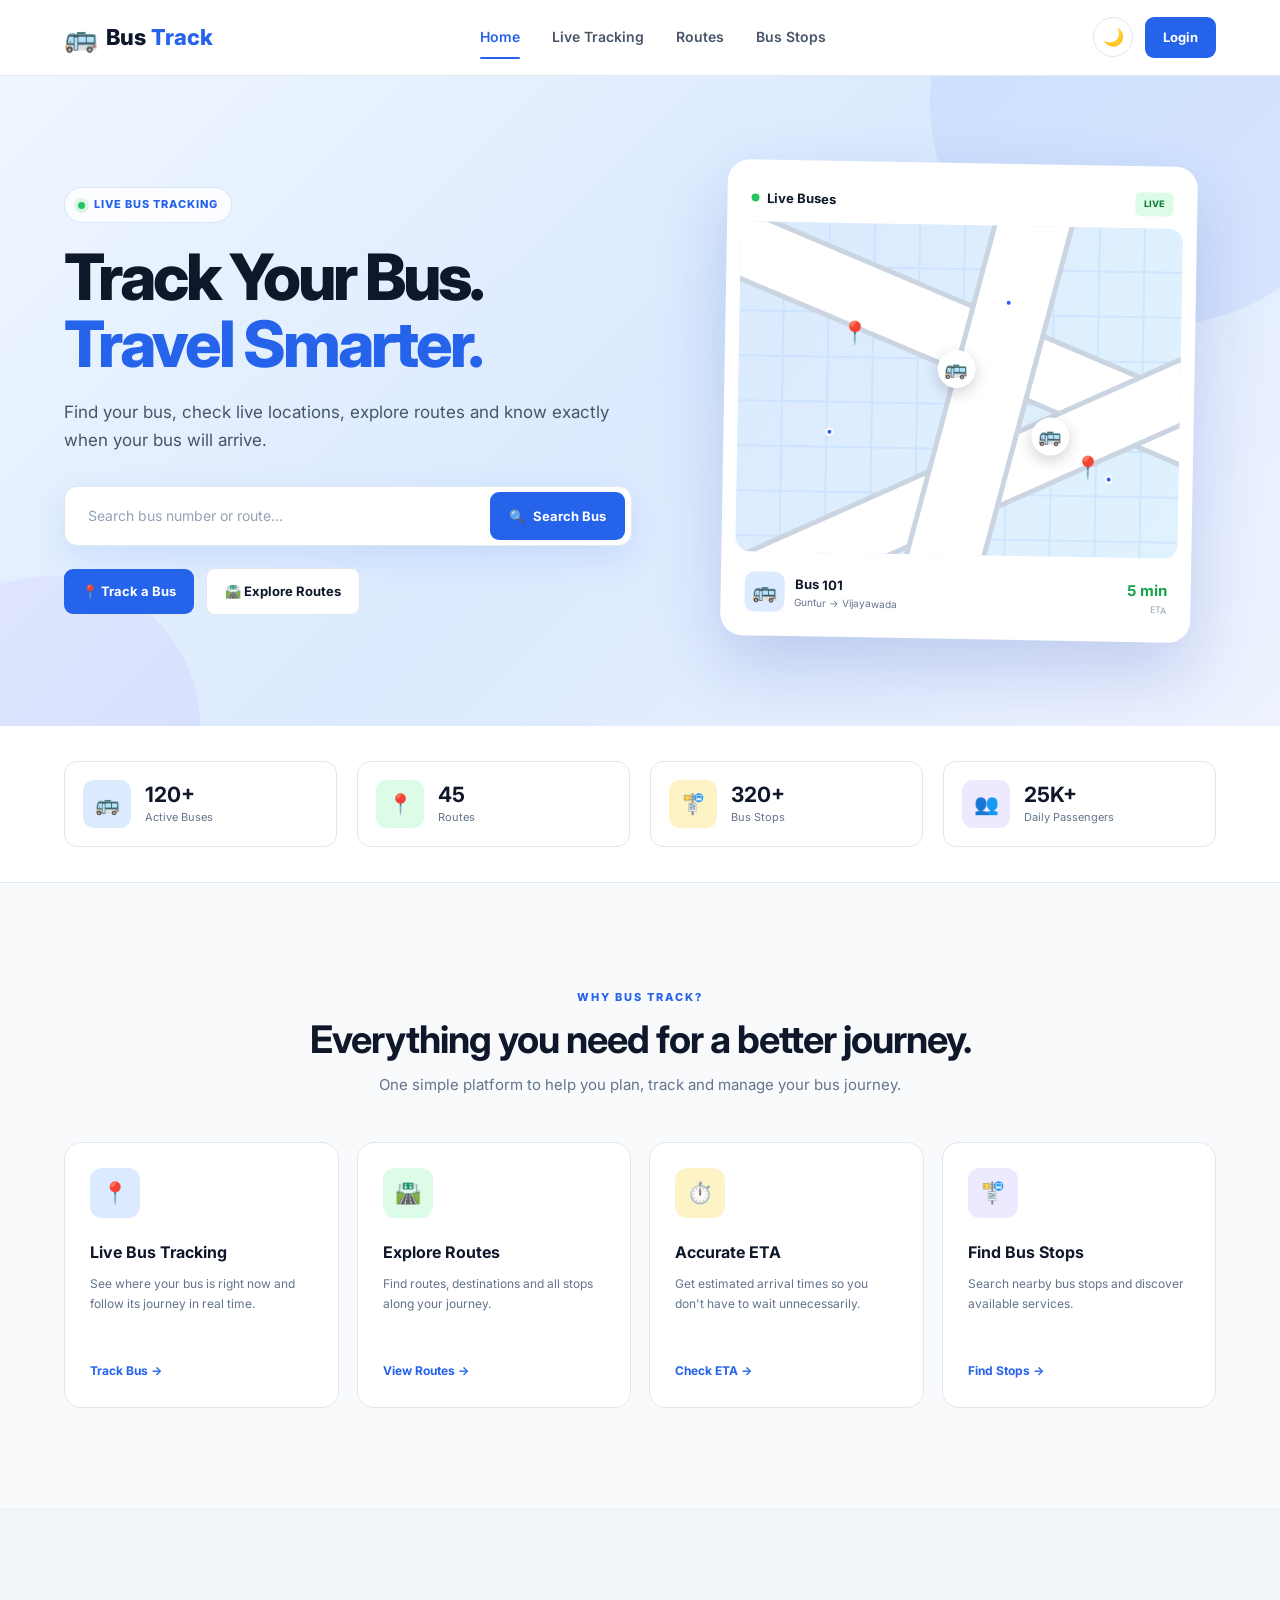
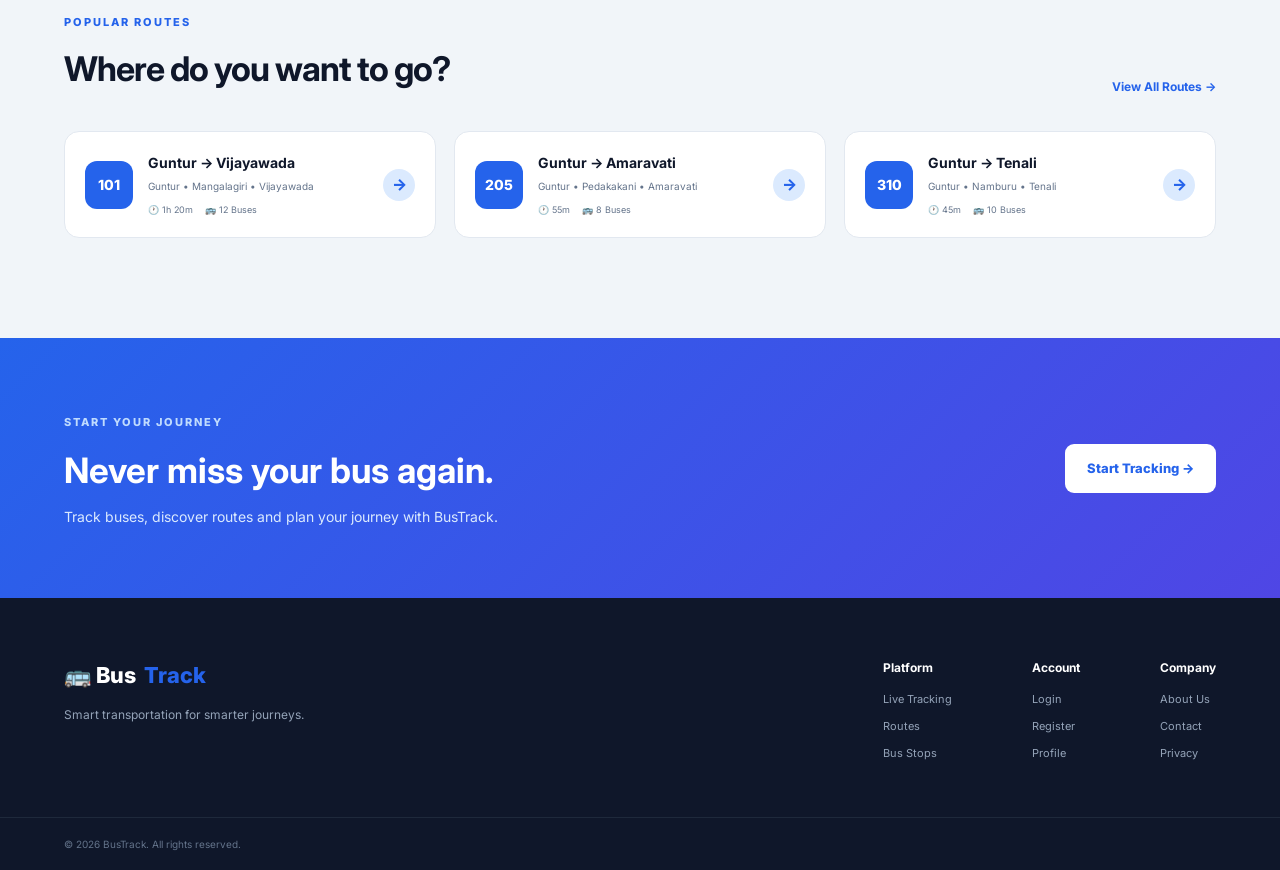
<file: index.html>
<!DOCTYPE html>
<html lang="en">

<head>

    <meta charset="UTF-8">

    <meta
        name="viewport"
        content="width=device-width, initial-scale=1.0"
    >

    <meta
        name="description"
        content="BusTrack - Smart Bus Tracking System"
    >

    <title>BusTrack - Smart Bus Tracking System</title>

    <!-- Main CSS -->
    <link
        rel="stylesheet"
        href="css/style.css"
    >

    <!-- Responsive CSS -->
    <link
        rel="stylesheet"
        href="css/responsive.css"
    >

</head>


<body>


    <!-- ==============================
         NAVBAR
    =============================== -->

    <header class="navbar">

        <div class="container navbar-container">


            <!-- Logo -->

            <a
                href="index.html"
                class="logo"
            >

                <span class="logo-icon">
                    🚌
                </span>

                <span>
                    Bus<span class="logo-highlight">
                        Track
                    </span>
                </span>

            </a>


            <!-- Navigation -->

            <nav class="nav-menu">

                <a
                    href="index.html"
                    class="nav-link active"
                >
                    Home
                </a>

                <a
                    href="pages/tracking.html"
                    class="nav-link"
                >
                    Live Tracking
                </a>

                <a
                    href="pages/routes.html"
                    class="nav-link"
                >
                    Routes
                </a>

                <a
                    href="pages/stops.html"
                    class="nav-link"
                >
                    Bus Stops
                </a>

            </nav>


            <!-- Right Side -->

            <div class="nav-actions">

                <button
                    class="theme-btn"
                    id="themeBtn"
                    title="Toggle dark mode"
                >
                    🌙
                </button>


                <a
                    href="pages/login.html"
                    class="login-btn"
                >
                    Login
                </a>

            </div>


            <!-- Mobile Menu -->

            <button
                class="mobile-menu-btn"
                id="mobileMenuBtn"
            >
                ☰
            </button>


        </div>

    </header>



    <!-- ==============================
         HERO SECTION
    =============================== -->

    <main>


        <section class="hero">

            <div class="container hero-container">


                <!-- Hero Content -->

                <div class="hero-content">


                    <div class="hero-badge">

                        <span class="live-dot"></span>

                        LIVE BUS TRACKING

                    </div>


                    <h1>

                        Track Your Bus.

                        <span>
                            Travel Smarter.
                        </span>

                    </h1>


                    <p class="hero-description">

                        Find your bus, check live locations,
                        explore routes and know exactly when
                        your bus will arrive.

                    </p>


                    <!-- Search -->

                    <div class="hero-search">

                        <input
                            type="text"
                            id="busSearch"
                            placeholder="Search bus number or route..."
                        >

                        <button
                            id="searchBtn"
                            class="search-btn"
                        >

                            🔍

                            <span>
                                Search Bus
                            </span>

                        </button>

                    </div>


                    <!-- Quick Actions -->

                    <div class="hero-actions">

                        <a
                            href="pages/tracking.html"
                            class="primary-btn"
                        >

                            📍 Track a Bus

                        </a>


                        <a
                            href="pages/routes.html"
                            class="secondary-btn"
                        >

                            🛣️ Explore Routes

                        </a>

                    </div>


                </div>


                <!-- Hero Visual -->

                <div class="hero-visual">


                    <div class="map-card">


                        <div class="map-header">

                            <div>

                                <span class="map-status-dot"></span>

                                <strong>
                                    Live Buses
                                </strong>

                            </div>

                            <span class="map-live">
                                LIVE
                            </span>

                        </div>


                        <!-- Fake Map -->

                        <div class="map-preview">


                            <div class="road road-1"></div>

                            <div class="road road-2"></div>

                            <div class="road road-3"></div>


                            <div class="map-location location-1">

                                <span>📍</span>

                            </div>


                            <div class="map-location location-2">

                                <span>📍</span>

                            </div>


                            <div class="bus-marker bus-marker-1">

                                🚌

                            </div>


                            <div class="bus-marker bus-marker-2">

                                🚌

                            </div>


                            <div class="map-stop stop-1"></div>

                            <div class="map-stop stop-2"></div>

                            <div class="map-stop stop-3"></div>


                        </div>


                        <!-- Bus info -->

                        <div class="map-bus-info">


                            <div class="bus-mini-icon">
                                🚌
                            </div>


                            <div class="bus-mini-details">

                                <strong>
                                    Bus 101
                                </strong>

                                <span>
                                    Guntur → Vijayawada
                                </span>

                            </div>


                            <div class="bus-eta">

                                <strong>
                                    5 min
                                </strong>

                                <span>
                                    ETA
                                </span>

                            </div>


                        </div>


                    </div>


                </div>


            </div>

        </section>



        <!-- ==============================
             STATISTICS
        =============================== -->

        <section class="stats-section">

            <div class="container stats-grid">


                <div class="stat-card">

                    <div class="stat-icon blue">
                        🚌
                    </div>

                    <div>

                        <h2>
                            120+
                        </h2>

                        <p>
                            Active Buses
                        </p>

                    </div>

                </div>


                <div class="stat-card">

                    <div class="stat-icon green">
                        📍
                    </div>

                    <div>

                        <h2>
                            45
                        </h2>

                        <p>
                            Routes
                        </p>

                    </div>

                </div>


                <div class="stat-card">

                    <div class="stat-icon orange">
                        🚏
                    </div>

                    <div>

                        <h2>
                            320+
                        </h2>

                        <p>
                            Bus Stops
                        </p>

                    </div>

                </div>


                <div class="stat-card">

                    <div class="stat-icon purple">
                        👥
                    </div>

                    <div>

                        <h2>
                            25K+
                        </h2>

                        <p>
                            Daily Passengers
                        </p>

                    </div>

                </div>


            </div>

        </section>



        <!-- ==============================
             FEATURES
        =============================== -->

        <section class="features-section">

            <div class="container">


                <div class="section-heading">

                    <span class="section-label">
                        WHY BUS TRACK?
                    </span>

                    <h2>
                        Everything you need
                        for a better journey.
                    </h2>

                    <p>
                        One simple platform to help you
                        plan, track and manage your bus journey.
                    </p>

                </div>


                <div class="features-grid">


                    <div class="feature-card">

                        <div class="feature-icon blue">
                            📍
                        </div>

                        <h3>
                            Live Bus Tracking
                        </h3>

                        <p>
                            See where your bus is right now
                            and follow its journey in real time.
                        </p>

                        <a href="pages/tracking.html">
                            Track Bus →
                        </a>

                    </div>


                    <div class="feature-card">

                        <div class="feature-icon green">
                            🛣️
                        </div>

                        <h3>
                            Explore Routes
                        </h3>

                        <p>
                            Find routes, destinations and
                            all stops along your journey.
                        </p>

                        <a href="pages/routes.html">
                            View Routes →
                        </a>

                    </div>


                    <div class="feature-card">

                        <div class="feature-icon orange">
                            ⏱️
                        </div>

                        <h3>
                            Accurate ETA
                        </h3>

                        <p>
                            Get estimated arrival times so
                            you don't have to wait unnecessarily.
                        </p>

                        <a href="pages/tracking.html">
                            Check ETA →
                        </a>

                    </div>


                    <div class="feature-card">

                        <div class="feature-icon purple">
                            🚏
                        </div>

                        <h3>
                            Find Bus Stops
                        </h3>

                        <p>
                            Search nearby bus stops and
                            discover available services.
                        </p>

                        <a href="pages/stops.html">
                            Find Stops →
                        </a>

                    </div>


                </div>

            </div>

        </section>



        <!-- ==============================
             POPULAR ROUTES
        =============================== -->

        <section class="routes-section">

            <div class="container">


                <div class="section-top">

                    <div>

                        <span class="section-label">
                            POPULAR ROUTES
                        </span>

                        <h2>
                            Where do you want to go?
                        </h2>

                    </div>


                    <a
                        href="pages/routes.html"
                        class="view-all"
                    >
                        View All Routes →
                    </a>

                </div>


                <div class="route-cards">


                    <!-- Route 1 -->

                    <div class="route-card">

                        <div class="route-number">
                            101
                        </div>


                        <div class="route-content">

                            <h3>
                                Guntur → Vijayawada
                            </h3>

                            <p>
                                Guntur • Mangalagiri •
                                Vijayawada
                            </p>


                            <div class="route-meta">

                                <span>
                                    🕐 1h 20m
                                </span>

                                <span>
                                    🚌 12 Buses
                                </span>

                            </div>

                        </div>


                        <a
                            href="pages/routes.html"
                            class="route-arrow"
                        >
                            →
                        </a>

                    </div>



                    <!-- Route 2 -->

                    <div class="route-card">

                        <div class="route-number">
                            205
                        </div>


                        <div class="route-content">

                            <h3>
                                Guntur → Amaravati
                            </h3>

                            <p>
                                Guntur • Pedakakani •
                                Amaravati
                            </p>


                            <div class="route-meta">

                                <span>
                                    🕐 55m
                                </span>

                                <span>
                                    🚌 8 Buses
                                </span>

                            </div>

                        </div>


                        <a
                            href="pages/routes.html"
                            class="route-arrow"
                        >
                            →
                        </a>

                    </div>



                    <!-- Route 3 -->

                    <div class="route-card">

                        <div class="route-number">
                            310
                        </div>


                        <div class="route-content">

                            <h3>
                                Guntur → Tenali
                            </h3>

                            <p>
                                Guntur • Namburu • Tenali
                            </p>


                            <div class="route-meta">

                                <span>
                                    🕐 45m
                                </span>

                                <span>
                                    🚌 10 Buses
                                </span>

                            </div>

                        </div>


                        <a
                            href="pages/routes.html"
                            class="route-arrow"
                        >
                            →
                        </a>

                    </div>


                </div>

            </div>

        </section>



        <!-- ==============================
             CTA
        =============================== -->

        <section class="cta-section">

            <div class="container cta-container">


                <div>

                    <span class="section-label">
                        START YOUR JOURNEY
                    </span>

                    <h2>
                        Never miss your bus again.
                    </h2>

                    <p>
                        Track buses, discover routes and
                        plan your journey with BusTrack.
                    </p>

                </div>


                <a
                    href="pages/tracking.html"
                    class="cta-btn"
                >

                    Start Tracking →

                </a>


            </div>

        </section>


    </main>



    <!-- ==============================
         FOOTER
    =============================== -->

    <footer class="footer">

        <div class="container footer-container">


            <div class="footer-brand">

                <a
                    href="index.html"
                    class="logo"
                >

                    🚌 Bus<span class="logo-highlight">
                        Track
                    </span>

                </a>

                <p>
                    Smart transportation for
                    smarter journeys.
                </p>

            </div>


            <div class="footer-links">

                <div>

                    <h4>
                        Platform
                    </h4>

                    <a href="pages/tracking.html">
                        Live Tracking
                    </a>

                    <a href="pages/routes.html">
                        Routes
                    </a>

                    <a href="pages/stops.html">
                        Bus Stops
                    </a>

                </div>


                <div>

                    <h4>
                        Account
                    </h4>

                    <a href="pages/login.html">
                        Login
                    </a>

                    <a href="pages/register.html">
                        Register
                    </a>

                    <a href="pages/profile.html">
                        Profile
                    </a>

                </div>


                <div>

                    <h4>
                        Company
                    </h4>

                    <a href="#">
                        About Us
                    </a>

                    <a href="#">
                        Contact
                    </a>

                    <a href="#">
                        Privacy
                    </a>

                </div>

            </div>


        </div>


        <div class="footer-bottom">

            <div class="container">

                <p>
                    © 2026 BusTrack. All rights reserved.
                </p>

            </div>

        </div>

    </footer>



    <!-- JavaScript -->

    <script src="js/app.js"></script>

</body>

</html>
</file>
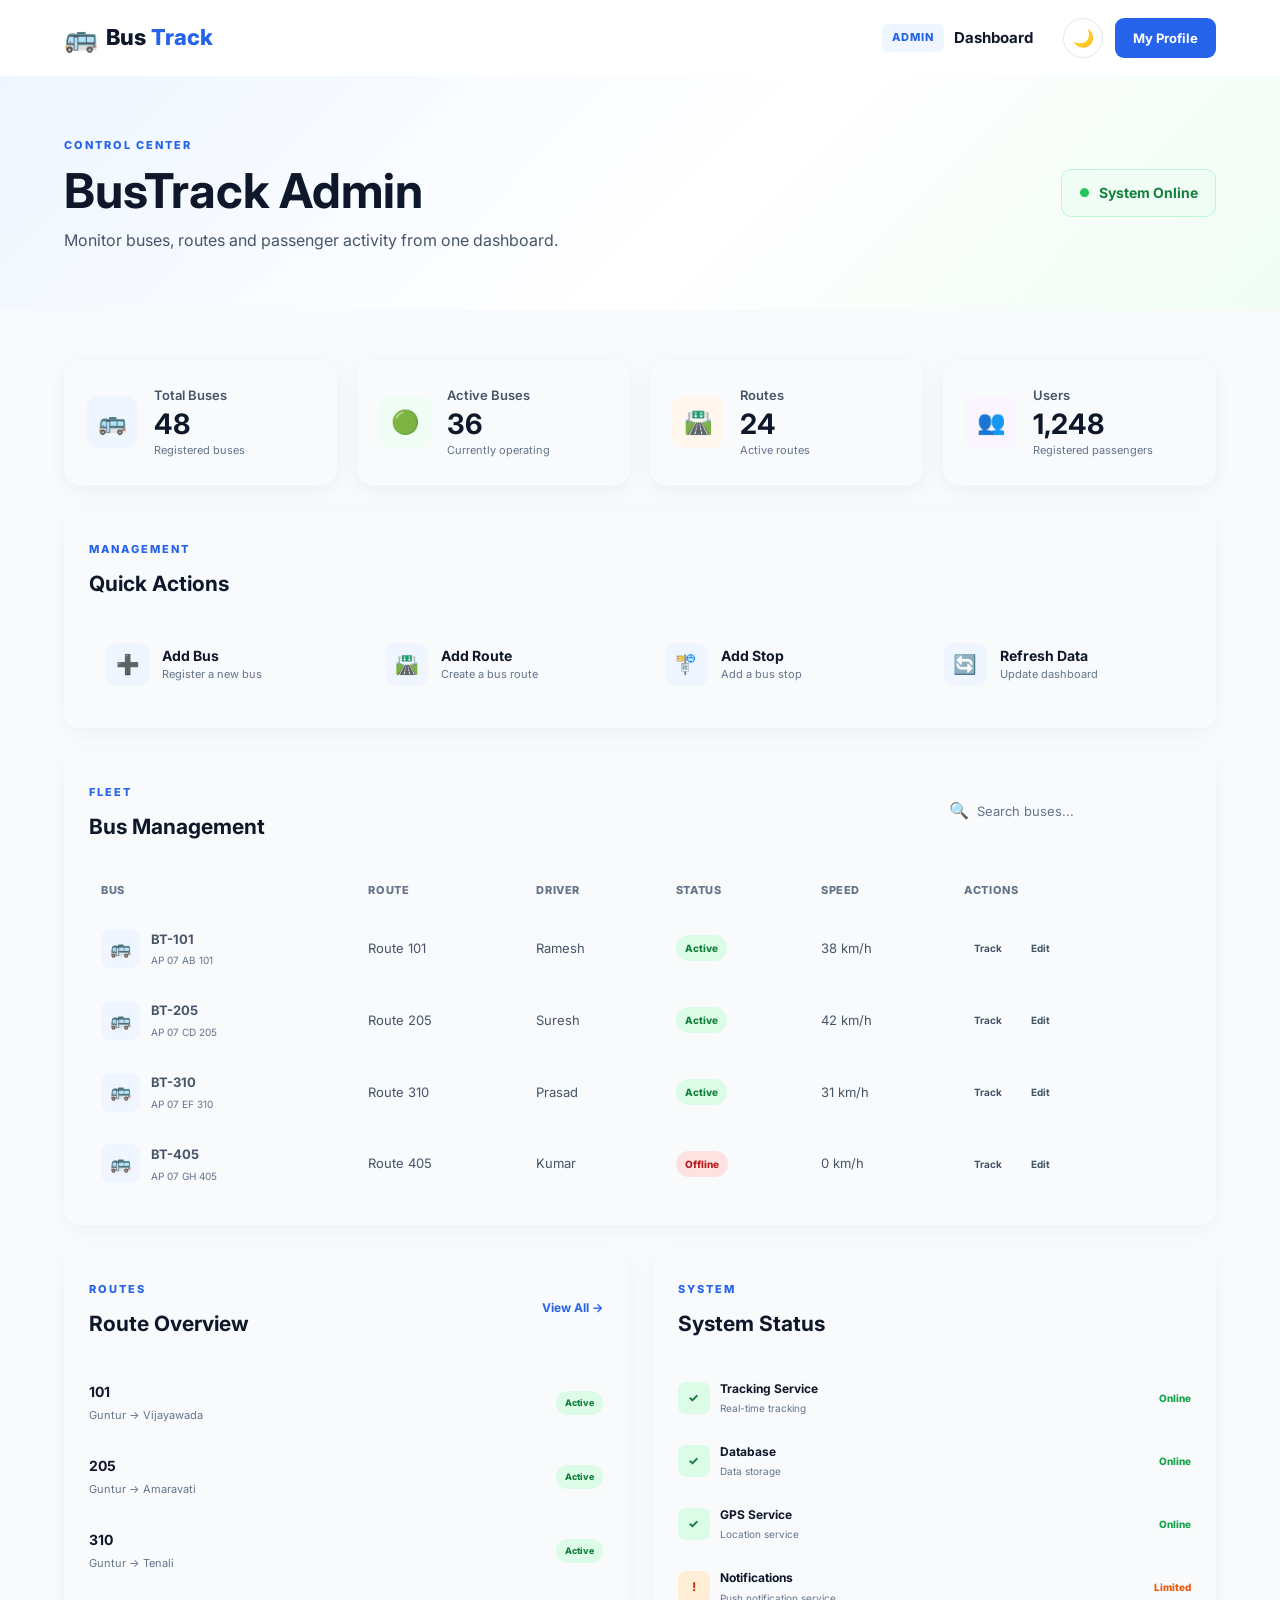
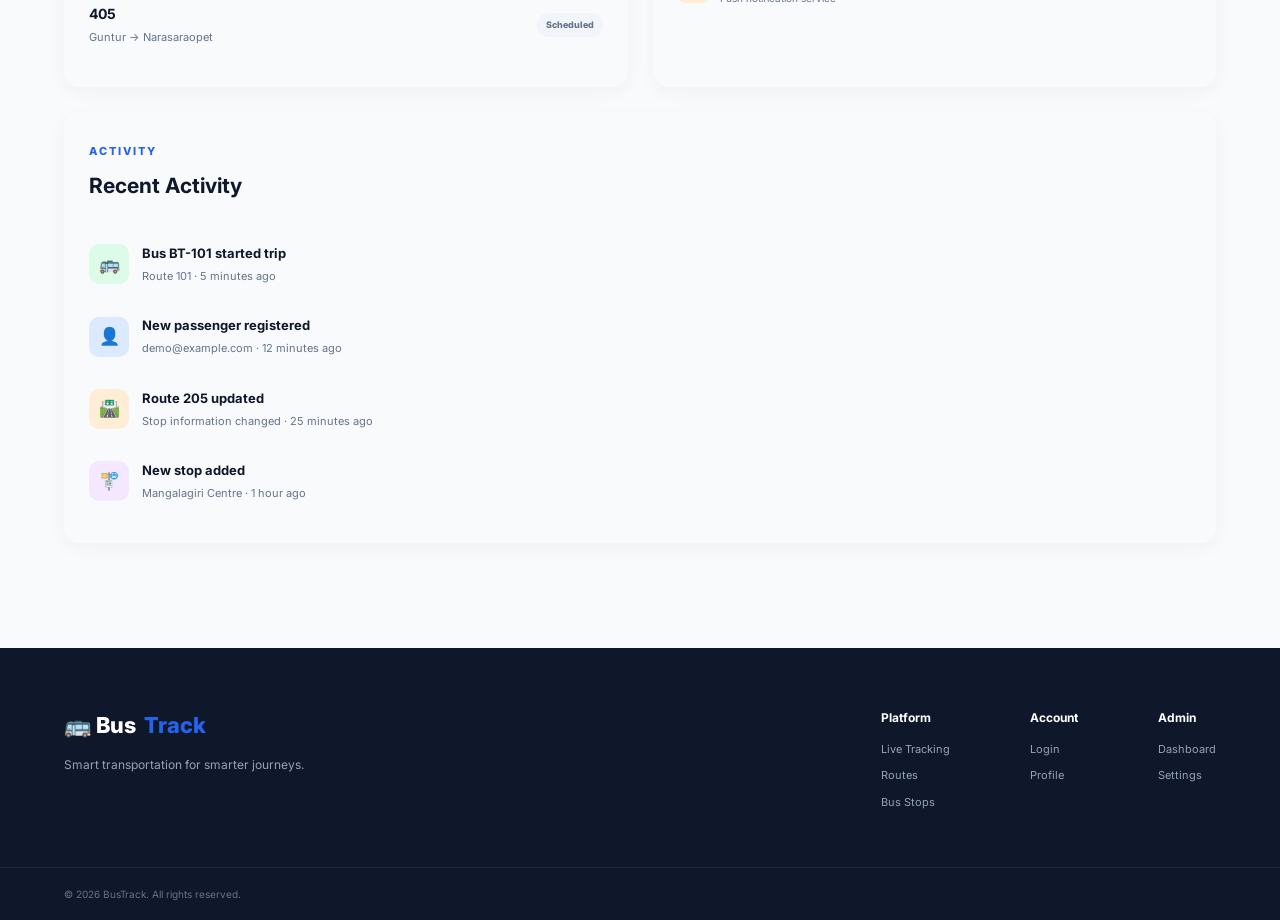
<file: pages/admin.html>
<!DOCTYPE html>
<html lang="en">

<head>

    <meta charset="UTF-8">

    <meta
        name="viewport"
        content="width=device-width, initial-scale=1.0"
    >

    <meta
        name="description"
        content="BusTrack administration dashboard"
    >

    <title>Admin Dashboard - BusTrack</title>

    <link
        rel="stylesheet"
        href="../css/style.css"
    >

    <link
        rel="stylesheet"
        href="../css/responsive.css"
    >

    <link
        rel="stylesheet"
        href="../css/admin.css"
    >

</head>


<body class="admin-page">


    <!-- =================================
         ADMIN NAVBAR
    ================================== -->

    <header class="navbar admin-navbar">

        <div class="container navbar-container">


            <a
                href="../index.html"
                class="logo"
            >

                <span class="logo-icon">
                    🚌
                </span>

                <span>
                    Bus<span class="logo-highlight">
                        Track
                    </span>
                </span>

            </a>


            <div class="admin-title">

                <span>
                    ADMIN
                </span>

                <strong>
                    Dashboard
                </strong>

            </div>


            <div class="nav-actions">

                <button
                    class="theme-btn"
                    id="themeBtn"
                    title="Toggle dark mode"
                >
                    🌙
                </button>

                <a
                    href="profile.html"
                    class="login-btn"
                >
                    My Profile
                </a>

            </div>


            <button
                class="mobile-menu-btn"
                id="mobileMenuBtn"
            >
                ☰
            </button>


        </div>

    </header>



    <!-- =================================
         MAIN
    ================================== -->

    <main>


        <!-- =================================
             ADMIN HERO
        ================================== -->

        <section class="admin-hero">

            <div class="container">

                <div class="admin-hero-content">

                    <div>

                        <span class="section-label">
                            CONTROL CENTER
                        </span>

                        <h1>
                            BusTrack Admin
                        </h1>

                        <p>
                            Monitor buses, routes and
                            passenger activity from one
                            dashboard.
                        </p>

                    </div>


                    <div class="admin-status">

                        <span class="status-dot">
                            ●
                        </span>

                        <span>
                            System Online
                        </span>

                    </div>

                </div>

            </div>

        </section>



        <!-- =================================
             DASHBOARD
        ================================== -->

        <section class="admin-section">

            <div class="container">


                <!-- =================================
                     STATISTICS
                ================================== -->

                <div class="admin-stats">


                    <div class="admin-stat-card">

                        <div class="admin-stat-icon blue">
                            🚌
                        </div>

                        <div>

                            <span>
                                Total Buses
                            </span>

                            <strong id="totalBuses">
                                48
                            </strong>

                            <small>
                                Registered buses
                            </small>

                        </div>

                    </div>


                    <div class="admin-stat-card">

                        <div class="admin-stat-icon green">
                            🟢
                        </div>

                        <div>

                            <span>
                                Active Buses
                            </span>

                            <strong id="activeBuses">
                                36
                            </strong>

                            <small>
                                Currently operating
                            </small>

                        </div>

                    </div>


                    <div class="admin-stat-card">

                        <div class="admin-stat-icon orange">
                            🛣️
                        </div>

                        <div>

                            <span>
                                Routes
                            </span>

                            <strong id="totalRoutes">
                                24
                            </strong>

                            <small>
                                Active routes
                            </small>

                        </div>

                    </div>


                    <div class="admin-stat-card">

                        <div class="admin-stat-icon purple">
                            👥
                        </div>

                        <div>

                            <span>
                                Users
                            </span>

                            <strong id="totalUsers">
                                1,248
                            </strong>

                            <small>
                                Registered passengers
                            </small>

                        </div>

                    </div>


                </div>



                <!-- =================================
                     QUICK ACTIONS
                ================================== -->

                <div class="admin-card">


                    <div class="admin-card-header">

                        <div>

                            <span class="section-label">
                                MANAGEMENT
                            </span>

                            <h2>
                                Quick Actions
                            </h2>

                        </div>

                    </div>


                    <div class="admin-actions">


                        <button
                            class="admin-action"
                            id="addBusBtn"
                        >

                            <span class="admin-action-icon">
                                ➕
                            </span>

                            <span>

                                <strong>
                                    Add Bus
                                </strong>

                                <small>
                                    Register a new bus
                                </small>

                            </span>

                        </button>


                        <button
                            class="admin-action"
                            id="addRouteBtn"
                        >

                            <span class="admin-action-icon">
                                🛣️
                            </span>

                            <span>

                                <strong>
                                    Add Route
                                </strong>

                                <small>
                                    Create a bus route
                                </small>

                            </span>

                        </button>


                        <button
                            class="admin-action"
                            id="addStopBtn"
                        >

                            <span class="admin-action-icon">
                                🚏
                            </span>

                            <span>

                                <strong>
                                    Add Stop
                                </strong>

                                <small>
                                    Add a bus stop
                                </small>

                            </span>

                        </button>


                        <button
                            class="admin-action"
                            id="refreshDataBtn"
                        >

                            <span class="admin-action-icon">
                                🔄
                            </span>

                            <span>

                                <strong>
                                    Refresh Data
                                </strong>

                                <small>
                                    Update dashboard
                                </small>

                            </span>

                        </button>


                    </div>

                </div>



                <!-- =================================
                     BUS MANAGEMENT
                ================================== -->

                <div class="admin-card">


                    <div class="admin-card-header">


                        <div>

                            <span class="section-label">
                                FLEET
                            </span>

                            <h2>
                                Bus Management
                            </h2>

                        </div>


                        <div class="admin-header-actions">

                            <div class="admin-search">

                                <span>
                                    🔍
                                </span>

                                <input
                                    type="text"
                                    id="busSearch"
                                    placeholder="Search buses..."
                                >

                            </div>

                        </div>


                    </div>



                    <div class="admin-table-wrapper">

                        <table class="admin-table">

                            <thead>

                                <tr>

                                    <th>
                                        Bus
                                    </th>

                                    <th>
                                        Route
                                    </th>

                                    <th>
                                        Driver
                                    </th>

                                    <th>
                                        Status
                                    </th>

                                    <th>
                                        Speed
                                    </th>

                                    <th>
                                        Actions
                                    </th>

                                </tr>

                            </thead>


                            <tbody id="busTableBody">


                                <tr data-bus="BT-101">

                                    <td>

                                        <div class="table-bus">

                                            <span class="table-bus-icon">
                                                🚌
                                            </span>

                                            <div>

                                                <strong>
                                                    BT-101
                                                </strong>

                                                <small>
                                                    AP 07 AB 101
                                                </small>

                                            </div>

                                        </div>

                                    </td>


                                    <td>
                                        Route 101
                                    </td>


                                    <td>
                                        Ramesh
                                    </td>


                                    <td>

                                        <span class="table-status active">
                                            Active
                                        </span>

                                    </td>


                                    <td>
                                        38 km/h
                                    </td>


                                    <td>

                                        <button
                                            class="table-btn track"
                                            data-bus-id="101"
                                        >
                                            Track
                                        </button>

                                        <button
                                            class="table-btn edit"
                                            data-bus-id="101"
                                        >
                                            Edit
                                        </button>

                                    </td>

                                </tr>



                                <tr data-bus="BT-205">

                                    <td>

                                        <div class="table-bus">

                                            <span class="table-bus-icon">
                                                🚌
                                            </span>

                                            <div>

                                                <strong>
                                                    BT-205
                                                </strong>

                                                <small>
                                                    AP 07 CD 205
                                                </small>

                                            </div>

                                        </div>

                                    </td>


                                    <td>
                                        Route 205
                                    </td>


                                    <td>
                                        Suresh
                                    </td>


                                    <td>

                                        <span class="table-status active">
                                            Active
                                        </span>

                                    </td>


                                    <td>
                                        42 km/h
                                    </td>


                                    <td>

                                        <button
                                            class="table-btn track"
                                            data-bus-id="205"
                                        >
                                            Track
                                        </button>

                                        <button
                                            class="table-btn edit"
                                            data-bus-id="205"
                                        >
                                            Edit
                                        </button>

                                    </td>

                                </tr>



                                <tr data-bus="BT-310">

                                    <td>

                                        <div class="table-bus">

                                            <span class="table-bus-icon">
                                                🚌
                                            </span>

                                            <div>

                                                <strong>
                                                    BT-310
                                                </strong>

                                                <small>
                                                    AP 07 EF 310
                                                </small>

                                            </div>

                                        </div>

                                    </td>


                                    <td>
                                        Route 310
                                    </td>


                                    <td>
                                        Prasad
                                    </td>


                                    <td>

                                        <span class="table-status active">
                                            Active
                                        </span>

                                    </td>


                                    <td>
                                        31 km/h
                                    </td>


                                    <td>

                                        <button
                                            class="table-btn track"
                                            data-bus-id="310"
                                        >
                                            Track
                                        </button>

                                        <button
                                            class="table-btn edit"
                                            data-bus-id="310"
                                        >
                                            Edit
                                        </button>

                                    </td>

                                </tr>



                                <tr data-bus="BT-405">

                                    <td>

                                        <div class="table-bus">

                                            <span class="table-bus-icon">
                                                🚌
                                            </span>

                                            <div>

                                                <strong>
                                                    BT-405
                                                </strong>

                                                <small>
                                                    AP 07 GH 405
                                                </small>

                                            </div>

                                        </div>

                                    </td>


                                    <td>
                                        Route 405
                                    </td>


                                    <td>
                                        Kumar
                                    </td>


                                    <td>

                                        <span class="table-status inactive">
                                            Offline
                                        </span>

                                    </td>


                                    <td>
                                        0 km/h
                                    </td>


                                    <td>

                                        <button
                                            class="table-btn track"
                                            data-bus-id="405"
                                        >
                                            Track
                                        </button>

                                        <button
                                            class="table-btn edit"
                                            data-bus-id="405"
                                        >
                                            Edit
                                        </button>

                                    </td>

                                </tr>



                            </tbody>

                        </table>

                    </div>


                </div>



                <!-- =================================
                     ROUTES + SYSTEM STATUS
                ================================== -->

                <div class="admin-two-column">


                    <!-- ROUTES -->

                    <div class="admin-card">


                        <div class="admin-card-header">

                            <div>

                                <span class="section-label">
                                    ROUTES
                                </span>

                                <h2>
                                    Route Overview
                                </h2>

                            </div>

                            <a
                                href="routes.html"
                                class="admin-view-link"
                            >
                                View All →
                            </a>

                        </div>


                        <div class="route-overview">


                            <div class="route-overview-item">

                                <div>

                                    <strong>
                                        101
                                    </strong>

                                    <span>
                                        Guntur → Vijayawada
                                    </span>

                                </div>

                                <span class="route-badge active">
                                    Active
                                </span>

                            </div>


                            <div class="route-overview-item">

                                <div>

                                    <strong>
                                        205
                                    </strong>

                                    <span>
                                        Guntur → Amaravati
                                    </span>

                                </div>

                                <span class="route-badge active">
                                    Active
                                </span>

                            </div>


                            <div class="route-overview-item">

                                <div>

                                    <strong>
                                        310
                                    </strong>

                                    <span>
                                        Guntur → Tenali
                                    </span>

                                </div>

                                <span class="route-badge active">
                                    Active
                                </span>

                            </div>


                            <div class="route-overview-item">

                                <div>

                                    <strong>
                                        405
                                    </strong>

                                    <span>
                                        Guntur → Narasaraopet
                                    </span>

                                </div>

                                <span class="route-badge">
                                    Scheduled
                                </span>

                            </div>


                        </div>


                    </div>



                    <!-- SYSTEM STATUS -->

                    <div class="admin-card">


                        <div class="admin-card-header">

                            <div>

                                <span class="section-label">
                                    SYSTEM
                                </span>

                                <h2>
                                    System Status
                                </h2>

                            </div>

                        </div>


                        <div class="system-status-list">


                            <div class="system-status-item">

                                <div>

                                    <span class="system-icon green">
                                        ✓
                                    </span>

                                    <div>

                                        <strong>
                                            Tracking Service
                                        </strong>

                                        <small>
                                            Real-time tracking
                                        </small>

                                    </div>

                                </div>

                                <span class="online">
                                    Online
                                </span>

                            </div>


                            <div class="system-status-item">

                                <div>

                                    <span class="system-icon green">
                                        ✓
                                    </span>

                                    <div>

                                        <strong>
                                            Database
                                        </strong>

                                        <small>
                                            Data storage
                                        </small>

                                    </div>

                                </div>

                                <span class="online">
                                    Online
                                </span>

                            </div>


                            <div class="system-status-item">

                                <div>

                                    <span class="system-icon green">
                                        ✓
                                    </span>

                                    <div>

                                        <strong>
                                            GPS Service
                                        </strong>

                                        <small>
                                            Location service
                                        </small>

                                    </div>

                                </div>

                                <span class="online">
                                    Online
                                </span>

                            </div>


                            <div class="system-status-item">

                                <div>

                                    <span class="system-icon orange">
                                        !
                                    </span>

                                    <div>

                                        <strong>
                                            Notifications
                                        </strong>

                                        <small>
                                            Push notification service
                                        </small>

                                    </div>

                                </div>

                                <span class="warning">
                                    Limited
                                </span>

                            </div>


                        </div>


                    </div>


                </div>



                <!-- =================================
                     RECENT ACTIVITY
                ================================== -->

                <div class="admin-card">


                    <div class="admin-card-header">

                        <div>

                            <span class="section-label">
                                ACTIVITY
                            </span>

                            <h2>
                                Recent Activity
                            </h2>

                        </div>

                    </div>


                    <div class="activity-list">


                        <div class="activity-item">

                            <div class="activity-icon green">
                                🚌
                            </div>

                            <div>

                                <strong>
                                    Bus BT-101 started trip
                                </strong>

                                <span>
                                    Route 101 · 5 minutes ago
                                </span>

                            </div>

                        </div>


                        <div class="activity-item">

                            <div class="activity-icon blue">
                                👤
                            </div>

                            <div>

                                <strong>
                                    New passenger registered
                                </strong>

                                <span>
                                    demo@example.com · 12 minutes ago
                                </span>

                            </div>

                        </div>


                        <div class="activity-item">

                            <div class="activity-icon orange">
                                🛣️
                            </div>

                            <div>

                                <strong>
                                    Route 205 updated
                                </strong>

                                <span>
                                    Stop information changed · 25 minutes ago
                                </span>

                            </div>

                        </div>


                        <div class="activity-item">

                            <div class="activity-icon purple">
                                🚏
                            </div>

                            <div>

                                <strong>
                                    New stop added
                                </strong>

                                <span>
                                    Mangalagiri Centre · 1 hour ago
                                </span>

                            </div>

                        </div>


                    </div>


                </div>


            </div>

        </section>


    </main>



    <!-- =================================
         FOOTER
    ================================== -->

    <footer class="footer">

        <div class="container footer-container">


            <div class="footer-brand">

                <a
                    href="../index.html"
                    class="logo"
                >
                    🚌 Bus<span class="logo-highlight">
                        Track
                    </span>
                </a>

                <p>
                    Smart transportation for
                    smarter journeys.
                </p>

            </div>


            <div class="footer-links">

                <div>

                    <h4>
                        Platform
                    </h4>

                    <a href="tracking.html">
                        Live Tracking
                    </a>

                    <a href="routes.html">
                        Routes
                    </a>

                    <a href="stops.html">
                        Bus Stops
                    </a>

                </div>


                <div>

                    <h4>
                        Account
                    </h4>

                    <a href="login.html">
                        Login
                    </a>

                    <a href="profile.html">
                        Profile
                    </a>

                </div>


                <div>

                    <h4>
                        Admin
                    </h4>

                    <a href="admin.html">
                        Dashboard
                    </a>

                    <a href="#">
                        Settings
                    </a>

                </div>

            </div>

        </div>


        <div class="footer-bottom">

            <div class="container">

                <p>
                    © 2026 BusTrack.
                    All rights reserved.
                </p>

            </div>

        </div>

    </footer>



    <!-- =================================
         JAVASCRIPT
    ================================== -->

    <script src="../js/app.js"></script>

    <script src="../js/admin.js"></script>


</body>

</html>
</file>
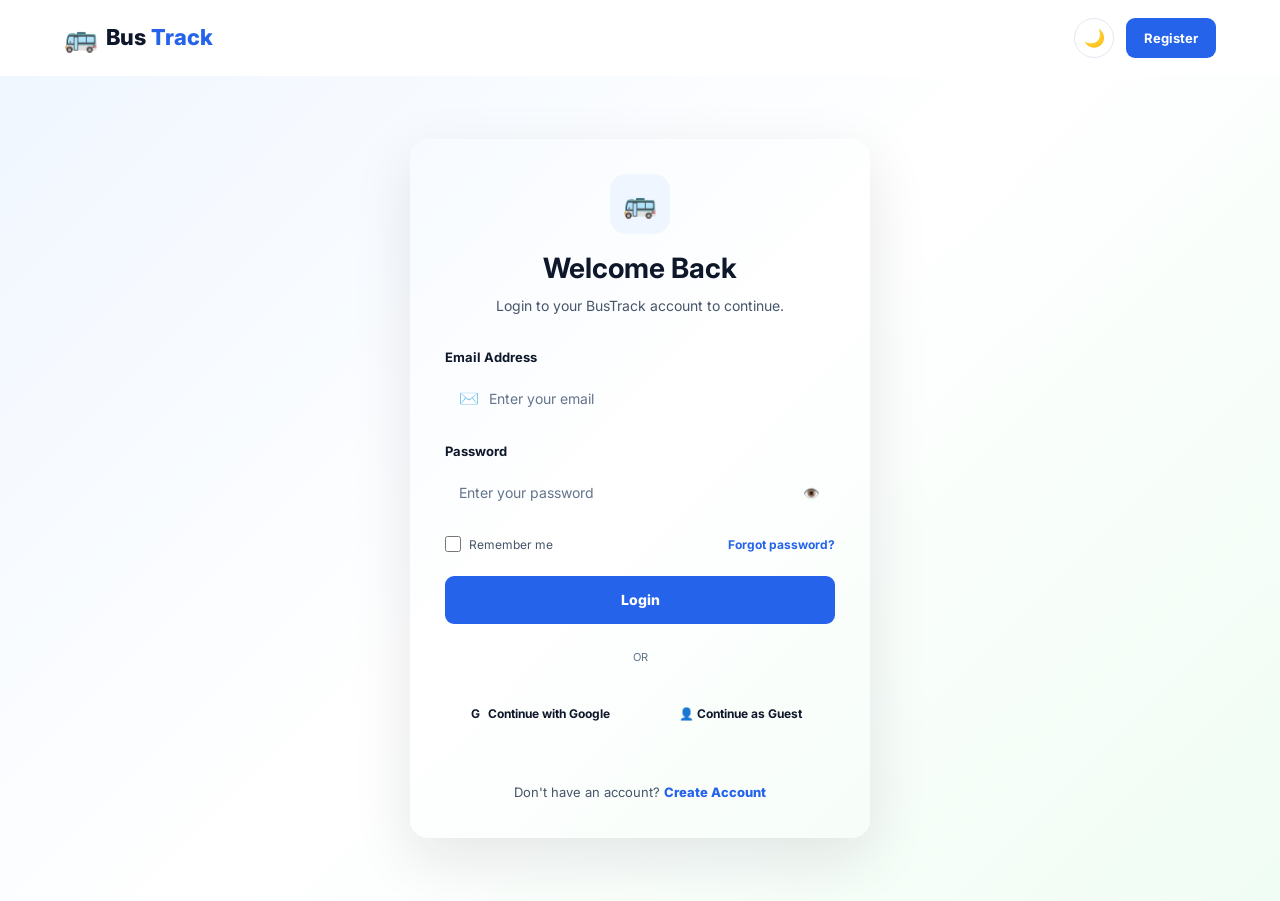
<file: pages/login.html>
<!DOCTYPE html>
<html lang="en">

<head>

    <meta charset="UTF-8">

    <meta
        name="viewport"
        content="width=device-width, initial-scale=1.0"
    >

    <meta
        name="description"
        content="Login to BusTrack"
    >

    <title>Login - BusTrack</title>

    <link
        rel="stylesheet"
        href="../css/style.css"
    >

    <link
        rel="stylesheet"
        href="../css/responsive.css"
    >

    <link
        rel="stylesheet"
        href="../css/auth.css"
    >

</head>


<body class="auth-page">


    <!-- =================================
         NAVBAR
    ================================== -->

    <header class="navbar auth-navbar">

        <div class="container navbar-container">


            <a
                href="../index.html"
                class="logo"
            >

                <span class="logo-icon">
                    🚌
                </span>

                <span>
                    Bus<span class="logo-highlight">
                        Track
                    </span>
                </span>

            </a>


            <div class="nav-actions">

                <button
                    class="theme-btn"
                    id="themeBtn"
                    title="Toggle dark mode"
                >
                    🌙
                </button>

                <a
                    href="register.html"
                    class="login-btn"
                >
                    Register
                </a>

            </div>


        </div>

    </header>



    <!-- =================================
         LOGIN
    ================================== -->

    <main class="auth-main">

        <div class="auth-container">


            <div class="auth-card">


                <!-- HEADER -->

                <div class="auth-header">

                    <div class="auth-icon">
                        🚌
                    </div>

                    <h1>
                        Welcome Back
                    </h1>

                    <p>
                        Login to your BusTrack account
                        to continue.
                    </p>

                </div>



                <!-- ERROR MESSAGE -->

                <div
                    class="form-error"
                    id="loginError"
                >
                </div>



                <!-- SUCCESS MESSAGE -->

                <div
                    class="form-success"
                    id="loginSuccess"
                >
                </div>



                <!-- FORM -->

                <form
                    class="auth-form"
                    id="loginForm"
                    novalidate
                >


                    <!-- EMAIL -->

                    <div class="form-group">

                        <label for="email">
                            Email Address
                        </label>

                        <div class="input-wrapper">

                            <span class="input-icon">
                                ✉️
                            </span>

                            <input
                                type="email"
                                id="email"
                                name="email"
                                placeholder="Enter your email"
                                autocomplete="email"
                                required
                            >

                        </div>

                        <span
                            class="validation-message"
                            id="emailError"
                        >
                            Please enter a valid email address.
                        </span>

                    </div>



                    <!-- PASSWORD -->

                    <div class="form-group">

                        <label for="password">
                            Password
                        </label>

                        <div class="password-wrapper">

                            <input
                                type="password"
                                id="password"
                                name="password"
                                placeholder="Enter your password"
                                autocomplete="current-password"
                                required
                            >

                            <button
                                type="button"
                                class="password-toggle"
                                id="passwordToggle"
                                aria-label="Show password"
                            >
                                👁️
                            </button>

                        </div>

                        <span
                            class="validation-message"
                            id="passwordError"
                        >
                            Please enter your password.
                        </span>

                    </div>



                    <!-- OPTIONS -->

                    <div class="form-row">

                        <div class="checkbox-group">

                            <input
                                type="checkbox"
                                id="rememberMe"
                                name="rememberMe"
                            >

                            <label for="rememberMe">
                                Remember me
                            </label>

                        </div>


                        <a
                            href="#"
                            class="forgot-link"
                            id="forgotPassword"
                        >
                            Forgot password?
                        </a>

                    </div>



                    <!-- SUBMIT -->

                    <button
                        type="submit"
                        class="auth-submit"
                        id="loginButton"
                    >

                        <span id="loginButtonText">
                            Login
                        </span>

                    </button>


                </form>



                <!-- DIVIDER -->

                <div class="auth-divider">
                    OR
                </div>



                <!-- SOCIAL LOGIN -->

                <div class="social-buttons">

                    <button
                        type="button"
                        class="social-btn"
                        id="googleLogin"
                    >
                        <span>G</span>
                        Continue with Google
                    </button>

                    <button
                        type="button"
                        class="social-btn"
                        id="guestLogin"
                    >
                        👤
                        Continue as Guest
                    </button>

                </div>



                <!-- FOOTER -->

                <div class="auth-footer">

                    <p>

                        Don't have an account?

                        <a href="register.html">
                            Create Account
                        </a>

                    </p>

                </div>


            </div>


        </div>

    </main>



    <!-- =================================
         JAVASCRIPT
    ================================== -->

    <script src="../js/app.js"></script>

    <script src="../js/auth.js"></script>


</body>

</html>
</file>
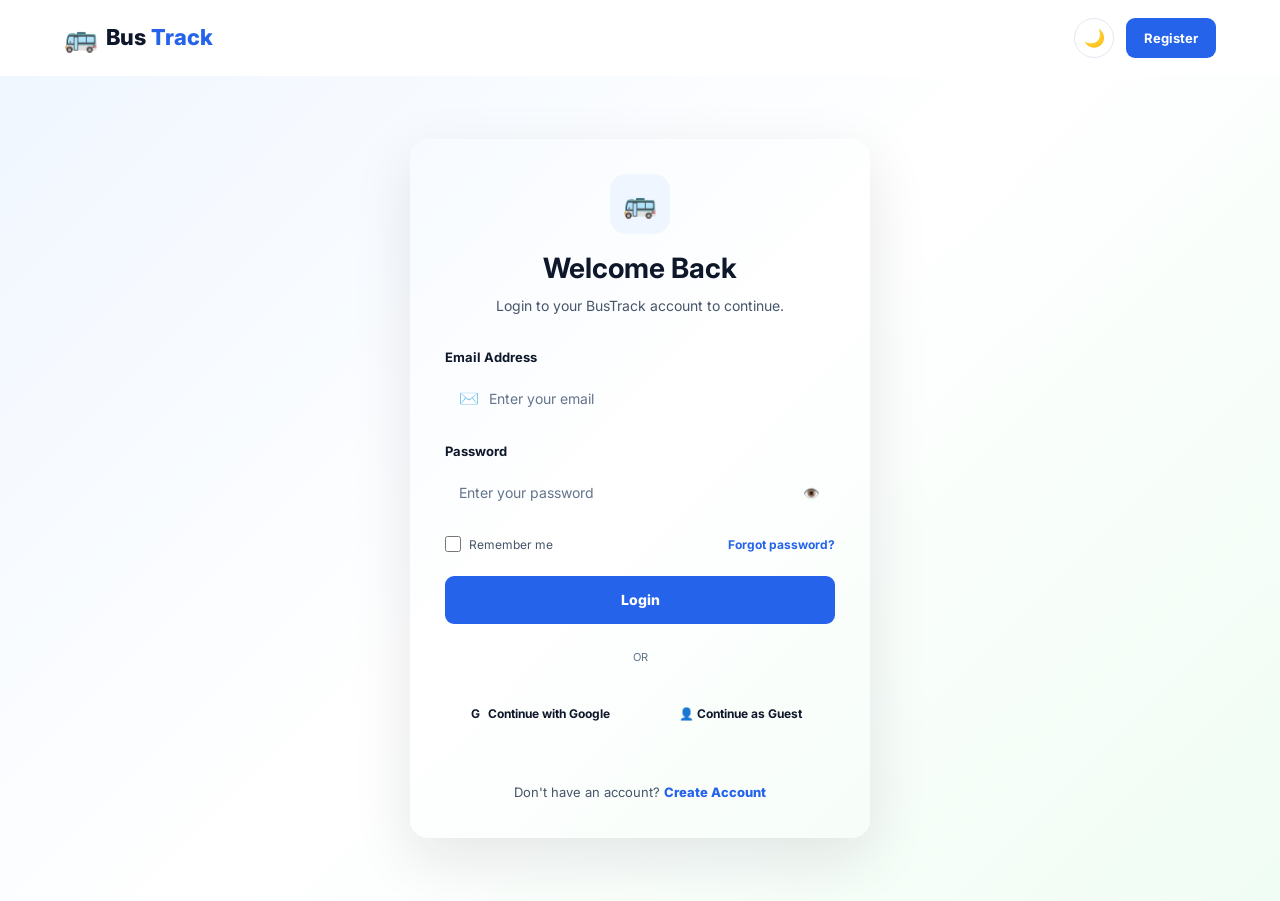
<file: pages/profile.html>
<!DOCTYPE html>
<html lang="en">

<head>

    <meta charset="UTF-8">

    <meta
        name="viewport"
        content="width=device-width, initial-scale=1.0"
    >

    <meta
        name="description"
        content="BusTrack user profile and dashboard"
    >

    <title>My Profile - BusTrack</title>

    <link
        rel="stylesheet"
        href="../css/style.css"
    >

    <link
        rel="stylesheet"
        href="../css/responsive.css"
    >

</head>


<body>


    <!-- =================================
         NAVBAR
    ================================== -->

    <header class="navbar">

        <div class="container navbar-container">


            <a
                href="../index.html"
                class="logo"
            >

                <span class="logo-icon">
                    🚌
                </span>

                <span>
                    Bus<span class="logo-highlight">
                        Track
                    </span>
                </span>

            </a>


            <nav class="nav-menu">

                <a
                    href="../index.html"
                    class="nav-link"
                >
                    Home
                </a>

                <a
                    href="tracking.html"
                    class="nav-link"
                >
                    Live Tracking
                </a>

                <a
                    href="routes.html"
                    class="nav-link"
                >
                    Routes
                </a>

                <a
                    href="stops.html"
                    class="nav-link"
                >
                    Bus Stops
                </a>

            </nav>


            <div class="nav-actions">

                <button
                    class="theme-btn"
                    id="themeBtn"
                    title="Toggle dark mode"
                >
                    🌙
                </button>

                <button
                    class="profile-nav-btn"
                    id="profileNavBtn"
                    type="button"
                >

                    <span id="navUserInitial">
                        U
                    </span>

                    <span id="navUserName">
                        User
                    </span>

                </button>

            </div>


            <button
                class="mobile-menu-btn"
                id="mobileMenuBtn"
            >
                ☰
            </button>


        </div>

    </header>



    <!-- =================================
         MAIN
    ================================== -->

    <main>


        <!-- =================================
             PROFILE HERO
        ================================== -->

        <section class="profile-hero">

            <div class="container">


                <div class="profile-header">


                    <div class="profile-avatar">
                        <span id="profileInitial">
                            U
                        </span>
                    </div>


                    <div class="profile-heading">

                        <span class="section-label">
                            MY ACCOUNT
                        </span>

                        <h1>
                            Hello,
                            <span id="profileName">
                                User
                            </span>
                            👋
                        </h1>

                        <p id="profileEmail">
                            user@example.com
                        </p>

                    </div>


                    <button
                        class="logout-btn"
                        id="logoutBtn"
                        type="button"
                    >
                        Logout
                    </button>


                </div>

            </div>

        </section>



        <!-- =================================
             PROFILE CONTENT
        ================================== -->

        <section class="profile-section">

            <div class="container">


                <div class="profile-grid">


                    <!-- =================================
                         ACCOUNT CARD
                    ================================== -->

                    <div class="profile-card">


                        <div class="profile-card-header">

                            <div>

                                <span class="section-label">
                                    ACCOUNT
                                </span>

                                <h2>
                                    Personal Information
                                </h2>

                            </div>

                            <span class="profile-card-icon">
                                👤
                            </span>

                        </div>


                        <div class="profile-details">


                            <div class="profile-detail">

                                <span>
                                    Full Name
                                </span>

                                <strong
                                    id="accountName"
                                >
                                    User
                                </strong>

                            </div>


                            <div class="profile-detail">

                                <span>
                                    Email
                                </span>

                                <strong
                                    id="accountEmail"
                                >
                                    user@example.com
                                </strong>

                            </div>


                            <div class="profile-detail">

                                <span>
                                    Account Type
                                </span>

                                <strong
                                    id="accountRole"
                                >
                                    Passenger
                                </strong>

                            </div>


                            <div class="profile-detail">

                                <span>
                                    Member Since
                                </span>

                                <strong
                                    id="accountCreated"
                                >
                                    2026
                                </strong>

                            </div>


                        </div>


                    </div>



                    <!-- =================================
                         QUICK ACTIONS
                    ================================== -->

                    <div class="profile-card">


                        <div class="profile-card-header">

                            <div>

                                <span class="section-label">
                                    QUICK ACTIONS
                                </span>

                                <h2>
                                    Get Started
                                </h2>

                            </div>

                            <span class="profile-card-icon">
                                ⚡
                            </span>

                        </div>


                        <div class="quick-actions">


                            <a
                                href="tracking.html"
                                class="quick-action"
                            >

                                <span class="quick-action-icon">
                                    🚌
                                </span>

                                <span>

                                    <strong>
                                        Track a Bus
                                    </strong>

                                    <small>
                                        View buses in real time
                                    </small>

                                </span>

                                <span>
                                    →
                                </span>

                            </a>


                            <a
                                href="routes.html"
                                class="quick-action"
                            >

                                <span class="quick-action-icon">
                                    🛣️
                                </span>

                                <span>

                                    <strong>
                                        Browse Routes
                                    </strong>

                                    <small>
                                        Find your bus route
                                    </small>

                                </span>

                                <span>
                                    →
                                </span>

                            </a>


                            <a
                                href="stops.html"
                                class="quick-action"
                            >

                                <span class="quick-action-icon">
                                    🚏
                                </span>

                                <span>

                                    <strong>
                                        Find Bus Stop
                                    </strong>

                                    <small>
                                        Search nearby stops
                                    </small>

                                </span>

                                <span>
                                    →
                                </span>

                            </a>


                        </div>


                    </div>


                </div>



                <!-- =================================
                     FAVORITES
                ================================== -->

                <div class="profile-card favorites-card">


                    <div class="profile-card-header">

                        <div>

                            <span class="section-label">
                                SAVED
                            </span>

                            <h2>
                                Favorite Routes
                            </h2>

                        </div>

                        <span class="profile-card-icon">
                            ⭐
                        </span>

                    </div>


                    <div
                        class="favorites-list"
                        id="favoritesList"
                    >


                        <!-- Favorite 1 -->

                        <div class="favorite-route">

                            <div class="favorite-route-icon">
                                🚌
                            </div>

                            <div class="favorite-route-info">

                                <strong>
                                    Route 101
                                </strong>

                                <span>
                                    Guntur → Vijayawada
                                </span>

                            </div>

                            <a
                                href="tracking.html?bus=101"
                                class="favorite-track"
                            >
                                Track →
                            </a>

                        </div>


                        <!-- Favorite 2 -->

                        <div class="favorite-route">

                            <div class="favorite-route-icon">
                                🚌
                            </div>

                            <div class="favorite-route-info">

                                <strong>
                                    Route 205
                                </strong>

                                <span>
                                    Guntur → Amaravati
                                </span>

                            </div>

                            <a
                                href="tracking.html?bus=205"
                                class="favorite-track"
                            >
                                Track →
                            </a>

                        </div>


                        <!-- Empty state -->

                        <div
                            class="favorites-empty"
                            id="favoritesEmpty"
                            style="display: none;"
                        >

                            <div>
                                ⭐
                            </div>

                            <h3>
                                No favorite routes
                            </h3>

                            <p>
                                Your saved routes will
                                appear here.
                            </p>

                            <a
                                href="routes.html"
                                class="primary-btn"
                            >
                                Browse Routes
                            </a>

                        </div>


                    </div>

                </div>



                <!-- =================================
                     TRAVEL STATISTICS
                ================================== -->

                <div class="profile-stats">


                    <div class="profile-stat-card">

                        <div class="profile-stat-icon">
                            🚌
                        </div>

                        <div>

                            <strong id="trackedBuses">
                                12
                            </strong>

                            <span>
                                Buses Tracked
                            </span>

                        </div>

                    </div>


                    <div class="profile-stat-card">

                        <div class="profile-stat-icon">
                            🛣️
                        </div>

                        <div>

                            <strong id="routesViewed">
                                8
                            </strong>

                            <span>
                                Routes Viewed
                            </span>

                        </div>

                    </div>


                    <div class="profile-stat-card">

                        <div class="profile-stat-icon">
                            🚏
                        </div>

                        <div>

                            <strong id="stopsVisited">
                                24
                            </strong>

                            <span>
                                Stops Viewed
                            </span>

                        </div>

                    </div>


                    <div class="profile-stat-card">

                        <div class="profile-stat-icon">
                            ⭐
                        </div>

                        <div>

                            <strong id="favoriteCount">
                                2
                            </strong>

                            <span>
                                Favorite Routes
                            </span>

                        </div>

                    </div>


                </div>



                <!-- =================================
                     ACCOUNT ACTIONS
                ================================== -->

                <div class="profile-card account-actions-card">


                    <div>

                        <span class="section-label">
                            ACCOUNT SETTINGS
                        </span>

                        <h2>
                            Manage Account
                        </h2>

                        <p>
                            Update your account or
                            sign out of BusTrack.
                        </p>

                    </div>


                    <div class="account-actions">

                        <button
                            type="button"
                            id="clearDataBtn"
                            class="secondary-btn"
                        >
                            Clear Local Data
                        </button>

                        <button
                            type="button"
                            id="profileLogoutBtn"
                            class="danger-btn"
                        >
                            Logout
                        </button>

                    </div>


                </div>


            </div>

        </section>


    </main>



    <!-- =================================
         FOOTER
    ================================== -->

    <footer class="footer">

        <div class="container footer-container">


            <div class="footer-brand">

                <a
                    href="../index.html"
                    class="logo"
                >
                    🚌 Bus<span class="logo-highlight">
                        Track
                    </span>
                </a>

                <p>
                    Smart transportation for
                    smarter journeys.
                </p>

            </div>


            <div class="footer-links">


                <div>

                    <h4>
                        Platform
                    </h4>

                    <a href="tracking.html">
                        Live Tracking
                    </a>

                    <a href="routes.html">
                        Routes
                    </a>

                    <a href="stops.html">
                        Bus Stops
                    </a>

                </div>


                <div>

                    <h4>
                        Account
                    </h4>

                    <a href="login.html">
                        Login
                    </a>

                    <a href="register.html">
                        Register
                    </a>

                    <a href="profile.html">
                        Profile
                    </a>

                </div>


                <div>

                    <h4>
                        Support
                    </h4>

                    <a href="#">
                        Help Center
                    </a>

                    <a href="#">
                        Contact
                    </a>

                    <a href="#">
                        Privacy
                    </a>

                </div>


            </div>

        </div>


        <div class="footer-bottom">

            <div class="container">

                <p>
                    © 2026 BusTrack.
                    All rights reserved.
                </p>

            </div>

        </div>

    </footer>



    <!-- =================================
         JAVASCRIPT
    ================================== -->

    <script src="../js/app.js"></script>

    <script src="../js/auth.js"></script>

    <script src="../js/profile.js"></script>


</body>

</html>
</file>
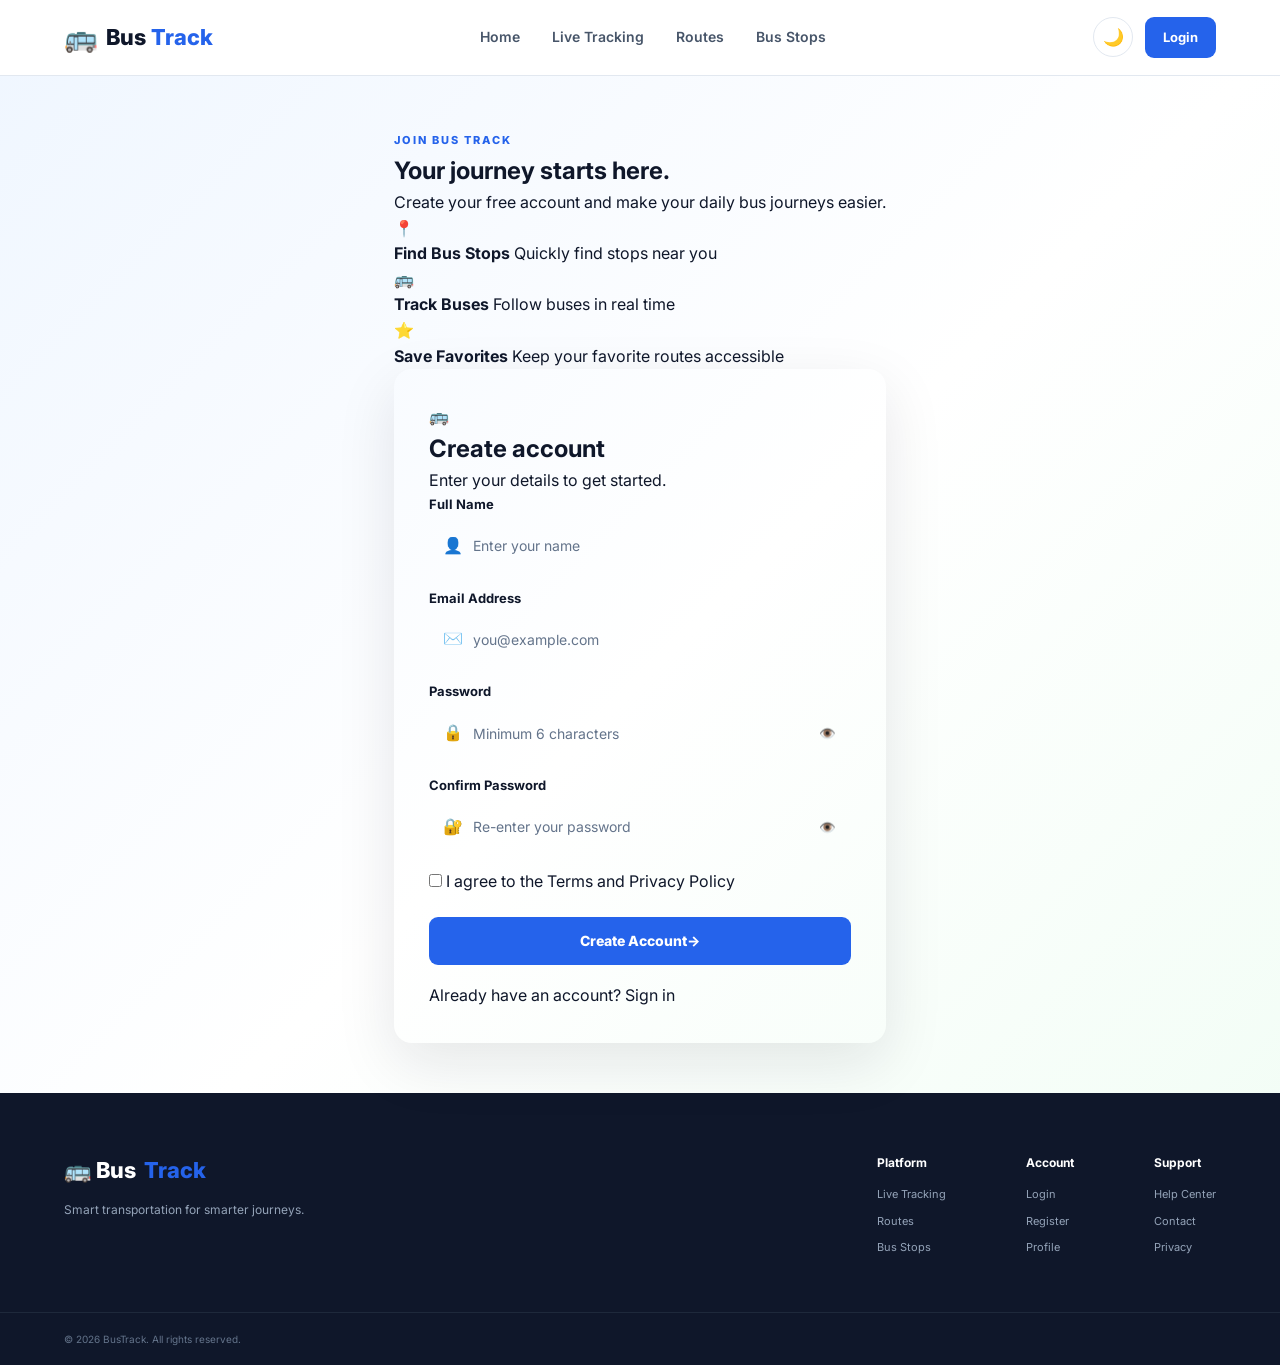
<file: pages/register.html>
<!DOCTYPE html>
<html lang="en">

<head>

    <meta charset="UTF-8">

    <meta
        name="viewport"
        content="width=device-width, initial-scale=1.0"
    >

    <meta
        name="description"
        content="Create your BusTrack account"
    >

    <title>Register - BusTrack</title>

    <link
        rel="stylesheet"
        href="../css/style.css"
    >

    <link
        rel="stylesheet"
        href="../css/responsive.css"
    >

    <link
        rel="stylesheet"
        href="../css/auth.css"
    >

</head>


<body class="auth-page">


    <!-- =================================
         NAVBAR
    ================================== -->

    <header class="navbar">

        <div class="container navbar-container">


            <a
                href="../index.html"
                class="logo"
            >

                <span class="logo-icon">
                    🚌
                </span>

                <span>
                    Bus<span class="logo-highlight">
                        Track
                    </span>
                </span>

            </a>


            <nav class="nav-menu">

                <a
                    href="../index.html"
                    class="nav-link"
                >
                    Home
                </a>

                <a
                    href="tracking.html"
                    class="nav-link"
                >
                    Live Tracking
                </a>

                <a
                    href="routes.html"
                    class="nav-link"
                >
                    Routes
                </a>

                <a
                    href="stops.html"
                    class="nav-link"
                >
                    Bus Stops
                </a>

            </nav>


            <div class="nav-actions">

                <button
                    class="theme-btn"
                    id="themeBtn"
                    title="Toggle dark mode"
                >
                    🌙
                </button>

                <a
                    href="login.html"
                    class="login-btn"
                >
                    Login
                </a>

            </div>


            <button
                class="mobile-menu-btn"
                id="mobileMenuBtn"
            >
                ☰
            </button>


        </div>

    </header>



    <!-- =================================
         REGISTER CONTENT
    ================================== -->

    <main class="auth-main">

        <section class="auth-section">

            <div class="container">

                <div class="auth-wrapper">


                    <!-- =================================
                         LEFT INFORMATION
                    ================================== -->

                    <div class="auth-info">

                        <div class="auth-info-content">

                            <span class="section-label">
                                JOIN BUS TRACK
                            </span>

                            <h1>
                                Your journey
                                <span>
                                    starts here.
                                </span>
                            </h1>

                            <p>
                                Create your free account
                                and make your daily bus
                                journeys easier.
                            </p>


                            <div class="auth-features">


                                <div class="auth-feature">

                                    <div class="auth-feature-icon">
                                        📍
                                    </div>

                                    <div>

                                        <strong>
                                            Find Bus Stops
                                        </strong>

                                        <span>
                                            Quickly find stops
                                            near you
                                        </span>

                                    </div>

                                </div>


                                <div class="auth-feature">

                                    <div class="auth-feature-icon">
                                        🚌
                                    </div>

                                    <div>

                                        <strong>
                                            Track Buses
                                        </strong>

                                        <span>
                                            Follow buses in
                                            real time
                                        </span>

                                    </div>

                                </div>


                                <div class="auth-feature">

                                    <div class="auth-feature-icon">
                                        ⭐
                                    </div>

                                    <div>

                                        <strong>
                                            Save Favorites
                                        </strong>

                                        <span>
                                            Keep your favorite
                                            routes accessible
                                        </span>

                                    </div>

                                </div>


                            </div>

                        </div>

                    </div>



                    <!-- =================================
                         REGISTER CARD
                    ================================== -->

                    <div class="auth-card">


                        <div class="auth-card-header">

                            <div class="auth-logo">
                                🚌
                            </div>

                            <h2>
                                Create account
                            </h2>

                            <p>
                                Enter your details to
                                get started.
                            </p>

                        </div>



                        <!-- REGISTER FORM -->

                        <form
                            id="registerForm"
                            class="auth-form"
                        >


                            <!-- NAME -->

                            <div class="form-group">

                                <label
                                    for="registerName"
                                >
                                    Full Name
                                </label>

                                <div class="input-wrapper">

                                    <span class="input-icon">
                                        👤
                                    </span>

                                    <input
                                        type="text"
                                        id="registerName"
                                        name="name"
                                        placeholder="Enter your name"
                                        autocomplete="name"
                                        required
                                    >

                                </div>

                                <small
                                    class="form-error"
                                ></small>

                            </div>



                            <!-- EMAIL -->

                            <div class="form-group">

                                <label
                                    for="registerEmail"
                                >
                                    Email Address
                                </label>

                                <div class="input-wrapper">

                                    <span class="input-icon">
                                        ✉️
                                    </span>

                                    <input
                                        type="email"
                                        id="registerEmail"
                                        name="email"
                                        placeholder="you@example.com"
                                        autocomplete="email"
                                        required
                                    >

                                </div>

                                <small
                                    class="form-error"
                                ></small>

                            </div>



                            <!-- PASSWORD -->

                            <div class="form-group">

                                <label
                                    for="registerPassword"
                                >
                                    Password
                                </label>

                                <div class="input-wrapper">

                                    <span class="input-icon">
                                        🔒
                                    </span>

                                    <input
                                        type="password"
                                        id="registerPassword"
                                        name="password"
                                        placeholder="Minimum 6 characters"
                                        autocomplete="new-password"
                                        minlength="6"
                                        required
                                    >

                                    <button
                                        type="button"
                                        class="password-toggle"
                                        id="registerPasswordToggle"
                                        aria-label="Show password"
                                    >
                                        👁️
                                    </button>

                                </div>

                                <small
                                    class="form-error"
                                ></small>

                            </div>



                            <!-- CONFIRM PASSWORD -->

                            <div class="form-group">

                                <label
                                    for="confirmPassword"
                                >
                                    Confirm Password
                                </label>

                                <div class="input-wrapper">

                                    <span class="input-icon">
                                        🔐
                                    </span>

                                    <input
                                        type="password"
                                        id="confirmPassword"
                                        name="confirmPassword"
                                        placeholder="Re-enter your password"
                                        autocomplete="new-password"
                                        required
                                    >

                                    <button
                                        type="button"
                                        class="password-toggle"
                                        id="confirmPasswordToggle"
                                        aria-label="Show password"
                                    >
                                        👁️
                                    </button>

                                </div>

                                <small
                                    class="form-error"
                                ></small>

                            </div>



                            <!-- TERMS -->

                            <div class="terms-row">

                                <label class="checkbox-label">

                                    <input
                                        type="checkbox"
                                        id="acceptTerms"
                                        required
                                    >

                                    <span>
                                        I agree to the
                                        <a href="#">
                                            Terms
                                        </a>
                                        and
                                        <a href="#">
                                            Privacy Policy
                                        </a>
                                    </span>

                                </label>

                            </div>



                            <!-- SUBMIT -->

                            <button
                                type="submit"
                                class="auth-submit"
                                id="registerButton"
                            >

                                <span>
                                    Create Account
                                </span>

                                <span>
                                    →
                                </span>

                            </button>



                            <!-- MESSAGE -->

                            <div
                                class="auth-message"
                                id="registerMessage"
                                role="alert"
                            ></div>


                        </form>



                        <!-- LOGIN -->

                        <p class="auth-switch">

                            Already have an account?

                            <a href="login.html">
                                Sign in
                            </a>

                        </p>


                    </div>


                </div>

            </div>

        </section>

    </main>



    <!-- =================================
         FOOTER
    ================================== -->

    <footer class="footer">

        <div class="container footer-container">


            <div class="footer-brand">

                <a
                    href="../index.html"
                    class="logo"
                >
                    🚌 Bus<span class="logo-highlight">
                        Track
                    </span>
                </a>

                <p>
                    Smart transportation for
                    smarter journeys.
                </p>

            </div>


            <div class="footer-links">


                <div>

                    <h4>
                        Platform
                    </h4>

                    <a href="tracking.html">
                        Live Tracking
                    </a>

                    <a href="routes.html">
                        Routes
                    </a>

                    <a href="stops.html">
                        Bus Stops
                    </a>

                </div>


                <div>

                    <h4>
                        Account
                    </h4>

                    <a href="login.html">
                        Login
                    </a>

                    <a href="register.html">
                        Register
                    </a>

                    <a href="profile.html">
                        Profile
                    </a>

                </div>


                <div>

                    <h4>
                        Support
                    </h4>

                    <a href="#">
                        Help Center
                    </a>

                    <a href="#">
                        Contact
                    </a>

                    <a href="#">
                        Privacy
                    </a>

                </div>


            </div>

        </div>


        <div class="footer-bottom">

            <div class="container">

                <p>
                    © 2026 BusTrack.
                    All rights reserved.
                </p>

            </div>

        </div>

    </footer>



    <!-- =================================
         JAVASCRIPT
    ================================== -->

    <script src="../js/app.js"></script>

    <script src="../js/auth.js"></script>


    <!-- Registration password toggles -->

    <script>

        document.addEventListener(
            "DOMContentLoaded",
            () => {

                setupRegisterPasswordToggle(
                    "registerPassword",
                    "registerPasswordToggle"
                );


                setupRegisterPasswordToggle(
                    "confirmPassword",
                    "confirmPasswordToggle"
                );

            }
        );


        function setupRegisterPasswordToggle(
            inputId,
            buttonId
        ) {

            const input =
                document.getElementById(
                    inputId
                );

            const button =
                document.getElementById(
                    buttonId
                );


            if (!input || !button) {
                return;
            }


            button.addEventListener(
                "click",
                () => {

                    if (
                        input.type ===
                        "password"
                    ) {

                        input.type =
                            "text";

                        button.textContent =
                            "🙈";

                    } else {

                        input.type =
                            "password";

                        button.textContent =
                            "👁️";

                    }

                }
            );

        }

    </script>


</body>

</html>
</file>
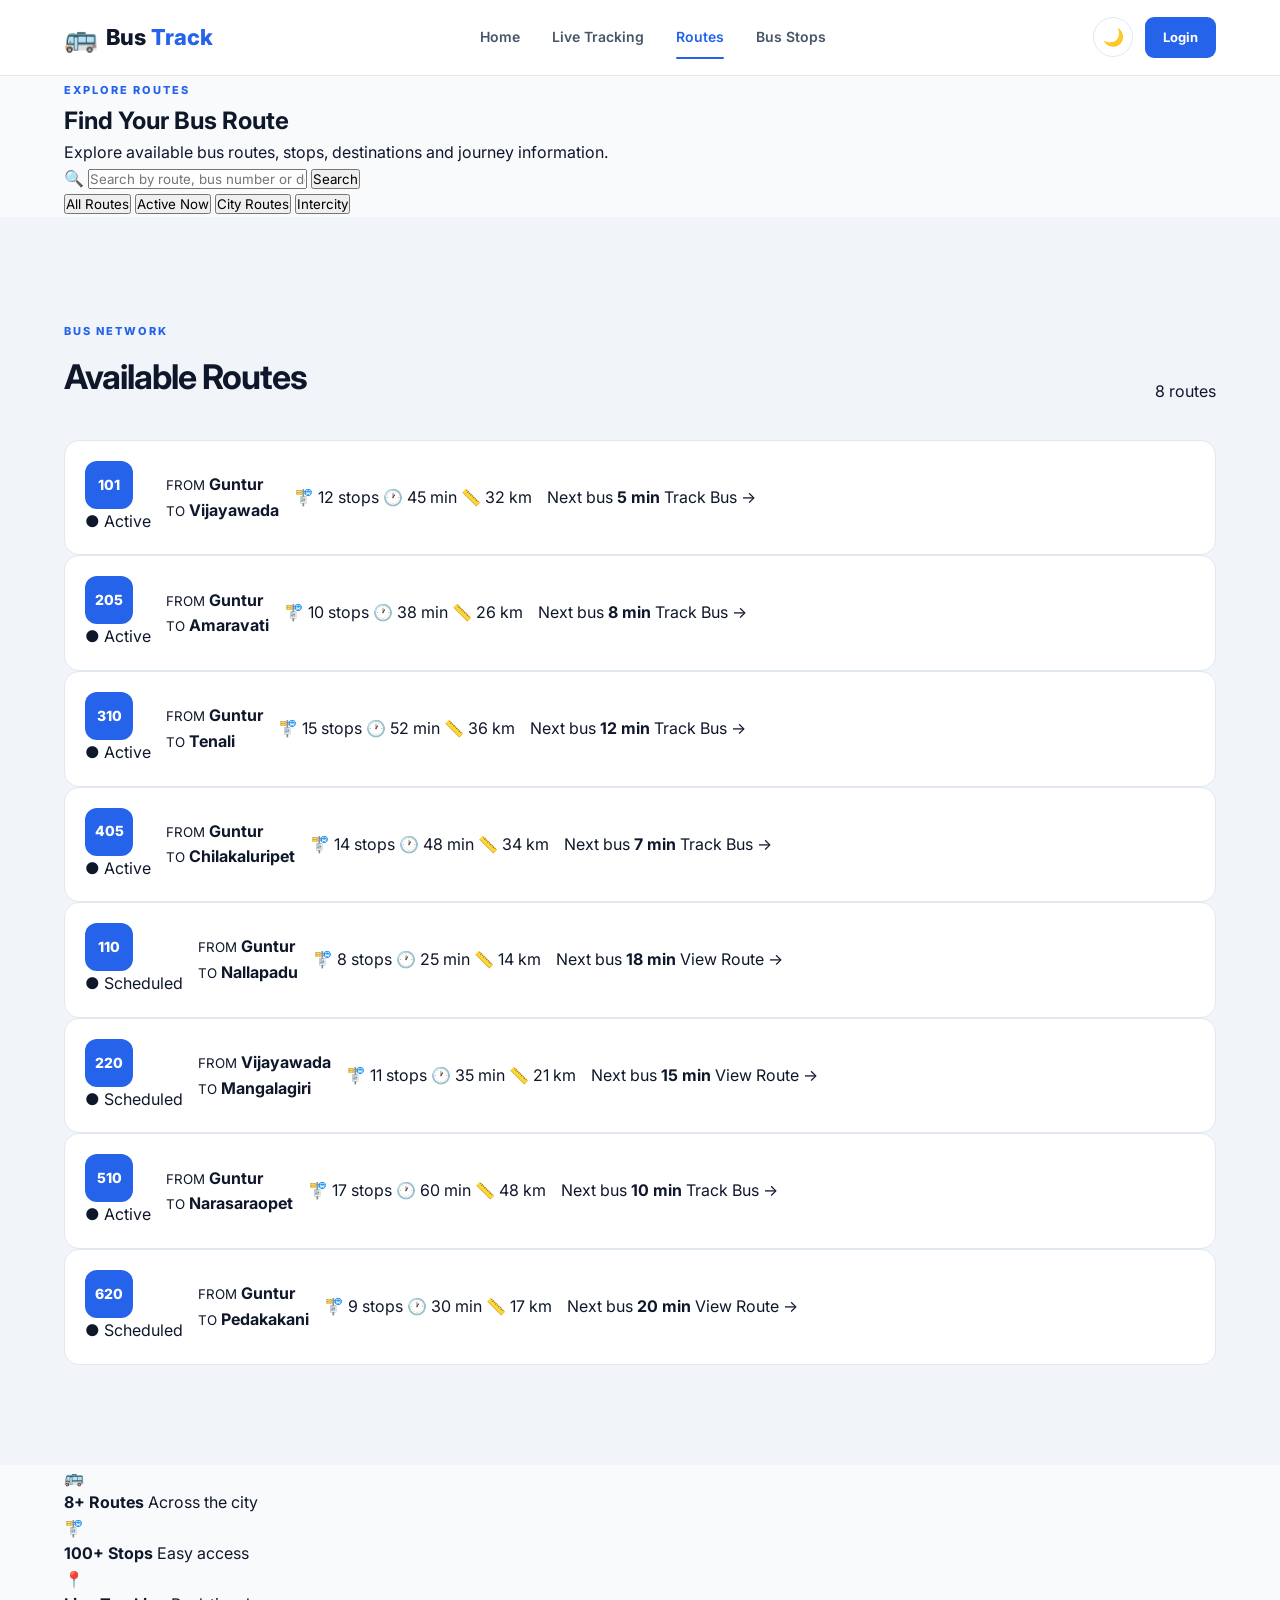
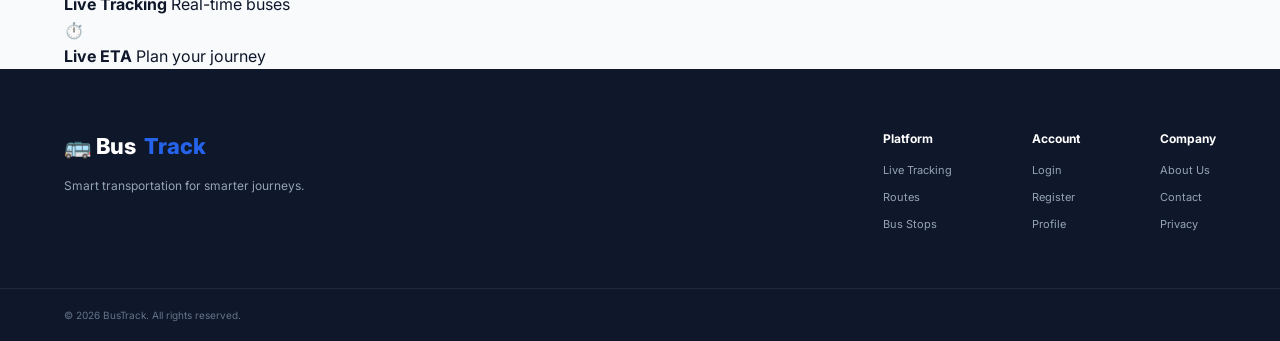
<file: pages/routes.html>
<!DOCTYPE html>
<html lang="en">

<head>

    <meta charset="UTF-8">

    <meta
        name="viewport"
        content="width=device-width, initial-scale=1.0"
    >

    <meta
        name="description"
        content="Browse BusTrack bus routes"
    >

    <title>Bus Routes - BusTrack</title>

    <link
        rel="stylesheet"
        href="../css/style.css"
    >

    <link
        rel="stylesheet"
        href="../css/responsive.css"
    >

</head>


<body>


    <!-- =================================
         NAVBAR
    ================================== -->

    <header class="navbar">

        <div class="container navbar-container">


            <a
                href="../index.html"
                class="logo"
            >

                <span class="logo-icon">
                    🚌
                </span>

                <span>
                    Bus<span class="logo-highlight">
                        Track
                    </span>
                </span>

            </a>


            <nav class="nav-menu">

                <a
                    href="../index.html"
                    class="nav-link"
                >
                    Home
                </a>

                <a
                    href="tracking.html"
                    class="nav-link"
                >
                    Live Tracking
                </a>

                <a
                    href="routes.html"
                    class="nav-link active"
                >
                    Routes
                </a>

                <a
                    href="stops.html"
                    class="nav-link"
                >
                    Bus Stops
                </a>

            </nav>


            <div class="nav-actions">

                <button
                    class="theme-btn"
                    id="themeBtn"
                    title="Toggle dark mode"
                >
                    🌙
                </button>

                <a
                    href="login.html"
                    class="login-btn"
                >
                    Login
                </a>

            </div>


            <button
                class="mobile-menu-btn"
                id="mobileMenuBtn"
            >
                ☰
            </button>


        </div>

    </header>



    <!-- =================================
         ROUTES PAGE
    ================================== -->

    <main>


        <!-- =================================
             PAGE HERO
        ================================== -->

        <section class="page-hero">

            <div class="container">

                <div class="page-hero-content">

                    <span class="section-label">
                        EXPLORE ROUTES
                    </span>

                    <h1>
                        Find Your Bus Route
                    </h1>

                    <p>
                        Explore available bus routes,
                        stops, destinations and journey
                        information.
                    </p>

                </div>

            </div>

        </section>



        <!-- =================================
             SEARCH
        ================================== -->

        <section class="routes-search-section">

            <div class="container">

                <div class="routes-search-box">

                    <span>
                        🔍
                    </span>

                    <input
                        type="text"
                        id="routeSearch"
                        placeholder="Search by route, bus number or destination..."
                    >

                    <button
                        id="routeSearchBtn"
                    >
                        Search
                    </button>

                </div>


                <div class="route-filters">

                    <button
                        class="route-filter active"
                        data-filter="all"
                    >
                        All Routes
                    </button>

                    <button
                        class="route-filter"
                        data-filter="active"
                    >
                        Active Now
                    </button>

                    <button
                        class="route-filter"
                        data-filter="city"
                    >
                        City Routes
                    </button>

                    <button
                        class="route-filter"
                        data-filter="intercity"
                    >
                        Intercity
                    </button>

                </div>

            </div>

        </section>



        <!-- =================================
             ROUTES LIST
        ================================== -->

        <section class="routes-section">

            <div class="container">


                <div class="section-top">

                    <div>

                        <span class="section-label">
                            BUS NETWORK
                        </span>

                        <h2>
                            Available Routes
                        </h2>

                    </div>

                    <span
                        class="route-count"
                        id="routeCount"
                    >
                        8 routes
                    </span>

                </div>



                <div
                    class="routes-grid"
                    id="routesGrid"
                >


                    <!-- =========================
                         ROUTE 101
                    ========================== -->

                    <article
                        class="route-card"
                        data-route="101"
                        data-type="intercity"
                    >

                        <div class="route-card-header">

                            <div class="route-number">
                                101
                            </div>

                            <span class="route-status active">
                                ● Active
                            </span>

                        </div>


                        <div class="route-path">

                            <div class="route-location">

                                <span class="route-dot start"></span>

                                <div>

                                    <small>
                                        FROM
                                    </small>

                                    <strong>
                                        Guntur
                                    </strong>

                                </div>

                            </div>


                            <div class="route-line"></div>


                            <div class="route-location">

                                <span class="route-dot end"></span>

                                <div>

                                    <small>
                                        TO
                                    </small>

                                    <strong>
                                        Vijayawada
                                    </strong>

                                </div>

                            </div>

                        </div>


                        <div class="route-details">

                            <span>
                                🚏 12 stops
                            </span>

                            <span>
                                🕐 45 min
                            </span>

                            <span>
                                📏 32 km
                            </span>

                        </div>


                        <div class="route-card-footer">

                            <span>
                                Next bus
                                <strong>5 min</strong>
                            </span>

                            <a
                                href="tracking.html?bus=101"
                                class="route-view-btn"
                            >
                                Track Bus →
                            </a>

                        </div>

                    </article>



                    <!-- =========================
                         ROUTE 205
                    ========================== -->

                    <article
                        class="route-card"
                        data-route="205"
                        data-type="intercity"
                    >

                        <div class="route-card-header">

                            <div class="route-number">
                                205
                            </div>

                            <span class="route-status active">
                                ● Active
                            </span>

                        </div>


                        <div class="route-path">

                            <div class="route-location">

                                <span class="route-dot start"></span>

                                <div>

                                    <small>
                                        FROM
                                    </small>

                                    <strong>
                                        Guntur
                                    </strong>

                                </div>

                            </div>


                            <div class="route-line"></div>


                            <div class="route-location">

                                <span class="route-dot end"></span>

                                <div>

                                    <small>
                                        TO
                                    </small>

                                    <strong>
                                        Amaravati
                                    </strong>

                                </div>

                            </div>

                        </div>


                        <div class="route-details">

                            <span>
                                🚏 10 stops
                            </span>

                            <span>
                                🕐 38 min
                            </span>

                            <span>
                                📏 26 km
                            </span>

                        </div>


                        <div class="route-card-footer">

                            <span>
                                Next bus
                                <strong>8 min</strong>
                            </span>

                            <a
                                href="tracking.html?bus=205"
                                class="route-view-btn"
                            >
                                Track Bus →
                            </a>

                        </div>

                    </article>



                    <!-- =========================
                         ROUTE 310
                    ========================== -->

                    <article
                        class="route-card"
                        data-route="310"
                        data-type="city"
                    >

                        <div class="route-card-header">

                            <div class="route-number">
                                310
                            </div>

                            <span class="route-status active">
                                ● Active
                            </span>

                        </div>


                        <div class="route-path">

                            <div class="route-location">

                                <span class="route-dot start"></span>

                                <div>

                                    <small>
                                        FROM
                                    </small>

                                    <strong>
                                        Guntur
                                    </strong>

                                </div>

                            </div>


                            <div class="route-line"></div>


                            <div class="route-location">

                                <span class="route-dot end"></span>

                                <div>

                                    <small>
                                        TO
                                    </small>

                                    <strong>
                                        Tenali
                                    </strong>

                                </div>

                            </div>

                        </div>


                        <div class="route-details">

                            <span>
                                🚏 15 stops
                            </span>

                            <span>
                                🕐 52 min
                            </span>

                            <span>
                                📏 36 km
                            </span>

                        </div>


                        <div class="route-card-footer">

                            <span>
                                Next bus
                                <strong>12 min</strong>
                            </span>

                            <a
                                href="tracking.html?bus=310"
                                class="route-view-btn"
                            >
                                Track Bus →
                            </a>

                        </div>

                    </article>



                    <!-- =========================
                         ROUTE 405
                    ========================== -->

                    <article
                        class="route-card"
                        data-route="405"
                        data-type="intercity"
                    >

                        <div class="route-card-header">

                            <div class="route-number">
                                405
                            </div>

                            <span class="route-status active">
                                ● Active
                            </span>

                        </div>


                        <div class="route-path">

                            <div class="route-location">

                                <span class="route-dot start"></span>

                                <div>

                                    <small>
                                        FROM
                                    </small>

                                    <strong>
                                        Guntur
                                    </strong>

                                </div>

                            </div>


                            <div class="route-line"></div>


                            <div class="route-location">

                                <span class="route-dot end"></span>

                                <div>

                                    <small>
                                        TO
                                    </small>

                                    <strong>
                                        Chilakaluripet
                                    </strong>

                                </div>

                            </div>

                        </div>


                        <div class="route-details">

                            <span>
                                🚏 14 stops
                            </span>

                            <span>
                                🕐 48 min
                            </span>

                            <span>
                                📏 34 km
                            </span>

                        </div>


                        <div class="route-card-footer">

                            <span>
                                Next bus
                                <strong>7 min</strong>
                            </span>

                            <a
                                href="tracking.html?bus=405"
                                class="route-view-btn"
                            >
                                Track Bus →
                            </a>

                        </div>

                    </article>



                    <!-- =========================
                         ROUTE 110
                    ========================== -->

                    <article
                        class="route-card"
                        data-route="110"
                        data-type="city"
                    >

                        <div class="route-card-header">

                            <div class="route-number">
                                110
                            </div>

                            <span class="route-status">
                                ● Scheduled
                            </span>

                        </div>


                        <div class="route-path">

                            <div class="route-location">

                                <span class="route-dot start"></span>

                                <div>

                                    <small>
                                        FROM
                                    </small>

                                    <strong>
                                        Guntur
                                    </strong>

                                </div>

                            </div>


                            <div class="route-line"></div>


                            <div class="route-location">

                                <span class="route-dot end"></span>

                                <div>

                                    <small>
                                        TO
                                    </small>

                                    <strong>
                                        Nallapadu
                                    </strong>

                                </div>

                            </div>

                        </div>


                        <div class="route-details">

                            <span>
                                🚏 8 stops
                            </span>

                            <span>
                                🕐 25 min
                            </span>

                            <span>
                                📏 14 km
                            </span>

                        </div>


                        <div class="route-card-footer">

                            <span>
                                Next bus
                                <strong>18 min</strong>
                            </span>

                            <a
                                href="tracking.html?bus=110"
                                class="route-view-btn"
                            >
                                View Route →
                            </a>

                        </div>

                    </article>



                    <!-- =========================
                         ROUTE 220
                    ========================== -->

                    <article
                        class="route-card"
                        data-route="220"
                        data-type="city"
                    >

                        <div class="route-card-header">

                            <div class="route-number">
                                220
                            </div>

                            <span class="route-status">
                                ● Scheduled
                            </span>

                        </div>


                        <div class="route-path">

                            <div class="route-location">

                                <span class="route-dot start"></span>

                                <div>

                                    <small>
                                        FROM
                                    </small>

                                    <strong>
                                        Vijayawada
                                    </strong>

                                </div>

                            </div>


                            <div class="route-line"></div>


                            <div class="route-location">

                                <span class="route-dot end"></span>

                                <div>

                                    <small>
                                        TO
                                    </small>

                                    <strong>
                                        Mangalagiri
                                    </strong>

                                </div>

                            </div>

                        </div>


                        <div class="route-details">

                            <span>
                                🚏 11 stops
                            </span>

                            <span>
                                🕐 35 min
                            </span>

                            <span>
                                📏 21 km
                            </span>

                        </div>


                        <div class="route-card-footer">

                            <span>
                                Next bus
                                <strong>15 min</strong>
                            </span>

                            <a
                                href="tracking.html"
                                class="route-view-btn"
                            >
                                View Route →
                            </a>

                        </div>

                    </article>



                    <!-- =========================
                         ROUTE 510
                    ========================== -->

                    <article
                        class="route-card"
                        data-route="510"
                        data-type="intercity"
                    >

                        <div class="route-card-header">

                            <div class="route-number">
                                510
                            </div>

                            <span class="route-status active">
                                ● Active
                            </span>

                        </div>


                        <div class="route-path">

                            <div class="route-location">

                                <span class="route-dot start"></span>

                                <div>

                                    <small>
                                        FROM
                                    </small>

                                    <strong>
                                        Guntur
                                    </strong>

                                </div>

                            </div>


                            <div class="route-line"></div>


                            <div class="route-location">

                                <span class="route-dot end"></span>

                                <div>

                                    <small>
                                        TO
                                    </small>

                                    <strong>
                                        Narasaraopet
                                    </strong>

                                </div>

                            </div>

                        </div>


                        <div class="route-details">

                            <span>
                                🚏 17 stops
                            </span>

                            <span>
                                🕐 60 min
                            </span>

                            <span>
                                📏 48 km
                            </span>

                        </div>


                        <div class="route-card-footer">

                            <span>
                                Next bus
                                <strong>10 min</strong>
                            </span>

                            <a
                                href="tracking.html"
                                class="route-view-btn"
                            >
                                Track Bus →
                            </a>

                        </div>

                    </article>



                    <!-- =========================
                         ROUTE 620
                    ========================== -->

                    <article
                        class="route-card"
                        data-route="620"
                        data-type="city"
                    >

                        <div class="route-card-header">

                            <div class="route-number">
                                620
                            </div>

                            <span class="route-status">
                                ● Scheduled
                            </span>

                        </div>


                        <div class="route-path">

                            <div class="route-location">

                                <span class="route-dot start"></span>

                                <div>

                                    <small>
                                        FROM
                                    </small>

                                    <strong>
                                        Guntur
                                    </strong>

                                </div>

                            </div>


                            <div class="route-line"></div>


                            <div class="route-location">

                                <span class="route-dot end"></span>

                                <div>

                                    <small>
                                        TO
                                    </small>

                                    <strong>
                                        Pedakakani
                                    </strong>

                                </div>

                            </div>

                        </div>


                        <div class="route-details">

                            <span>
                                🚏 9 stops
                            </span>

                            <span>
                                🕐 30 min
                            </span>

                            <span>
                                📏 17 km
                            </span>

                        </div>


                        <div class="route-card-footer">

                            <span>
                                Next bus
                                <strong>20 min</strong>
                            </span>

                            <a
                                href="tracking.html"
                                class="route-view-btn"
                            >
                                View Route →
                            </a>

                        </div>

                    </article>


                </div>


                <!-- No Results -->

                <div
                    class="no-routes"
                    id="noRoutes"
                    style="display: none;"
                >

                    <div>
                        🚌
                    </div>

                    <h3>
                        No routes found
                    </h3>

                    <p>
                        Try another route number
                        or destination.
                    </p>

                </div>


            </div>

        </section>



        <!-- =================================
             ROUTE INFORMATION
        ================================== -->

        <section class="route-info-section">

            <div class="container">


                <div class="route-info-grid">


                    <div class="route-info-card">

                        <div class="route-info-icon">
                            🚌
                        </div>

                        <div>

                            <strong>
                                8+ Routes
                            </strong>

                            <span>
                                Across the city
                            </span>

                        </div>

                    </div>


                    <div class="route-info-card">

                        <div class="route-info-icon">
                            🚏
                        </div>

                        <div>

                            <strong>
                                100+ Stops
                            </strong>

                            <span>
                                Easy access
                            </span>

                        </div>

                    </div>


                    <div class="route-info-card">

                        <div class="route-info-icon">
                            📍
                        </div>

                        <div>

                            <strong>
                                Live Tracking
                            </strong>

                            <span>
                                Real-time buses
                            </span>

                        </div>

                    </div>


                    <div class="route-info-card">

                        <div class="route-info-icon">
                            ⏱️
                        </div>

                        <div>

                            <strong>
                                Live ETA
                            </strong>

                            <span>
                                Plan your journey
                            </span>

                        </div>

                    </div>


                </div>

            </div>

        </section>



        <!-- =================================
             FOOTER
        ================================== -->

        <footer class="footer">

            <div class="container footer-container">


                <div class="footer-brand">

                    <a
                        href="../index.html"
                        class="logo"
                    >
                        🚌 Bus<span class="logo-highlight">
                            Track
                        </span>
                    </a>

                    <p>
                        Smart transportation for
                        smarter journeys.
                    </p>

                </div>


                <div class="footer-links">


                    <div>

                        <h4>
                            Platform
                        </h4>

                        <a href="tracking.html">
                            Live Tracking
                        </a>

                        <a href="routes.html">
                            Routes
                        </a>

                        <a href="stops.html">
                            Bus Stops
                        </a>

                    </div>


                    <div>

                        <h4>
                            Account
                        </h4>

                        <a href="login.html">
                            Login
                        </a>

                        <a href="register.html">
                            Register
                        </a>

                        <a href="profile.html">
                            Profile
                        </a>

                    </div>


                    <div>

                        <h4>
                            Company
                        </h4>

                        <a href="#">
                            About Us
                        </a>

                        <a href="#">
                            Contact
                        </a>

                        <a href="#">
                            Privacy
                        </a>

                    </div>


                </div>

            </div>


            <div class="footer-bottom">

                <div class="container">

                    <p>
                        © 2026 BusTrack.
                        All rights reserved.
                    </p>

                </div>

            </div>

        </footer>


    </main>


    <!-- =================================
         JAVASCRIPT
    ================================== -->

    <script src="../js/app.js"></script>

    <script src="../js/routes.js"></script>


</body>

</html>
</file>
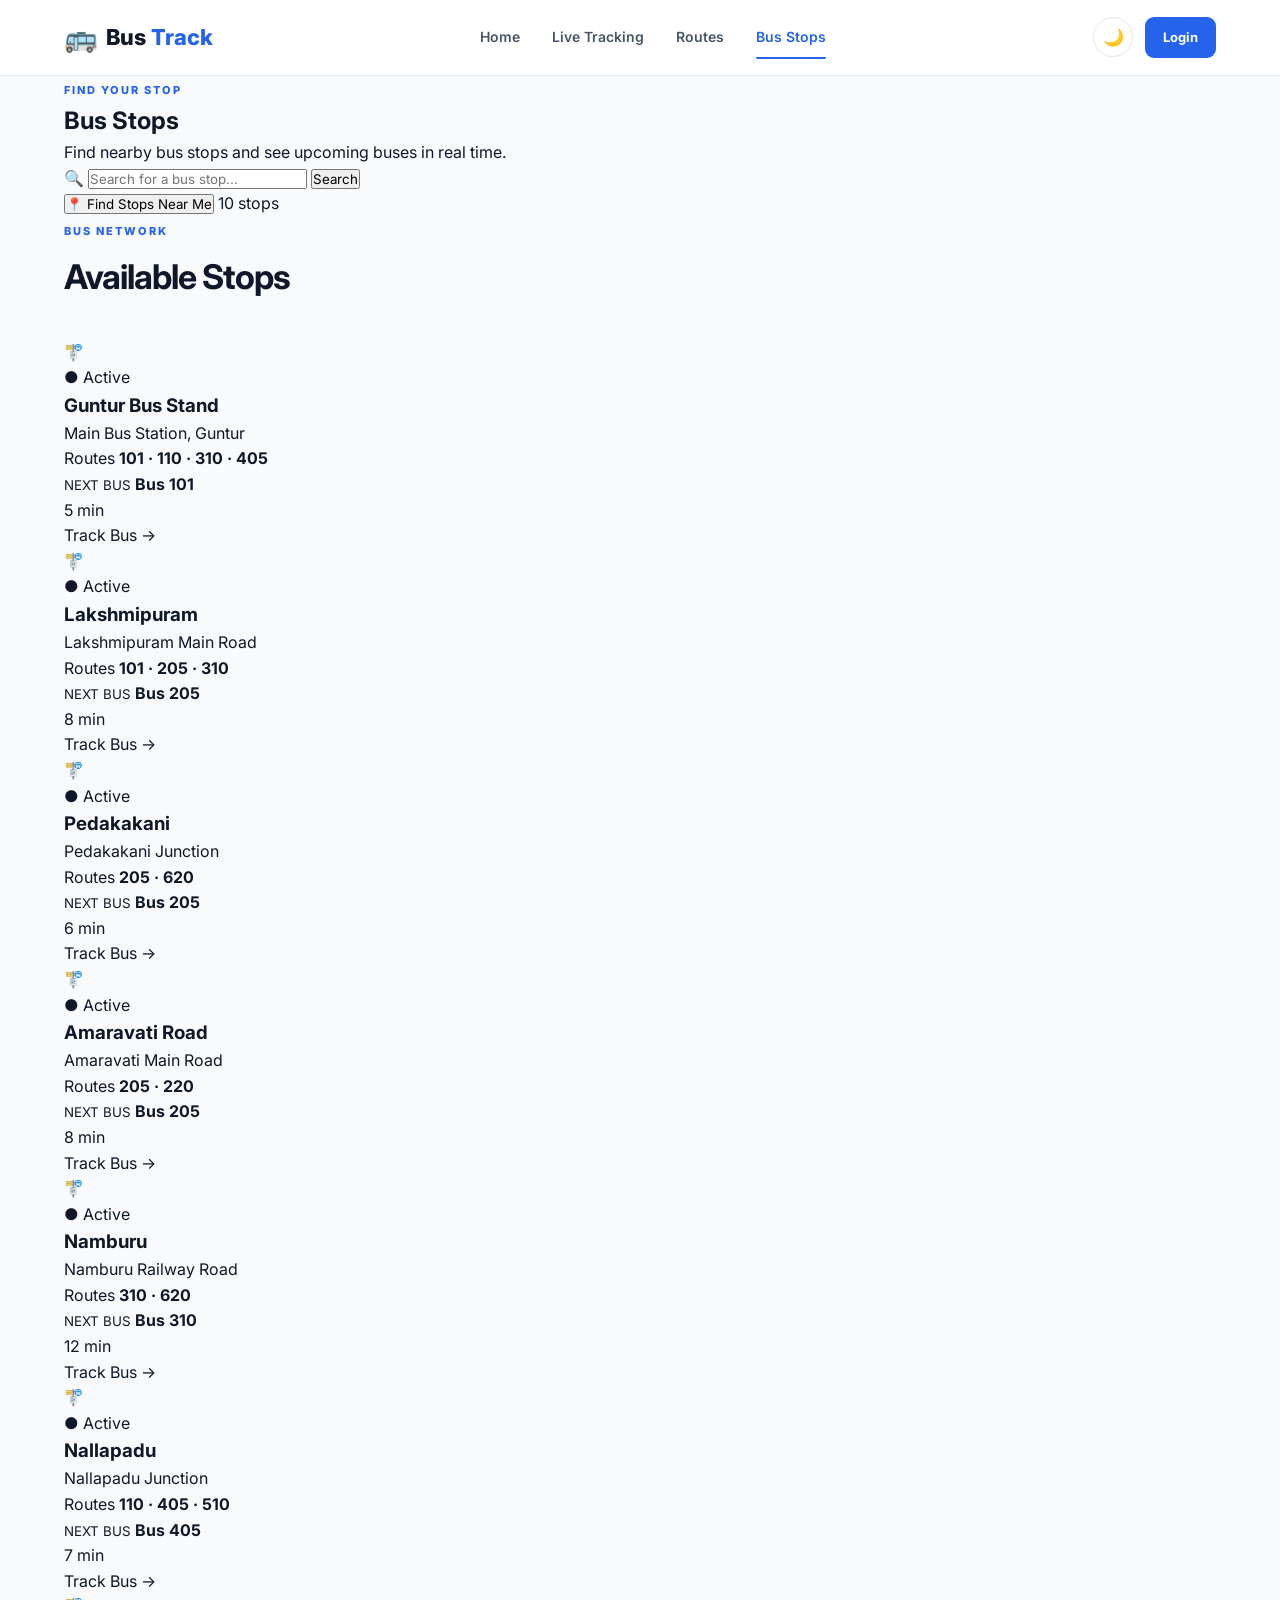
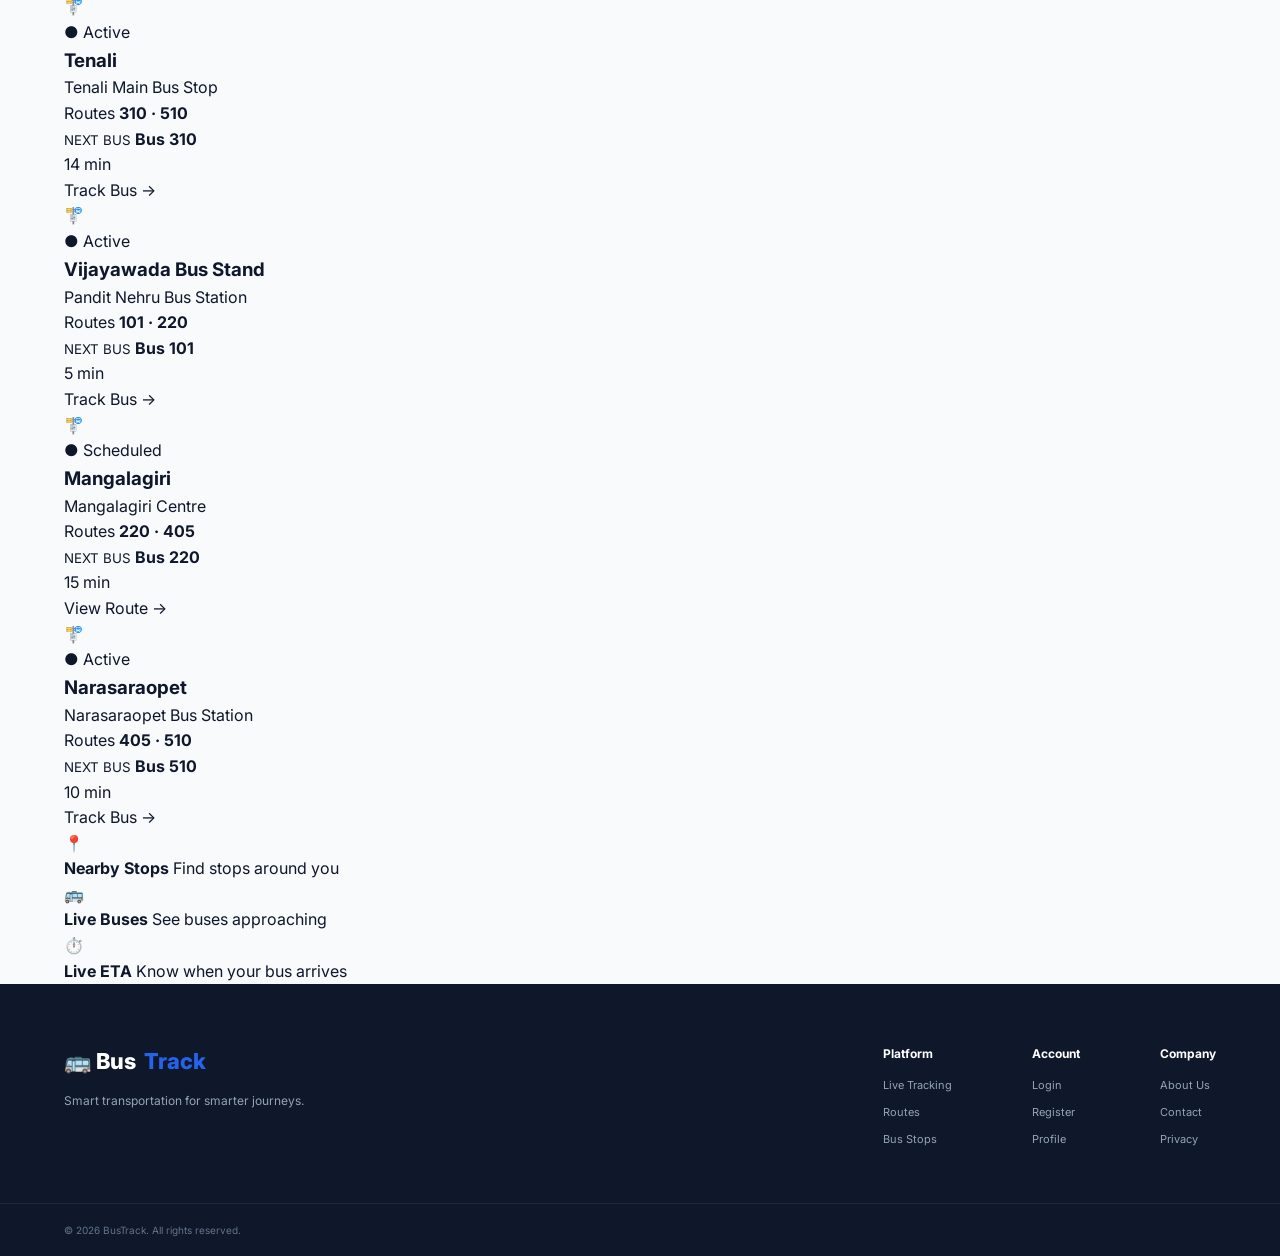
<file: pages/stops.html>
<!DOCTYPE html>
<html lang="en">

<head>

    <meta charset="UTF-8">

    <meta
        name="viewport"
        content="width=device-width, initial-scale=1.0"
    >

    <meta
        name="description"
        content="Find bus stops and upcoming buses"
    >

    <title>Bus Stops - BusTrack</title>

    <link
        rel="stylesheet"
        href="../css/style.css"
    >

    <link
        rel="stylesheet"
        href="../css/responsive.css"
    >

</head>


<body>


    <!-- =================================
         NAVBAR
    ================================== -->

    <header class="navbar">

        <div class="container navbar-container">


            <a
                href="../index.html"
                class="logo"
            >

                <span class="logo-icon">
                    🚌
                </span>

                <span>
                    Bus<span class="logo-highlight">
                        Track
                    </span>
                </span>

            </a>


            <nav class="nav-menu">

                <a
                    href="../index.html"
                    class="nav-link"
                >
                    Home
                </a>

                <a
                    href="tracking.html"
                    class="nav-link"
                >
                    Live Tracking
                </a>

                <a
                    href="routes.html"
                    class="nav-link"
                >
                    Routes
                </a>

                <a
                    href="stops.html"
                    class="nav-link active"
                >
                    Bus Stops
                </a>

            </nav>


            <div class="nav-actions">

                <button
                    class="theme-btn"
                    id="themeBtn"
                    title="Toggle dark mode"
                >
                    🌙
                </button>

                <a
                    href="login.html"
                    class="login-btn"
                >
                    Login
                </a>

            </div>


            <button
                class="mobile-menu-btn"
                id="mobileMenuBtn"
            >
                ☰
            </button>


        </div>

    </header>



    <!-- =================================
         MAIN
    ================================== -->

    <main>


        <!-- =================================
             PAGE HERO
        ================================== -->

        <section class="page-hero">

            <div class="container">

                <div class="page-hero-content">

                    <span class="section-label">
                        FIND YOUR STOP
                    </span>

                    <h1>
                        Bus Stops
                    </h1>

                    <p>
                        Find nearby bus stops and
                        see upcoming buses in real time.
                    </p>

                </div>

            </div>

        </section>



        <!-- =================================
             SEARCH SECTION
        ================================== -->

        <section class="stops-search-section">

            <div class="container">


                <div class="stops-search-box">

                    <span class="search-icon">
                        🔍
                    </span>

                    <input
                        type="text"
                        id="stopSearch"
                        placeholder="Search for a bus stop..."
                    >

                    <button
                        id="stopSearchBtn"
                    >
                        Search
                    </button>

                </div>


                <div class="stops-actions">

                    <button
                        class="location-btn"
                        id="findNearbyStops"
                    >
                        📍 Find Stops Near Me
                    </button>


                    <span
                        class="stops-count"
                        id="stopsCount"
                    >
                        10 stops
                    </span>

                </div>

            </div>

        </section>



        <!-- =================================
             STOPS CONTENT
        ================================== -->

        <section class="stops-section">

            <div class="container">


                <div class="section-top">

                    <div>

                        <span class="section-label">
                            BUS NETWORK
                        </span>

                        <h2>
                            Available Stops
                        </h2>

                    </div>

                </div>



                <div
                    class="stops-grid"
                    id="stopsGrid"
                >


                    <!-- =========================
                         STOP 1
                    ========================== -->

                    <article
                        class="stop-card"
                        data-stop="guntur bus stand"
                    >

                        <div class="stop-card-top">

                            <div class="stop-icon">
                                🚏
                            </div>

                            <span class="stop-status">
                                ● Active
                            </span>

                        </div>


                        <h3>
                            Guntur Bus Stand
                        </h3>

                        <p class="stop-address">
                            Main Bus Station, Guntur
                        </p>


                        <div class="stop-routes">

                            <span>
                                Routes
                            </span>

                            <strong>
                                101 · 110 · 310 · 405
                            </strong>

                        </div>


                        <div class="upcoming-bus">

                            <div>

                                <small>
                                    NEXT BUS
                                </small>

                                <strong>
                                    Bus 101
                                </strong>

                            </div>

                            <span>
                                5 min
                            </span>

                        </div>


                        <a
                            href="tracking.html?bus=101"
                            class="stop-track-btn"
                        >
                            Track Bus →
                        </a>

                    </article>



                    <!-- =========================
                         STOP 2
                    ========================== -->

                    <article
                        class="stop-card"
                        data-stop="lakshmipuram"
                    >

                        <div class="stop-card-top">

                            <div class="stop-icon">
                                🚏
                            </div>

                            <span class="stop-status">
                                ● Active
                            </span>

                        </div>


                        <h3>
                            Lakshmipuram
                        </h3>

                        <p class="stop-address">
                            Lakshmipuram Main Road
                        </p>


                        <div class="stop-routes">

                            <span>
                                Routes
                            </span>

                            <strong>
                                101 · 205 · 310
                            </strong>

                        </div>


                        <div class="upcoming-bus">

                            <div>

                                <small>
                                    NEXT BUS
                                </small>

                                <strong>
                                    Bus 205
                                </strong>

                            </div>

                            <span>
                                8 min
                            </span>

                        </div>


                        <a
                            href="tracking.html?bus=205"
                            class="stop-track-btn"
                        >
                            Track Bus →
                        </a>

                    </article>



                    <!-- =========================
                         STOP 3
                    ========================== -->

                    <article
                        class="stop-card"
                        data-stop="pedakakani"
                    >

                        <div class="stop-card-top">

                            <div class="stop-icon">
                                🚏
                            </div>

                            <span class="stop-status">
                                ● Active
                            </span>

                        </div>


                        <h3>
                            Pedakakani
                        </h3>

                        <p class="stop-address">
                            Pedakakani Junction
                        </p>


                        <div class="stop-routes">

                            <span>
                                Routes
                            </span>

                            <strong>
                                205 · 620
                            </strong>

                        </div>


                        <div class="upcoming-bus">

                            <div>

                                <small>
                                    NEXT BUS
                                </small>

                                <strong>
                                    Bus 205
                                </strong>

                            </div>

                            <span>
                                6 min
                            </span>

                        </div>


                        <a
                            href="tracking.html?bus=205"
                            class="stop-track-btn"
                        >
                            Track Bus →
                        </a>

                    </article>



                    <!-- =========================
                         STOP 4
                    ========================== -->

                    <article
                        class="stop-card"
                        data-stop="amaravati road"
                    >

                        <div class="stop-card-top">

                            <div class="stop-icon">
                                🚏
                            </div>

                            <span class="stop-status">
                                ● Active
                            </span>

                        </div>


                        <h3>
                            Amaravati Road
                        </h3>

                        <p class="stop-address">
                            Amaravati Main Road
                        </p>


                        <div class="stop-routes">

                            <span>
                                Routes
                            </span>

                            <strong>
                                205 · 220
                            </strong>

                        </div>


                        <div class="upcoming-bus">

                            <div>

                                <small>
                                    NEXT BUS
                                </small>

                                <strong>
                                    Bus 205
                                </strong>

                            </div>

                            <span>
                                8 min
                            </span>

                        </div>


                        <a
                            href="tracking.html?bus=205"
                            class="stop-track-btn"
                        >
                            Track Bus →
                        </a>

                    </article>



                    <!-- =========================
                         STOP 5
                    ========================== -->

                    <article
                        class="stop-card"
                        data-stop="namburu"
                    >

                        <div class="stop-card-top">

                            <div class="stop-icon">
                                🚏
                            </div>

                            <span class="stop-status">
                                ● Active
                            </span>

                        </div>


                        <h3>
                            Namburu
                        </h3>

                        <p class="stop-address">
                            Namburu Railway Road
                        </p>


                        <div class="stop-routes">

                            <span>
                                Routes
                            </span>

                            <strong>
                                310 · 620
                            </strong>

                        </div>


                        <div class="upcoming-bus">

                            <div>

                                <small>
                                    NEXT BUS
                                </small>

                                <strong>
                                    Bus 310
                                </strong>

                            </div>

                            <span>
                                12 min
                            </span>

                        </div>


                        <a
                            href="tracking.html?bus=310"
                            class="stop-track-btn"
                        >
                            Track Bus →
                        </a>

                    </article>



                    <!-- =========================
                         STOP 6
                    ========================== -->

                    <article
                        class="stop-card"
                        data-stop="nallapadu"
                    >

                        <div class="stop-card-top">

                            <div class="stop-icon">
                                🚏
                            </div>

                            <span class="stop-status">
                                ● Active
                            </span>

                        </div>


                        <h3>
                            Nallapadu
                        </h3>

                        <p class="stop-address">
                            Nallapadu Junction
                        </p>


                        <div class="stop-routes">

                            <span>
                                Routes
                            </span>

                            <strong>
                                110 · 405 · 510
                            </strong>

                        </div>


                        <div class="upcoming-bus">

                            <div>

                                <small>
                                    NEXT BUS
                                </small>

                                <strong>
                                    Bus 405
                                </strong>

                            </div>

                            <span>
                                7 min
                            </span>

                        </div>


                        <a
                            href="tracking.html?bus=405"
                            class="stop-track-btn"
                        >
                            Track Bus →
                        </a>

                    </article>



                    <!-- =========================
                         STOP 7
                    ========================== -->

                    <article
                        class="stop-card"
                        data-stop="tenali"
                    >

                        <div class="stop-card-top">

                            <div class="stop-icon">
                                🚏
                            </div>

                            <span class="stop-status">
                                ● Active
                            </span>

                        </div>


                        <h3>
                            Tenali
                        </h3>

                        <p class="stop-address">
                            Tenali Main Bus Stop
                        </p>


                        <div class="stop-routes">

                            <span>
                                Routes
                            </span>

                            <strong>
                                310 · 510
                            </strong>

                        </div>


                        <div class="upcoming-bus">

                            <div>

                                <small>
                                    NEXT BUS
                                </small>

                                <strong>
                                    Bus 310
                                </strong>

                            </div>

                            <span>
                                14 min
                            </span>

                        </div>


                        <a
                            href="tracking.html?bus=310"
                            class="stop-track-btn"
                        >
                            Track Bus →
                        </a>

                    </article>



                    <!-- =========================
                         STOP 8
                    ========================== -->

                    <article
                        class="stop-card"
                        data-stop="vijayawada bus stand"
                    >

                        <div class="stop-card-top">

                            <div class="stop-icon">
                                🚏
                            </div>

                            <span class="stop-status">
                                ● Active
                            </span>

                        </div>


                        <h3>
                            Vijayawada Bus Stand
                        </h3>

                        <p class="stop-address">
                            Pandit Nehru Bus Station
                        </p>


                        <div class="stop-routes">

                            <span>
                                Routes
                            </span>

                            <strong>
                                101 · 220
                            </strong>

                        </div>


                        <div class="upcoming-bus">

                            <div>

                                <small>
                                    NEXT BUS
                                </small>

                                <strong>
                                    Bus 101
                                </strong>

                            </div>

                            <span>
                                5 min
                            </span>

                        </div>


                        <a
                            href="tracking.html?bus=101"
                            class="stop-track-btn"
                        >
                            Track Bus →
                        </a>

                    </article>



                    <!-- =========================
                         STOP 9
                    ========================== -->

                    <article
                        class="stop-card"
                        data-stop="mangalagiri"
                    >

                        <div class="stop-card-top">

                            <div class="stop-icon">
                                🚏
                            </div>

                            <span class="stop-status">
                                ● Scheduled
                            </span>

                        </div>


                        <h3>
                            Mangalagiri
                        </h3>

                        <p class="stop-address">
                            Mangalagiri Centre
                        </p>


                        <div class="stop-routes">

                            <span>
                                Routes
                            </span>

                            <strong>
                                220 · 405
                            </strong>

                        </div>


                        <div class="upcoming-bus">

                            <div>

                                <small>
                                    NEXT BUS
                                </small>

                                <strong>
                                    Bus 220
                                </strong>

                            </div>

                            <span>
                                15 min
                            </span>

                        </div>


                        <a
                            href="tracking.html"
                            class="stop-track-btn"
                        >
                            View Route →
                        </a>

                    </article>



                    <!-- =========================
                         STOP 10
                    ========================== -->

                    <article
                        class="stop-card"
                        data-stop="narasaraopet"
                    >

                        <div class="stop-card-top">

                            <div class="stop-icon">
                                🚏
                            </div>

                            <span class="stop-status">
                                ● Active
                            </span>

                        </div>


                        <h3>
                            Narasaraopet
                        </h3>

                        <p class="stop-address">
                            Narasaraopet Bus Station
                        </p>


                        <div class="stop-routes">

                            <span>
                                Routes
                            </span>

                            <strong>
                                405 · 510
                            </strong>

                        </div>


                        <div class="upcoming-bus">

                            <div>

                                <small>
                                    NEXT BUS
                                </small>

                                <strong>
                                    Bus 510
                                </strong>

                            </div>

                            <span>
                                10 min
                            </span>

                        </div>


                        <a
                            href="tracking.html"
                            class="stop-track-btn"
                        >
                            Track Bus →
                        </a>

                    </article>


                </div>



                <!-- =================================
                     NO RESULTS
                ================================== -->

                <div
                    class="no-stops"
                    id="noStops"
                    style="display: none;"
                >

                    <div class="no-stops-icon">
                        🚏
                    </div>

                    <h3>
                        No bus stops found
                    </h3>

                    <p>
                        Try searching for another
                        stop or location.
                    </p>

                </div>


            </div>

        </section>



        <!-- =================================
             QUICK INFO
        ================================== -->

        <section class="stops-info-section">

            <div class="container">


                <div class="stops-info-grid">


                    <div class="stops-info-card">

                        <div class="stops-info-icon">
                            📍
                        </div>

                        <div>

                            <strong>
                                Nearby Stops
                            </strong>

                            <span>
                                Find stops around you
                            </span>

                        </div>

                    </div>


                    <div class="stops-info-card">

                        <div class="stops-info-icon">
                            🚌
                        </div>

                        <div>

                            <strong>
                                Live Buses
                            </strong>

                            <span>
                                See buses approaching
                            </span>

                        </div>

                    </div>


                    <div class="stops-info-card">

                        <div class="stops-info-icon">
                            ⏱️
                        </div>

                        <div>

                            <strong>
                                Live ETA
                            </strong>

                            <span>
                                Know when your bus arrives
                            </span>

                        </div>

                    </div>


                </div>

            </div>

        </section>



        <!-- =================================
             FOOTER
        ================================== -->

        <footer class="footer">

            <div class="container footer-container">


                <div class="footer-brand">

                    <a
                        href="../index.html"
                        class="logo"
                    >
                        🚌 Bus<span class="logo-highlight">
                            Track
                        </span>
                    </a>

                    <p>
                        Smart transportation for
                        smarter journeys.
                    </p>

                </div>


                <div class="footer-links">


                    <div>

                        <h4>
                            Platform
                        </h4>

                        <a href="tracking.html">
                            Live Tracking
                        </a>

                        <a href="routes.html">
                            Routes
                        </a>

                        <a href="stops.html">
                            Bus Stops
                        </a>

                    </div>


                    <div>

                        <h4>
                            Account
                        </h4>

                        <a href="login.html">
                            Login
                        </a>

                        <a href="register.html">
                            Register
                        </a>

                        <a href="profile.html">
                            Profile
                        </a>

                    </div>


                    <div>

                        <h4>
                            Company
                        </h4>

                        <a href="#">
                            About Us
                        </a>

                        <a href="#">
                            Contact
                        </a>

                        <a href="#">
                            Privacy
                        </a>

                    </div>


                </div>

            </div>


            <div class="footer-bottom">

                <div class="container">

                    <p>
                        © 2026 BusTrack.
                        All rights reserved.
                    </p>

                </div>

            </div>

        </footer>


    </main>



    <!-- =================================
         JAVASCRIPT
    ================================== -->

    <script src="../js/app.js"></script>

    <script src="../js/stops.js"></script>


</body>

</html>
</file>
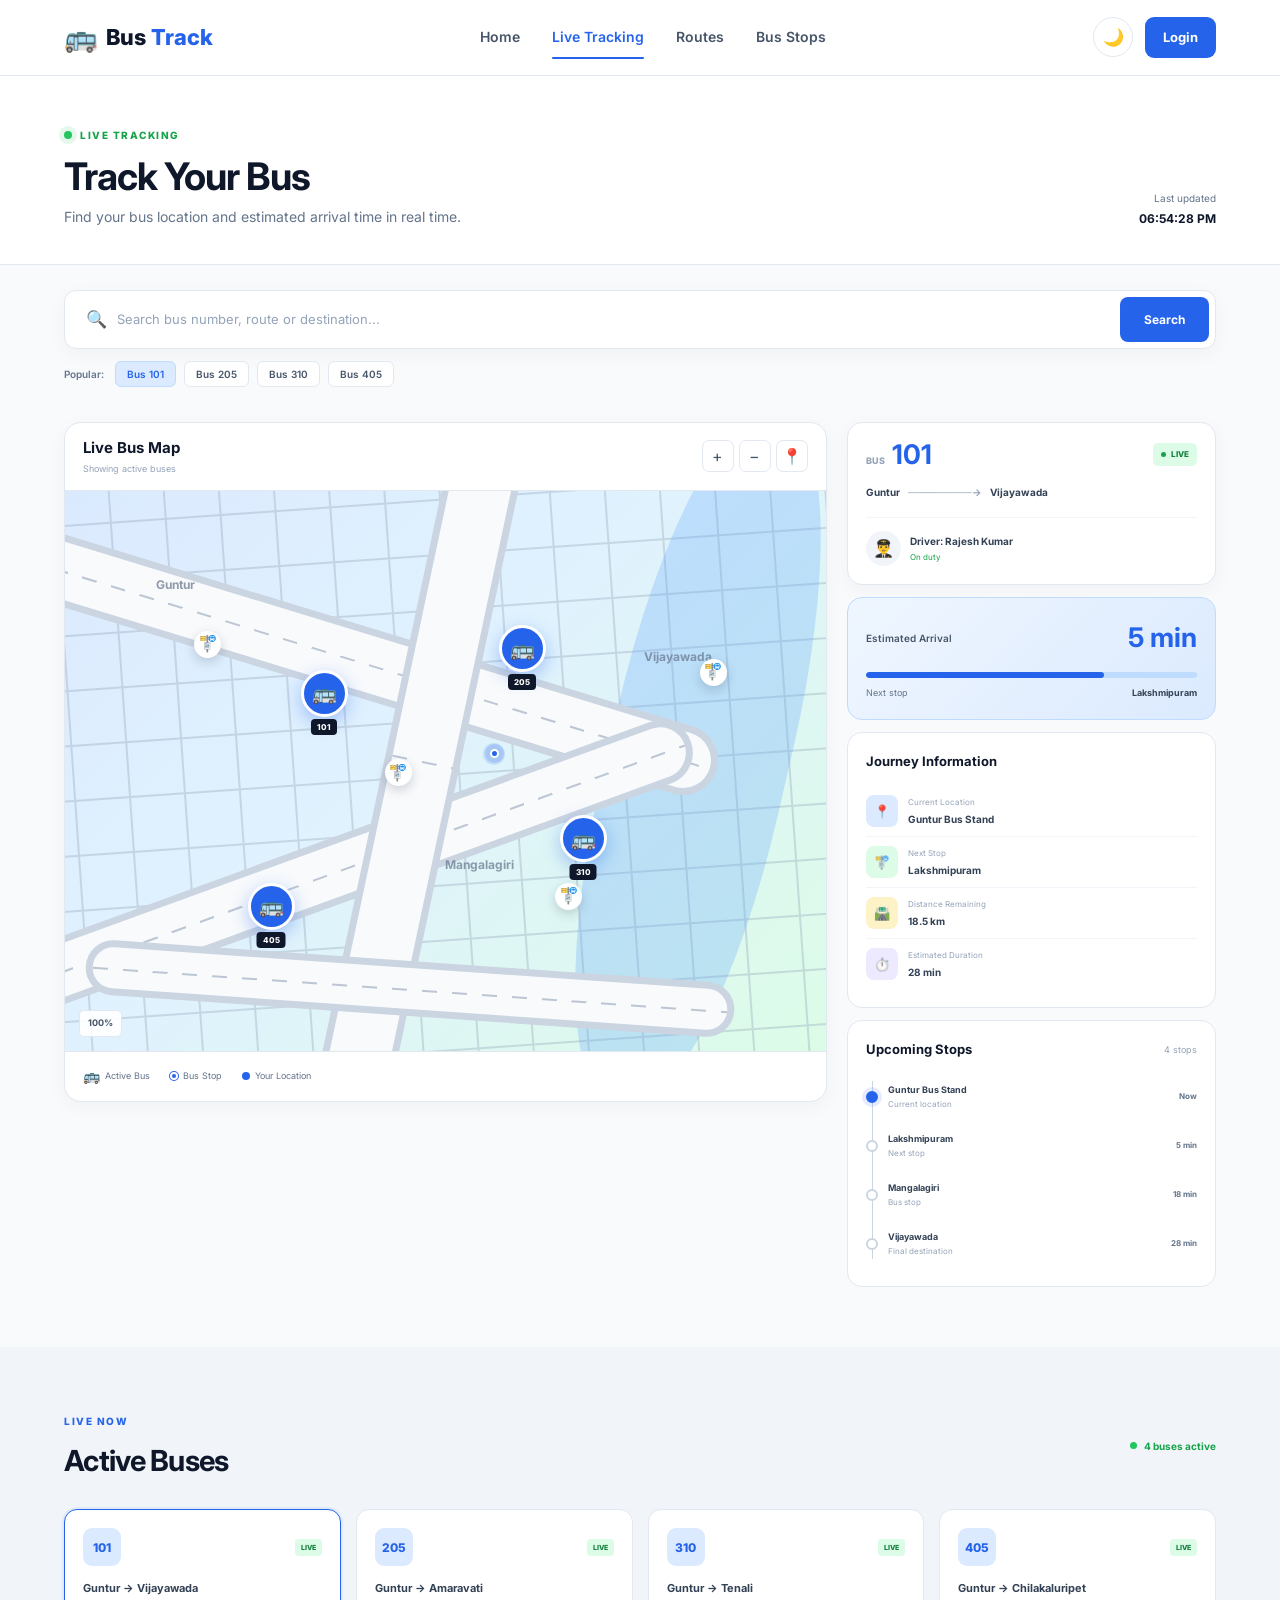
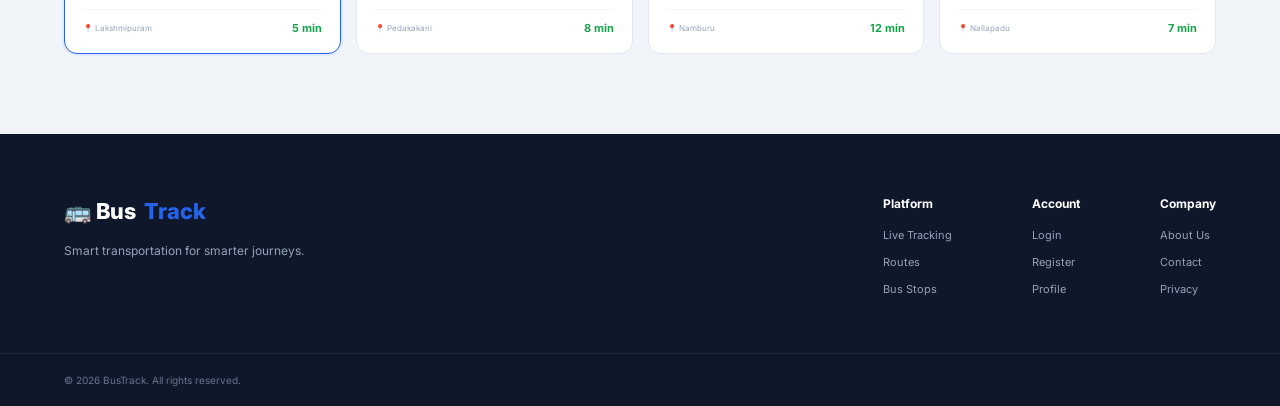
<file: pages/tracking.html>
<!DOCTYPE html>
<html lang="en">

<head>

    <meta charset="UTF-8">

    <meta
        name="viewport"
        content="width=device-width, initial-scale=1.0"
    >

    <meta
        name="description"
        content="BusTrack live bus tracking"
    >

    <title>Live Bus Tracking - BusTrack</title>

    <!-- Main CSS -->
    <link
        rel="stylesheet"
        href="../css/style.css"
    >

    <!-- Responsive CSS -->
    <link
        rel="stylesheet"
        href="../css/responsive.css"
    >

    <!-- Tracking CSS -->
    <link
        rel="stylesheet"
        href="../css/tracking.css"
    >

</head>


<body>


    <!-- =================================
         NAVBAR
    ================================== -->

    <header class="navbar">

        <div class="container navbar-container">


            <!-- Logo -->

            <a
                href="../index.html"
                class="logo"
            >

                <span class="logo-icon">
                    🚌
                </span>

                <span>
                    Bus<span class="logo-highlight">
                        Track
                    </span>
                </span>

            </a>


            <!-- Navigation -->

            <nav class="nav-menu">

                <a
                    href="../index.html"
                    class="nav-link"
                >
                    Home
                </a>

                <a
                    href="tracking.html"
                    class="nav-link active"
                >
                    Live Tracking
                </a>

                <a
                    href="routes.html"
                    class="nav-link"
                >
                    Routes
                </a>

                <a
                    href="stops.html"
                    class="nav-link"
                >
                    Bus Stops
                </a>

            </nav>


            <!-- Actions -->

            <div class="nav-actions">

                <button
                    class="theme-btn"
                    id="themeBtn"
                    title="Toggle dark mode"
                >
                    🌙
                </button>

                <a
                    href="login.html"
                    class="login-btn"
                >
                    Login
                </a>

            </div>


            <!-- Mobile Menu -->

            <button
                class="mobile-menu-btn"
                id="mobileMenuBtn"
            >
                ☰
            </button>


        </div>

    </header>



    <!-- =================================
         TRACKING PAGE
    ================================== -->

    <main class="tracking-page">


        <!-- =================================
             PAGE HEADER
        ================================== -->

        <section class="tracking-header">

            <div class="container">

                <div class="tracking-title-row">


                    <div>

                        <div class="live-status">

                            <span class="live-status-dot"></span>

                            LIVE TRACKING

                        </div>


                        <h1>
                            Track Your Bus
                        </h1>


                        <p>
                            Find your bus location and
                            estimated arrival time in real time.
                        </p>

                    </div>


                    <div class="last-updated">

                        <span>
                            Last updated
                        </span>

                        <strong id="lastUpdated">
                            Just now
                        </strong>

                    </div>


                </div>

            </div>

        </section>



        <!-- =================================
             SEARCH SECTION
        ================================== -->

        <section class="tracking-search-section">

            <div class="container">


                <div class="tracking-search">


                    <div class="tracking-search-input">

                        <span>
                            🔍
                        </span>

                        <input
                            type="text"
                            id="trackingSearch"
                            placeholder="Search bus number, route or destination..."
                        >

                    </div>


                    <button
                        class="tracking-search-btn"
                        id="trackingSearchBtn"
                    >
                        Search
                    </button>


                </div>


                <!-- Quick Filters -->

                <div class="quick-filters">

                    <span>
                        Popular:
                    </span>

                    <button
                        class="filter-btn active"
                        data-bus="101"
                    >
                        Bus 101
                    </button>

                    <button
                        class="filter-btn"
                        data-bus="205"
                    >
                        Bus 205
                    </button>

                    <button
                        class="filter-btn"
                        data-bus="310"
                    >
                        Bus 310
                    </button>

                    <button
                        class="filter-btn"
                        data-bus="405"
                    >
                        Bus 405
                    </button>

                </div>

            </div>

        </section>



        <!-- =================================
             MAIN TRACKING AREA
        ================================== -->

        <section class="tracking-main">

            <div class="container tracking-grid">


                <!-- =================================
                     MAP
                ================================== -->

                <div class="live-map-card">


                    <div class="map-card-header">

                        <div>

                            <h2>
                                Live Bus Map
                            </h2>

                            <span>
                                Showing active buses
                            </span>

                        </div>


                        <div class="map-controls">

                            <button
                                id="zoomIn"
                                title="Zoom in"
                            >
                                +
                            </button>

                            <button
                                id="zoomOut"
                                title="Zoom out"
                            >
                                −
                            </button>

                            <button
                                id="locateMe"
                                title="My location"
                            >
                                📍
                            </button>

                        </div>

                    </div>


                    <!-- MAP -->

                    <div
                        class="tracking-map"
                        id="trackingMap"
                    >


                        <!-- Roads -->

                        <div class="map-road map-road-1"></div>

                        <div class="map-road map-road-2"></div>

                        <div class="map-road map-road-3"></div>

                        <div class="map-road map-road-4"></div>


                        <!-- Water -->

                        <div class="map-water"></div>


                        <!-- Area labels -->

                        <span class="map-area area-1">
                            Guntur
                        </span>

                        <span class="map-area area-2">
                            Mangalagiri
                        </span>

                        <span class="map-area area-3">
                            Vijayawada
                        </span>


                        <!-- Bus Stops -->

                        <div
                            class="tracking-stop stop-a"
                            title="Guntur Bus Stand"
                        >
                            🚏
                        </div>

                        <div
                            class="tracking-stop stop-b"
                            title="Lakshmipuram"
                        >
                            🚏
                        </div>

                        <div
                            class="tracking-stop stop-c"
                            title="Mangalagiri"
                        >
                            🚏
                        </div>

                        <div
                            class="tracking-stop stop-d"
                            title="Vijayawada"
                        >
                            🚏
                        </div>


                        <!-- Bus 101 -->

                        <button
                            class="tracking-bus bus-101"
                            data-bus="101"
                            title="Bus 101"
                        >
                            🚌

                            <span class="bus-map-label">
                                101
                            </span>

                        </button>


                        <!-- Bus 205 -->

                        <button
                            class="tracking-bus bus-205"
                            data-bus="205"
                            title="Bus 205"
                        >
                            🚌

                            <span class="bus-map-label">
                                205
                            </span>

                        </button>


                        <!-- Bus 310 -->

                        <button
                            class="tracking-bus bus-310"
                            data-bus="310"
                            title="Bus 310"
                        >
                            🚌

                            <span class="bus-map-label">
                                310
                            </span>

                        </button>


                        <!-- Bus 405 -->

                        <button
                            class="tracking-bus bus-405"
                            data-bus="405"
                            title="Bus 405"
                        >
                            🚌

                            <span class="bus-map-label">
                                405
                            </span>

                        </button>


                        <!-- User Location -->

                        <div
                            class="user-location"
                            id="userLocation"
                        >
                            <span></span>
                        </div>


                        <!-- Map Zoom -->

                        <div
                            class="map-zoom-level"
                            id="mapZoomLevel"
                        >
                            100%
                        </div>


                    </div>


                    <!-- Map Legend -->

                    <div class="map-legend">

                        <div>

                            <span class="legend-bus">
                                🚌
                            </span>

                            Active Bus

                        </div>

                        <div>

                            <span class="legend-stop"></span>

                            Bus Stop

                        </div>

                        <div>

                            <span class="legend-user"></span>

                            Your Location

                        </div>

                    </div>


                </div>



                <!-- =================================
                     BUS DETAILS
                ================================== -->

                <aside class="bus-details-panel">


                    <!-- Selected Bus -->

                    <div class="selected-bus-card">


                        <div class="selected-bus-top">

                            <div class="selected-bus-number">

                                <span>
                                    BUS
                                </span>

                                <strong id="selectedBusNumber">
                                    101
                                </strong>

                            </div>


                            <div class="bus-live-badge">

                                <span></span>

                                LIVE

                            </div>

                        </div>


                        <div class="selected-route">

                            <span id="selectedStart">
                                Guntur
                            </span>

                            <span class="route-line">
                                ─────────→
                            </span>

                            <span id="selectedDestination">
                                Vijayawada
                            </span>

                        </div>


                        <div class="bus-driver">

                            <div class="driver-avatar">
                                👨‍✈️
                            </div>

                            <div>

                                <strong>
                                    Driver: Rajesh Kumar
                                </strong>

                                <span>
                                    On duty
                                </span>

                            </div>

                        </div>

                    </div>



                    <!-- ETA -->

                    <div class="eta-card">


                        <div class="eta-main">

                            <span>
                                Estimated Arrival
                            </span>

                            <strong id="etaTime">
                                5 min
                            </strong>

                        </div>


                        <div class="eta-progress">

                            <div
                                class="eta-progress-bar"
                                id="etaProgress"
                            ></div>

                        </div>


                        <div class="eta-info">

                            <span>
                                Next stop
                            </span>

                            <strong id="nextStop">
                                Lakshmipuram
                            </strong>

                        </div>

                    </div>



                    <!-- Journey Information -->

                    <div class="journey-card">

                        <h3>
                            Journey Information
                        </h3>


                        <div class="journey-row">

                            <div class="journey-icon blue">
                                📍
                            </div>

                            <div>

                                <span>
                                    Current Location
                                </span>

                                <strong id="currentLocation">
                                    Guntur Bus Stand
                                </strong>

                            </div>

                        </div>


                        <div class="journey-row">

                            <div class="journey-icon green">
                                🚏
                            </div>

                            <div>

                                <span>
                                    Next Stop
                                </span>

                                <strong>
                                    Lakshmipuram
                                </strong>

                            </div>

                        </div>


                        <div class="journey-row">

                            <div class="journey-icon orange">
                                🛣️
                            </div>

                            <div>

                                <span>
                                    Distance Remaining
                                </span>

                                <strong id="distanceRemaining">
                                    18.5 km
                                </strong>

                            </div>

                        </div>


                        <div class="journey-row">

                            <div class="journey-icon purple">
                                ⏱️
                            </div>

                            <div>

                                <span>
                                    Estimated Duration
                                </span>

                                <strong id="duration">
                                    28 min
                                </strong>

                            </div>

                        </div>

                    </div>



                    <!-- Upcoming Stops -->

                    <div class="upcoming-card">

                        <div class="upcoming-header">

                            <h3>
                                Upcoming Stops
                            </h3>

                            <span>
                                4 stops
                            </span>

                        </div>


                        <div class="stop-list">


                            <div class="timeline-stop active">

                                <span class="timeline-dot"></span>

                                <div>

                                    <strong>
                                        Guntur Bus Stand
                                    </strong>

                                    <span>
                                        Current location
                                    </span>

                                </div>

                                <time>
                                    Now
                                </time>

                            </div>


                            <div class="timeline-stop">

                                <span class="timeline-dot"></span>

                                <div>

                                    <strong>
                                        Lakshmipuram
                                    </strong>

                                    <span>
                                        Next stop
                                    </span>

                                </div>

                                <time>
                                    5 min
                                </time>

                            </div>


                            <div class="timeline-stop">

                                <span class="timeline-dot"></span>

                                <div>

                                    <strong>
                                        Mangalagiri
                                    </strong>

                                    <span>
                                        Bus stop
                                    </span>

                                </div>

                                <time>
                                    18 min
                                </time>

                            </div>


                            <div class="timeline-stop">

                                <span class="timeline-dot"></span>

                                <div>

                                    <strong>
                                        Vijayawada
                                    </strong>

                                    <span>
                                        Final destination
                                    </span>

                                </div>

                                <time>
                                    28 min
                                </time>

                            </div>


                        </div>

                    </div>


                </aside>

            </div>

        </section>



        <!-- =================================
             ALL ACTIVE BUSES
        ================================== -->

        <section class="active-buses-section">

            <div class="container">


                <div class="section-top">

                    <div>

                        <span class="section-label">
                            LIVE NOW
                        </span>

                        <h2>
                            Active Buses
                        </h2>

                    </div>

                    <span class="active-count">
                        <span></span>
                        4 buses active
                    </span>

                </div>


                <div class="active-buses-grid">


                    <!-- Bus 101 -->

                    <button
                        class="active-bus-card selected"
                        data-bus="101"
                    >

                        <div class="active-bus-header">

                            <div class="active-bus-number">
                                101
                            </div>

                            <span class="active-badge">
                                LIVE
                            </span>

                        </div>


                        <h3>
                            Guntur → Vijayawada
                        </h3>


                        <div class="active-bus-info">

                            <span>
                                📍 Lakshmipuram
                            </span>

                            <strong>
                                5 min
                            </strong>

                        </div>

                    </button>



                    <!-- Bus 205 -->

                    <button
                        class="active-bus-card"
                        data-bus="205"
                    >

                        <div class="active-bus-header">

                            <div class="active-bus-number">
                                205
                            </div>

                            <span class="active-badge">
                                LIVE
                            </span>

                        </div>


                        <h3>
                            Guntur → Amaravati
                        </h3>


                        <div class="active-bus-info">

                            <span>
                                📍 Pedakakani
                            </span>

                            <strong>
                                8 min
                            </strong>

                        </div>

                    </button>



                    <!-- Bus 310 -->

                    <button
                        class="active-bus-card"
                        data-bus="310"
                    >

                        <div class="active-bus-header">

                            <div class="active-bus-number">
                                310
                            </div>

                            <span class="active-badge">
                                LIVE
                            </span>

                        </div>


                        <h3>
                            Guntur → Tenali
                        </h3>


                        <div class="active-bus-info">

                            <span>
                                📍 Namburu
                            </span>

                            <strong>
                                12 min
                            </strong>

                        </div>

                    </button>



                    <!-- Bus 405 -->

                    <button
                        class="active-bus-card"
                        data-bus="405"
                    >

                        <div class="active-bus-header">

                            <div class="active-bus-number">
                                405
                            </div>

                            <span class="active-badge">
                                LIVE
                            </span>

                        </div>


                        <h3>
                            Guntur → Chilakaluripet
                        </h3>


                        <div class="active-bus-info">

                            <span>
                                📍 Nallapadu
                            </span>

                            <strong>
                                7 min
                            </strong>

                        </div>

                    </button>


                </div>

            </div>

        </section>



        <!-- =================================
             FOOTER
        ================================== -->

        <footer class="footer">

            <div class="container footer-container">


                <div class="footer-brand">

                    <a
                        href="../index.html"
                        class="logo"
                    >

                        🚌 Bus<span class="logo-highlight">
                            Track
                        </span>

                    </a>

                    <p>
                        Smart transportation for
                        smarter journeys.
                    </p>

                </div>


                <div class="footer-links">

                    <div>

                        <h4>
                            Platform
                        </h4>

                        <a href="tracking.html">
                            Live Tracking
                        </a>

                        <a href="routes.html">
                            Routes
                        </a>

                        <a href="stops.html">
                            Bus Stops
                        </a>

                    </div>


                    <div>

                        <h4>
                            Account
                        </h4>

                        <a href="login.html">
                            Login
                        </a>

                        <a href="register.html">
                            Register
                        </a>

                        <a href="profile.html">
                            Profile
                        </a>

                    </div>


                    <div>

                        <h4>
                            Company
                        </h4>

                        <a href="#">
                            About Us
                        </a>

                        <a href="#">
                            Contact
                        </a>

                        <a href="#">
                            Privacy
                        </a>

                    </div>

                </div>


            </div>


            <div class="footer-bottom">

                <div class="container">

                    <p>
                        © 2026 BusTrack. All rights reserved.
                    </p>

                </div>

            </div>

        </footer>


    </main>



    <!-- =================================
         JAVASCRIPT
    ================================== -->

    <script src="../js/app.js"></script>

    <script src="../js/tracking.js"></script>

    <script src="../js/map.js"></script>


</body>

</html>
</file>
<file: css/style.css>
/* =========================================
   BUS TRACK - MAIN STYLESHEET
========================================= */


/* =========================================
   GOOGLE FONT
========================================= */

@import url(
    'https://fonts.googleapis.com/css2?family=Inter:wght@400;500;600;700;800&display=swap'
);


/* =========================================
   RESET
========================================= */

* {
    margin: 0;
    padding: 0;
    box-sizing: border-box;
}


html {
    scroll-behavior: smooth;
}


body {
    font-family: "Inter", sans-serif;

    background: #f8fafc;

    color: #0f172a;

    line-height: 1.6;

    transition:
        background 0.3s ease,
        color 0.3s ease;
}


a {
    text-decoration: none;
    color: inherit;
}


button,
input {
    font-family: inherit;
}


/* =========================================
   VARIABLES
========================================= */

:root {

    --primary: #2563eb;
    --primary-dark: #1d4ed8;
    --primary-light: #dbeafe;

    --green: #16a34a;
    --green-light: #dcfce7;

    --orange: #f59e0b;
    --orange-light: #fef3c7;

    --purple: #7c3aed;
    --purple-light: #ede9fe;

    --red: #dc2626;

    --background: #f8fafc;

    --white: #ffffff;

    --text: #0f172a;
    --text-secondary: #475569;
    --text-muted: #64748b;

    --border: #e2e8f0;

    --shadow-sm:
        0 2px 8px rgba(15, 23, 42, 0.05);

    --shadow-md:
        0 10px 30px rgba(15, 23, 42, 0.08);

    --shadow-lg:
        0 20px 50px rgba(15, 23, 42, 0.12);

    --radius-sm: 8px;
    --radius-md: 14px;
    --radius-lg: 20px;
    --radius-xl: 28px;

}


/* =========================================
   DARK MODE
========================================= */

body.dark {

    --background: #0f172a;

    --white: #1e293b;

    --text: #f8fafc;

    --text-secondary: #cbd5e1;

    --text-muted: #94a3b8;

    --border: #334155;

    --primary-light: #1e3a8a;

}


/* =========================================
   CONTAINER
========================================= */

.container {

    width: 100%;

    max-width: 1200px;

    margin: 0 auto;

    padding-left: 24px;

    padding-right: 24px;

}


/* =========================================
   NAVBAR
========================================= */

.navbar {

    width: 100%;

    height: 76px;

    background: var(--white);

    border-bottom:
        1px solid var(--border);

    position: sticky;

    top: 0;

    z-index: 1000;

    transition:
        background 0.3s ease;

}


.navbar-container {

    height: 100%;

    display: flex;

    align-items: center;

    justify-content: space-between;

}


/* LOGO */

.logo {

    display: flex;

    align-items: center;

    gap: 8px;

    font-size: 22px;

    font-weight: 800;

    color: var(--text);

}


.logo-icon {

    font-size: 27px;

}


.logo-highlight {

    color: var(--primary);

}


/* NAVIGATION */

.nav-menu {

    display: flex;

    align-items: center;

    gap: 32px;

}


.nav-link {

    position: relative;

    color: var(--text-secondary);

    font-size: 14px;

    font-weight: 600;

    padding: 27px 0;

    transition: color 0.2s ease;

}


.nav-link:hover {

    color: var(--primary);

}


.nav-link.active {

    color: var(--primary);

}


.nav-link.active::after {

    content: "";

    position: absolute;

    left: 0;

    right: 0;

    bottom: 17px;

    height: 2px;

    background: var(--primary);

    border-radius: 10px;

}


/* NAV ACTIONS */

.nav-actions {

    display: flex;

    align-items: center;

    gap: 12px;

}


.theme-btn {

    width: 40px;

    height: 40px;

    border: 1px solid var(--border);

    border-radius: 50%;

    background: transparent;

    cursor: pointer;

    font-size: 17px;

    transition: 0.2s;

}


.theme-btn:hover {

    background: var(--primary-light);

    transform: rotate(15deg);

}


.login-btn {

    padding: 10px 18px;

    border-radius: 9px;

    background: var(--primary);

    color: white;

    font-size: 13px;

    font-weight: 700;

    transition: 0.2s;

}


.login-btn:hover {

    background: var(--primary-dark);

    transform: translateY(-1px);

}


/* MOBILE MENU BUTTON */

.mobile-menu-btn {

    display: none;

    border: none;

    background: transparent;

    color: var(--text);

    font-size: 26px;

    cursor: pointer;

}


/* =========================================
   HERO
========================================= */

.hero {

    min-height: 650px;

    background:
        linear-gradient(
            135deg,
            #eff6ff 0%,
            #dbeafe 50%,
            #eef2ff 100%
        );

    position: relative;

    overflow: hidden;

}


body.dark .hero {

    background:
        linear-gradient(
            135deg,
            #172554,
            #1e3a8a,
            #312e81
        );

}


.hero::before {

    content: "";

    position: absolute;

    width: 450px;

    height: 450px;

    border-radius: 50%;

    background:
        rgba(37, 99, 235, 0.08);

    top: -200px;

    right: -100px;

}


.hero::after {

    content: "";

    position: absolute;

    width: 300px;

    height: 300px;

    border-radius: 50%;

    background:
        rgba(124, 58, 237, 0.06);

    bottom: -150px;

    left: -100px;

}


.hero-container {

    min-height: 650px;

    display: grid;

    grid-template-columns:
        1.05fr 0.95fr;

    align-items: center;

    gap: 70px;

    position: relative;

    z-index: 1;

}


/* HERO CONTENT */

.hero-content {

    padding: 70px 0;

}


.hero-badge {

    display: inline-flex;

    align-items: center;

    gap: 9px;

    background:
        rgba(255, 255, 255, 0.8);

    border:
        1px solid rgba(37, 99, 235, 0.15);

    padding: 8px 13px;

    border-radius: 50px;

    color: var(--primary);

    font-size: 11px;

    font-weight: 800;

    letter-spacing: 1px;

}


.live-dot {

    width: 7px;

    height: 7px;

    background: #22c55e;

    border-radius: 50%;

    box-shadow:
        0 0 0 4px rgba(34, 197, 94, 0.15);

    animation:
        livePulse 1.5s infinite;

}


@keyframes livePulse {

    0% {
        box-shadow:
            0 0 0 0
            rgba(34, 197, 94, 0.4);
    }

    70% {
        box-shadow:
            0 0 0 7px
            rgba(34, 197, 94, 0);
    }

    100% {
        box-shadow:
            0 0 0 0
            rgba(34, 197, 94, 0);
    }

}


.hero h1 {

    margin-top: 20px;

    font-size:
        clamp(42px, 5vw, 68px);

    line-height: 1.05;

    letter-spacing: -3px;

    font-weight: 800;

    color: #0f172a;

}


body.dark .hero h1 {

    color: white;

}


.hero h1 span {

    display: block;

    color: var(--primary);

}


.hero-description {

    max-width: 570px;

    margin-top: 22px;

    color: var(--text-secondary);

    font-size: 17px;

}


/* SEARCH */

.hero-search {

    max-width: 620px;

    height: 60px;

    margin-top: 32px;

    display: flex;

    align-items: center;

    background: white;

    border:
        1px solid #e2e8f0;

    border-radius: 13px;

    padding: 6px;

    box-shadow:
        0 12px 35px
        rgba(37, 99, 235, 0.12);

}


.hero-search input {

    flex: 1;

    height: 100%;

    border: none;

    outline: none;

    background: transparent;

    padding: 0 17px;

    font-size: 14px;

    color: #0f172a;

}


.hero-search input::placeholder {

    color: #94a3b8;

}


.search-btn {

    height: 48px;

    padding: 0 19px;

    display: flex;

    align-items: center;

    gap: 8px;

    border: none;

    border-radius: 9px;

    background: var(--primary);

    color: white;

    font-size: 13px;

    font-weight: 700;

    cursor: pointer;

    transition: 0.2s;

}


.search-btn:hover {

    background: var(--primary-dark);

    transform: translateY(-1px);

}


/* HERO BUTTONS */

.hero-actions {

    display: flex;

    align-items: center;

    gap: 12px;

    margin-top: 22px;

}


.primary-btn,
.secondary-btn {

    padding: 12px 18px;

    border-radius: 9px;

    font-size: 13px;

    font-weight: 700;

    transition: 0.2s;

}


.primary-btn {

    background: var(--primary);

    color: white;

}


.primary-btn:hover {

    background: var(--primary-dark);

    transform: translateY(-2px);

}


.secondary-btn {

    background: white;

    border:
        1px solid var(--border);

    color: var(--text);

}


.secondary-btn:hover {

    border-color: var(--primary);

    color: var(--primary);

}


/* =========================================
   HERO MAP CARD
========================================= */

.hero-visual {

    display: flex;

    justify-content: center;

}


.map-card {

    width: 100%;

    max-width: 470px;

    background: white;

    border-radius: 22px;

    padding: 14px;

    box-shadow:
        0 30px 70px
        rgba(30, 64, 175, 0.2);

    transform:
        rotate(1deg);

    transition:
        transform 0.3s ease;

}


.map-card:hover {

    transform:
        rotate(0deg)
        translateY(-5px);

}


.map-header {

    height: 48px;

    display: flex;

    align-items: center;

    justify-content: space-between;

    padding: 0 10px;

}


.map-header > div {

    display: flex;

    align-items: center;

    gap: 8px;

    font-size: 13px;

    color: #0f172a;

}


.map-status-dot {

    width: 8px;

    height: 8px;

    background: #22c55e;

    border-radius: 50%;

}


.map-live {

    padding: 5px 9px;

    background: #dcfce7;

    color: #15803d;

    font-size: 9px;

    font-weight: 800;

    border-radius: 5px;

}


/* MAP PREVIEW */

.map-preview {

    height: 330px;

    border-radius: 14px;

    position: relative;

    overflow: hidden;

    background:

        linear-gradient(
            120deg,
            #dbeafe,
            #e0f2fe
        );

}


.map-preview::before {

    content: "";

    position: absolute;

    inset: 0;

    opacity: 0.5;

    background-image:
        linear-gradient(
            90deg,
            transparent 95%,
            #bfdbfe 95%
        ),
        linear-gradient(
            transparent 95%,
            #bfdbfe 95%
        );

    background-size:
        45px 45px;

}


/* ROADS */

.road {

    position: absolute;

    background: #ffffff;

    border:
        5px solid #cbd5e1;

    border-radius: 50px;

}


.road-1 {

    width: 600px;

    height: 70px;

    left: -70px;

    top: 80px;

    transform:
        rotate(22deg);

}


.road-2 {

    width: 600px;

    height: 65px;

    left: -70px;

    top: 230px;

    transform:
        rotate(-25deg);

}


.road-3 {

    width: 80px;

    height: 500px;

    left: 210px;

    top: -80px;

    transform:
        rotate(14deg);

}


/* MAP MARKERS */

.map-location {

    position: absolute;

    width: 25px;

    height: 25px;

    display: grid;

    place-items: center;

    font-size: 22px;

    z-index: 3;

}


.location-1 {

    left: 23%;

    top: 28%;

}


.location-2 {

    right: 18%;

    bottom: 25%;

}


.bus-marker {

    position: absolute;

    width: 38px;

    height: 38px;

    display: grid;

    place-items: center;

    background: white;

    border-radius: 50%;

    font-size: 19px;

    box-shadow:
        0 5px 15px
        rgba(0,0,0,0.18);

    z-index: 5;

    animation:
        busFloat 2s ease-in-out infinite;

}


.bus-marker-1 {

    left: 45%;

    top: 38%;

}


.bus-marker-2 {

    right: 25%;

    top: 58%;

    animation-delay: 0.5s;

}


@keyframes busFloat {

    0%,
    100% {
        transform: translateY(0);
    }

    50% {
        transform: translateY(-5px);
    }

}


.map-stop {

    width: 8px;

    height: 8px;

    position: absolute;

    background: var(--primary);

    border: 2px solid white;

    border-radius: 50%;

    z-index: 4;

}


.stop-1 {

    left: 20%;

    top: 62%;

}


.stop-2 {

    left: 60%;

    top: 22%;

}


.stop-3 {

    right: 15%;

    top: 75%;

}


/* MAP BUS INFO */

.map-bus-info {

    margin-top: 10px;

    display: flex;

    align-items: center;

    gap: 10px;

    padding: 10px;

}


.bus-mini-icon {

    width: 40px;

    height: 40px;

    display: grid;

    place-items: center;

    background: #dbeafe;

    border-radius: 10px;

    font-size: 20px;

}


.bus-mini-details {

    flex: 1;

    display: flex;

    flex-direction: column;

}


.bus-mini-details strong {

    color: #0f172a;

    font-size: 13px;

}


.bus-mini-details span {

    color: #64748b;

    font-size: 10px;

}


.bus-eta {

    text-align: right;

    display: flex;

    flex-direction: column;

}


.bus-eta strong {

    color: #16a34a;

    font-size: 15px;

}


.bus-eta span {

    color: #94a3b8;

    font-size: 9px;

}


/* =========================================
   STATISTICS
========================================= */

.stats-section {

    padding: 35px 0;

    background: var(--white);

    border-bottom:
        1px solid var(--border);

}


.stats-grid {

    display: grid;

    grid-template-columns:
        repeat(4, 1fr);

    gap: 20px;

}


.stat-card {

    display: flex;

    align-items: center;

    gap: 14px;

    padding: 18px;

    border:
        1px solid var(--border);

    border-radius: 13px;

    background: var(--white);

    transition: 0.2s;

}


.stat-card:hover {

    transform: translateY(-3px);

    box-shadow: var(--shadow-sm);

}


.stat-icon {

    width: 48px;

    height: 48px;

    flex-shrink: 0;

    display: grid;

    place-items: center;

    border-radius: 11px;

    font-size: 20px;

}


.stat-icon.blue {

    background: var(--primary-light);

}


.stat-icon.green {

    background: var(--green-light);

}


.stat-icon.orange {

    background: var(--orange-light);

}


.stat-icon.purple {

    background: var(--purple-light);

}


.stat-card h2 {

    font-size: 21px;

    line-height: 1.2;

}


.stat-card p {

    color: var(--text-muted);

    font-size: 11px;

    margin-top: 2px;

}


/* =========================================
   SECTION HEADINGS
========================================= */

.features-section,
.routes-section {

    padding: 100px 0;

}


.section-heading {

    max-width: 680px;

    margin:
        0 auto 45px;

    text-align: center;

}


.section-label {

    color: var(--primary);

    font-size: 11px;

    font-weight: 800;

    letter-spacing: 2px;

}


.section-heading h2 {

    margin-top: 9px;

    font-size: 38px;

    line-height: 1.15;

    letter-spacing: -1px;

}


.section-heading p {

    margin-top: 12px;

    color: var(--text-muted);

    font-size: 15px;

}


/* =========================================
   FEATURES
========================================= */

.features-grid {

    display: grid;

    grid-template-columns:
        repeat(4, 1fr);

    gap: 18px;

}


.feature-card {

    background: var(--white);

    border:
        1px solid var(--border);

    border-radius: 17px;

    padding: 25px;

    transition: 0.3s;

}


.feature-card:hover {

    transform:
        translateY(-7px);

    box-shadow:
        var(--shadow-md);

}


.feature-icon {

    width: 50px;

    height: 50px;

    display: grid;

    place-items: center;

    border-radius: 12px;

    font-size: 21px;

    margin-bottom: 22px;

}


.feature-icon.blue {

    background: var(--primary-light);

}


.feature-icon.green {

    background: var(--green-light);

}


.feature-icon.orange {

    background: var(--orange-light);

}


.feature-icon.purple {

    background: var(--purple-light);

}


.feature-card h3 {

    font-size: 16px;

    margin-bottom: 8px;

}


.feature-card p {

    min-height: 70px;

    color: var(--text-muted);

    font-size: 12px;

    line-height: 1.7;

}


.feature-card a {

    display: inline-block;

    margin-top: 17px;

    color: var(--primary);

    font-size: 12px;

    font-weight: 700;

}


/* =========================================
   ROUTES
========================================= */

.routes-section {

    background: #f1f5f9;

}


body.dark .routes-section {

    background: #111c31;

}


.section-top {

    display: flex;

    align-items: flex-end;

    justify-content: space-between;

    margin-bottom: 35px;

}


.section-top h2 {

    margin-top: 8px;

    font-size: 34px;

    letter-spacing: -1px;

}


.view-all {

    color: var(--primary);

    font-size: 12px;

    font-weight: 700;

}


.route-cards {

    display: grid;

    grid-template-columns:
        repeat(3, 1fr);

    gap: 18px;

}


.route-card {

    display: flex;

    align-items: center;

    gap: 15px;

    padding: 20px;

    background: var(--white);

    border:
        1px solid var(--border);

    border-radius: 15px;

    transition: 0.25s;

}


.route-card:hover {

    transform:
        translateY(-4px);

    box-shadow:
        var(--shadow-md);

}


.route-number {

    width: 48px;

    height: 48px;

    flex-shrink: 0;

    display: grid;

    place-items: center;

    background: var(--primary);

    color: white;

    border-radius: 12px;

    font-weight: 800;

    font-size: 14px;

}


.route-content {

    flex: 1;

}


.route-content h3 {

    font-size: 14px;

}


.route-content p {

    color: var(--text-muted);

    font-size: 10px;

    margin-top: 3px;

}


.route-meta {

    display: flex;

    gap: 12px;

    margin-top: 9px;

}


.route-meta span {

    color: var(--text-muted);

    font-size: 9px;

}


.route-arrow {

    width: 32px;

    height: 32px;

    display: grid;

    place-items: center;

    border-radius: 50%;

    background: var(--primary-light);

    color: var(--primary);

    font-weight: 800;

    transition: 0.2s;

}


.route-card:hover .route-arrow {

    background: var(--primary);

    color: white;

}


/* =========================================
   CTA
========================================= */

.cta-section {

    padding: 70px 0;

    background:
        linear-gradient(
            135deg,
            #2563eb,
            #4f46e5
        );

}


.cta-container {

    display: flex;

    align-items: center;

    justify-content: space-between;

    gap: 40px;

}


.cta-section .section-label {

    color: #bfdbfe;

}


.cta-section h2 {

    color: white;

    font-size: 35px;

    margin-top: 8px;

}


.cta-section p {

    color: #dbeafe;

    margin-top: 8px;

    font-size: 14px;

}


.cta-btn {

    flex-shrink: 0;

    padding: 14px 22px;

    background: white;

    color: var(--primary);

    border-radius: 9px;

    font-size: 13px;

    font-weight: 800;

    transition: 0.2s;

}


.cta-btn:hover {

    transform:
        translateY(-3px);

    box-shadow:
        0 10px 25px
        rgba(0,0,0,.2);

}


/* =========================================
   FOOTER
========================================= */

.footer {

    background: #0f172a;

    color: white;

}


.footer-container {

    padding-top: 60px;

    padding-bottom: 55px;

    display: flex;

    justify-content: space-between;

    gap: 80px;

}


.footer-brand {

    max-width: 280px;

}


.footer-brand .logo {

    color: white;

}


.footer-brand p {

    color: #94a3b8;

    font-size: 12px;

    margin-top: 12px;

}


.footer-links {

    display: flex;

    gap: 80px;

}


.footer-links > div {

    display: flex;

    flex-direction: column;

    gap: 9px;

}


.footer-links h4 {

    font-size: 12px;

    margin-bottom: 5px;

}


.footer-links a {

    color: #94a3b8;

    font-size: 11px;

    transition: 0.2s;

}


.footer-links a:hover {

    color: white;

}


.footer-bottom {

    border-top:
        1px solid #1e293b;

}


.footer-bottom .container {

    padding-top: 18px;

    padding-bottom: 18px;

}


.footer-bottom p {

    color: #64748b;

    font-size: 10px;

}


/* =========================================
   MOBILE MENU
========================================= */

.mobile-menu-open .nav-menu {

    display: flex;

}


/* =========================================
   SELECTION
========================================= */

::selection {

    background: var(--primary);

    color: white;

}


/* =========================================
   SCROLLBAR
========================================= */

::-webkit-scrollbar {

    width: 8px;

}


::-webkit-scrollbar-track {

    background: #f1f5f9;

}


::-webkit-scrollbar-thumb {

    background: #94a3b8;

    border-radius: 10px;

}


::-webkit-scrollbar-thumb:hover {

    background: #64748b;

}
</file>
<file: css/responsive.css>
/* =========================================
   BUS TRACK - RESPONSIVE STYLES
========================================= */


/* =========================================
   LARGE TABLETS / SMALL LAPTOPS
========================================= */

@media (max-width: 1100px) {

    .container {
        max-width: 100%;
        padding-left: 30px;
        padding-right: 30px;
    }

    .hero-container {
        gap: 40px;
    }

    .hero h1 {
        font-size: 54px;
    }

    .features-grid {
        grid-template-columns: repeat(2, 1fr);
    }

    .stats-grid {
        grid-template-columns: repeat(2, 1fr);
    }

}


/* =========================================
   TABLETS
========================================= */

@media (max-width: 850px) {

    /* Navbar */

    .nav-menu {
        display: none;

        position: absolute;

        top: 76px;
        left: 0;
        right: 0;

        flex-direction: column;

        align-items: stretch;

        gap: 0;

        background: var(--white);

        border-bottom: 1px solid var(--border);

        box-shadow: var(--shadow-md);

        padding: 10px 25px;
    }

    .nav-menu.active {
        display: flex;
    }

    .nav-link {
        padding: 14px 5px;

        border-bottom: 1px solid var(--border);
    }

    .nav-link:last-child {
        border-bottom: none;
    }

    .nav-link.active::after {
        display: none;
    }

    .mobile-menu-btn {
        display: block;
    }

    .nav-actions {
        margin-left: auto;
        margin-right: 12px;
    }


    /* Hero */

    .hero {
        min-height: auto;
    }

    .hero-container {
        grid-template-columns: 1fr;

        text-align: center;

        padding-top: 70px;
        padding-bottom: 70px;
    }

    .hero-content {
        padding: 0;
    }

    .hero-description {
        margin-left: auto;
        margin-right: auto;
    }

    .hero-search {
        margin-left: auto;
        margin-right: auto;
    }

    .hero-actions {
        justify-content: center;
    }

    .hero-visual {
        margin-top: 15px;
    }


    /* Statistics */

    .stats-grid {
        grid-template-columns: repeat(2, 1fr);
    }


    /* Features */

    .features-grid {
        grid-template-columns: repeat(2, 1fr);
    }


    /* Routes */

    .route-cards {
        grid-template-columns: 1fr;
    }


    /* CTA */

    .cta-container {
        flex-direction: column;

        align-items: flex-start;
    }

}


/* =========================================
   MOBILE
========================================= */

@media (max-width: 600px) {

    .container {
        padding-left: 18px;
        padding-right: 18px;
    }


    /* Navbar */

    .navbar {
        height: 68px;
    }

    .nav-menu {
        top: 68px;
    }

    .logo {
        font-size: 19px;
    }

    .logo-icon {
        font-size: 23px;
    }

    .login-btn {
        padding: 8px 13px;
        font-size: 11px;
    }

    .theme-btn {
        width: 35px;
        height: 35px;
        font-size: 15px;
    }

    .mobile-menu-btn {
        font-size: 23px;
    }


    /* Hero */

    .hero-container {
        padding-top: 50px;
        padding-bottom: 55px;
    }

    .hero-badge {
        font-size: 9px;
    }

    .hero h1 {
        font-size: 40px;

        letter-spacing: -2px;
    }

    .hero-description {
        font-size: 14px;

        line-height: 1.7;
    }


    /* Search */

    .hero-search {
        height: auto;

        flex-direction: column;

        gap: 8px;

        padding: 7px;

        background: white;
    }

    .hero-search input {
        width: 100%;

        height: 48px;
    }

    .search-btn {
        width: 100%;

        justify-content: center;
    }


    /* Hero buttons */

    .hero-actions {
        flex-direction: column;

        width: 100%;
    }

    .primary-btn,
    .secondary-btn {
        width: 100%;

        text-align: center;
    }


    /* Map */

    .map-card {
        transform: none;

        padding: 10px;
    }

    .map-preview {
        height: 260px;
    }


    /* Statistics */

    .stats-section {
        padding: 25px 0;
    }

    .stats-grid {
        grid-template-columns: 1fr;

        gap: 10px;
    }

    .stat-card {
        padding: 14px;
    }


    /* Sections */

    .features-section,
    .routes-section {
        padding: 65px 0;
    }

    .section-heading {
        margin-bottom: 30px;
    }

    .section-heading h2 {
        font-size: 28px;
    }

    .section-heading p {
        font-size: 13px;
    }


    /* Features */

    .features-grid {
        grid-template-columns: 1fr;

        gap: 12px;
    }

    .feature-card {
        padding: 21px;
    }

    .feature-card p {
        min-height: auto;
    }


    /* Routes heading */

    .section-top {
        flex-direction: column;

        align-items: flex-start;

        gap: 15px;
    }

    .section-top h2 {
        font-size: 28px;
    }


    /* Route cards */

    .route-card {
        padding: 15px;
    }

    .route-number {
        width: 43px;
        height: 43px;

        font-size: 12px;
    }

    .route-content h3 {
        font-size: 13px;
    }

    .route-content p {
        font-size: 9px;
    }

    .route-meta {
        flex-direction: column;

        gap: 3px;
    }


    /* CTA */

    .cta-section {
        padding: 55px 0;
    }

    .cta-section h2 {
        font-size: 28px;
    }

    .cta-section p {
        font-size: 12px;
    }

    .cta-btn {
        width: 100%;

        text-align: center;
    }


    /* Footer */

    .footer-container {
        flex-direction: column;

        gap: 35px;

        padding-top: 45px;
        padding-bottom: 40px;
    }

    .footer-brand {
        max-width: 100%;
    }

    .footer-links {
        width: 100%;

        justify-content: space-between;

        gap: 20px;
    }

}


/* =========================================
   VERY SMALL PHONES
========================================= */

@media (max-width: 380px) {

    .container {
        padding-left: 14px;
        padding-right: 14px;
    }

    .hero h1 {
        font-size: 34px;
    }

    .hero-description {
        font-size: 13px;
    }

    .map-preview {
        height: 230px;
    }

    .footer-links {
        flex-direction: column;

        gap: 25px;
    }

}
</file>
<file: css/admin.css>
/* =========================================
   BUS TRACK - ADMIN DASHBOARD
========================================= */


/* =========================================
   ADMIN NAVBAR
========================================= */

.admin-navbar {
    border-bottom: 1px solid var(--border-color);
}

.admin-title {
    display: flex;
    align-items: center;
    gap: 10px;
    margin-left: auto;
    margin-right: 30px;
}

.admin-title span {
    padding: 5px 10px;
    border-radius: 6px;
    background: #eff6ff;
    color: #2563eb;
    font-size: 11px;
    font-weight: 800;
    letter-spacing: 1px;
}

.admin-title strong {
    color: var(--text-primary);
    font-size: 15px;
}


/* =========================================
   ADMIN HERO
========================================= */

.admin-hero {
    padding: 55px 0;
    background:
        linear-gradient(
            135deg,
            #eff6ff 0%,
            #ffffff 55%,
            #f0fdf4 100%
        );
    border-bottom: 1px solid var(--border-color);
}

.admin-hero-content {
    display: flex;
    align-items: center;
    justify-content: space-between;
    gap: 30px;
}

.admin-hero h1 {
    margin: 8px 0 10px;
    color: var(--text-primary);
    font-size: clamp(32px, 5vw, 48px);
    line-height: 1.1;
}

.admin-hero p {
    max-width: 600px;
    margin: 0;
    color: var(--text-secondary);
    font-size: 16px;
    line-height: 1.7;
}

.admin-status {
    display: flex;
    align-items: center;
    gap: 9px;
    padding: 12px 17px;
    border: 1px solid #bbf7d0;
    border-radius: 10px;
    background: #f0fdf4;
    color: #15803d;
    font-size: 14px;
    font-weight: 700;
    white-space: nowrap;
}

.status-dot {
    color: #22c55e;
    font-size: 12px;
    animation: statusPulse 1.8s infinite;
}

@keyframes statusPulse {
    0% {
        opacity: 1;
    }

    50% {
        opacity: 0.35;
    }

    100% {
        opacity: 1;
    }
}


/* =========================================
   ADMIN SECTION
========================================= */

.admin-section {
    padding: 50px 0 80px;
    background: var(--background-color);
}


/* =========================================
   ADMIN STATISTICS
========================================= */

.admin-stats {
    display: grid;
    grid-template-columns:
        repeat(4, minmax(0, 1fr));
    gap: 20px;
    margin-bottom: 25px;
}

.admin-stat-card {
    display: flex;
    align-items: center;
    gap: 16px;
    min-height: 125px;
    padding: 22px;
    border: 1px solid var(--border-color);
    border-radius: 16px;
    background: var(--card-background);
    box-shadow:
        0 5px 20px
        rgba(15, 23, 42, 0.05);
    transition:
        transform 0.2s ease,
        box-shadow 0.2s ease;
}

.admin-stat-card:hover {
    transform: translateY(-3px);
    box-shadow:
        0 12px 30px
        rgba(15, 23, 42, 0.09);
}

.admin-stat-icon {
    display: flex;
    align-items: center;
    justify-content: center;
    flex-shrink: 0;
    width: 52px;
    height: 52px;
    border-radius: 13px;
    font-size: 23px;
}

.admin-stat-icon.blue {
    background: #eff6ff;
}

.admin-stat-icon.green {
    background: #f0fdf4;
}

.admin-stat-icon.orange {
    background: #fff7ed;
}

.admin-stat-icon.purple {
    background: #faf5ff;
}

.admin-stat-card > div:last-child {
    display: flex;
    flex-direction: column;
}

.admin-stat-card span {
    color: var(--text-secondary);
    font-size: 13px;
    font-weight: 600;
}

.admin-stat-card strong {
    margin: 4px 0;
    color: var(--text-primary);
    font-size: 28px;
    line-height: 1;
}

.admin-stat-card small {
    color: var(--text-muted);
    font-size: 11px;
}


/* =========================================
   ADMIN CARD
========================================= */

.admin-card {
    margin-bottom: 25px;
    padding: 25px;
    border: 1px solid var(--border-color);
    border-radius: 16px;
    background: var(--card-background);
    box-shadow:
        0 5px 20px
        rgba(15, 23, 42, 0.04);
}

.admin-card-header {
    display: flex;
    align-items: center;
    justify-content: space-between;
    gap: 20px;
    margin-bottom: 25px;
}

.admin-card-header h2 {
    margin: 7px 0 0;
    color: var(--text-primary);
    font-size: 21px;
}

.admin-card-icon {
    display: flex;
    align-items: center;
    justify-content: center;
    width: 45px;
    height: 45px;
    border-radius: 12px;
    background: #eff6ff;
    font-size: 20px;
}


/* =========================================
   ADMIN ACTIONS
========================================= */

.admin-actions {
    display: grid;
    grid-template-columns:
        repeat(4, minmax(0, 1fr));
    gap: 15px;
}

.admin-action {
    display: flex;
    align-items: center;
    gap: 13px;
    width: 100%;
    padding: 17px;
    border: 1px solid var(--border-color);
    border-radius: 12px;
    background: var(--card-background);
    color: var(--text-primary);
    text-align: left;
    cursor: pointer;
    transition:
        background 0.2s ease,
        border-color 0.2s ease,
        transform 0.2s ease;
}

.admin-action:hover {
    border-color: #93c5fd;
    background: #f8fbff;
    transform: translateY(-2px);
}

.admin-action-icon {
    display: flex;
    align-items: center;
    justify-content: center;
    flex-shrink: 0;
    width: 43px;
    height: 43px;
    border-radius: 10px;
    background: #eff6ff;
    font-size: 19px;
}

.admin-action > span:last-child {
    display: flex;
    flex-direction: column;
    gap: 3px;
}

.admin-action strong {
    font-size: 14px;
}

.admin-action small {
    color: var(--text-muted);
    font-size: 11px;
}


/* =========================================
   SEARCH
========================================= */

.admin-header-actions {
    display: flex;
    align-items: center;
    gap: 10px;
}

.admin-search {
    display: flex;
    align-items: center;
    gap: 8px;
    min-width: 230px;
    height: 42px;
    padding: 0 12px;
    border: 1px solid var(--border-color);
    border-radius: 9px;
    background: var(--card-background);
}

.admin-search span {
    color: var(--text-muted);
}

.admin-search input {
    width: 100%;
    border: 0;
    outline: 0;
    background: transparent;
    color: var(--text-primary);
    font-family: inherit;
    font-size: 13px;
}

.admin-search input::placeholder {
    color: var(--text-muted);
}


/* =========================================
   ADMIN TABLE
========================================= */

.admin-table-wrapper {
    width: 100%;
    overflow-x: auto;
}

.admin-table {
    width: 100%;
    min-width: 760px;
    border-collapse: collapse;
}

.admin-table th {
    padding: 13px 12px;
    border-bottom: 1px solid var(--border-color);
    color: var(--text-muted);
    font-size: 11px;
    font-weight: 800;
    letter-spacing: 0.6px;
    text-align: left;
    text-transform: uppercase;
}

.admin-table td {
    padding: 16px 12px;
    border-bottom: 1px solid var(--border-color);
    color: var(--text-secondary);
    font-size: 13px;
}

.admin-table tbody tr:last-child td {
    border-bottom: 0;
}

.admin-table tbody tr {
    transition: background 0.2s ease;
}

.admin-table tbody tr:hover {
    background: #f8fafc;
}

.table-bus {
    display: flex;
    align-items: center;
    gap: 11px;
}

.table-bus-icon {
    display: flex;
    align-items: center;
    justify-content: center;
    width: 39px;
    height: 39px;
    border-radius: 9px;
    background: #eff6ff;
    font-size: 17px;
}

.table-bus div {
    display: flex;
    flex-direction: column;
    gap: 3px;
}

.table-bus strong {
    color: var(--text-primary);
    font-size: 13px;
}

.table-bus small {
    color: var(--text-muted);
    font-size: 10px;
}


/* =========================================
   TABLE STATUS
========================================= */

.table-status {
    display: inline-flex;
    align-items: center;
    padding: 5px 9px;
    border-radius: 20px;
    font-size: 10px;
    font-weight: 800;
}

.table-status.active {
    background: #dcfce7;
    color: #15803d;
}

.table-status.inactive {
    background: #fee2e2;
    color: #b91c1c;
}


/* =========================================
   TABLE BUTTONS
========================================= */

.table-btn {
    margin-right: 5px;
    padding: 6px 10px;
    border: 1px solid var(--border-color);
    border-radius: 6px;
    background: var(--card-background);
    color: var(--text-secondary);
    font-family: inherit;
    font-size: 10px;
    font-weight: 700;
    cursor: pointer;
    transition:
        background 0.2s ease,
        color 0.2s ease,
        border-color 0.2s ease;
}

.table-btn:hover {
    border-color: #93c5fd;
    background: #eff6ff;
    color: #2563eb;
}

.table-btn.track:hover {
    border-color: #86efac;
    background: #f0fdf4;
    color: #15803d;
}


/* =========================================
   TWO COLUMN
========================================= */

.admin-two-column {
    display: grid;
    grid-template-columns:
        minmax(0, 1fr)
        minmax(0, 1fr);
    gap: 25px;
}


/* =========================================
   ROUTE OVERVIEW
========================================= */

.route-overview {
    display: flex;
    flex-direction: column;
}

.route-overview-item {
    display: flex;
    align-items: center;
    justify-content: space-between;
    gap: 15px;
    padding: 15px 0;
    border-bottom: 1px solid var(--border-color);
}

.route-overview-item:last-child {
    border-bottom: 0;
}

.route-overview-item > div {
    display: flex;
    flex-direction: column;
    gap: 4px;
}

.route-overview-item strong {
    color: var(--text-primary);
    font-size: 14px;
}

.route-overview-item span {
    color: var(--text-muted);
    font-size: 11px;
}

.route-badge {
    padding: 5px 9px;
    border-radius: 20px;
    background: #f1f5f9;
    color: #64748b;
    font-size: 9px !important;
    font-weight: 800;
}

.route-badge.active {
    background: #dcfce7;
    color: #15803d;
}


/* =========================================
   VIEW LINK
========================================= */

.admin-view-link {
    color: #2563eb;
    font-size: 12px;
    font-weight: 700;
    text-decoration: none;
}

.admin-view-link:hover {
    text-decoration: underline;
}


/* =========================================
   SYSTEM STATUS
========================================= */

.system-status-list {
    display: flex;
    flex-direction: column;
}

.system-status-item {
    display: flex;
    align-items: center;
    justify-content: space-between;
    gap: 15px;
    padding: 13px 0;
    border-bottom: 1px solid var(--border-color);
}

.system-status-item:last-child {
    border-bottom: 0;
}

.system-status-item > div {
    display: flex;
    align-items: center;
    gap: 10px;
}

.system-icon {
    display: flex;
    align-items: center;
    justify-content: center;
    width: 32px;
    height: 32px;
    border-radius: 8px;
    font-size: 12px;
    font-weight: 800;
}

.system-icon.green {
    background: #dcfce7;
    color: #15803d;
}

.system-icon.orange {
    background: #ffedd5;
    color: #c2410c;
}

.system-status-item > div > div {
    display: flex;
    flex-direction: column;
    gap: 2px;
}

.system-status-item strong {
    color: var(--text-primary);
    font-size: 12px;
}

.system-status-item small {
    color: var(--text-muted);
    font-size: 10px;
}

.online {
    color: #16a34a;
    font-size: 10px;
    font-weight: 800;
}

.warning {
    color: #ea580c;
    font-size: 10px;
    font-weight: 800;
}


/* =========================================
   ACTIVITY
========================================= */

.activity-list {
    display: flex;
    flex-direction: column;
}

.activity-item {
    display: flex;
    align-items: center;
    gap: 13px;
    padding: 15px 0;
    border-bottom: 1px solid var(--border-color);
}

.activity-item:last-child {
    border-bottom: 0;
}

.activity-icon {
    display: flex;
    align-items: center;
    justify-content: center;
    flex-shrink: 0;
    width: 40px;
    height: 40px;
    border-radius: 10px;
    font-size: 17px;
}

.activity-icon.green {
    background: #dcfce7;
}

.activity-icon.blue {
    background: #dbeafe;
}

.activity-icon.orange {
    background: #ffedd5;
}

.activity-icon.purple {
    background: #f3e8ff;
}

.activity-item > div:last-child {
    display: flex;
    flex-direction: column;
    gap: 4px;
}

.activity-item strong {
    color: var(--text-primary);
    font-size: 13px;
}

.activity-item span {
    color: var(--text-muted);
    font-size: 11px;
}


/* =========================================
   ADMIN MESSAGE
========================================= */

@keyframes adminMessageIn {

    from {
        opacity: 0;
        transform: translateY(10px);
    }

    to {
        opacity: 1;
        transform: translateY(0);
    }

}


/* =========================================
   DARK MODE
========================================= */

body.dark-mode .admin-hero {
    background:
        linear-gradient(
            135deg,
            #172554 0%,
            #0f172a 55%,
            #052e16 100%
        );
}

body.dark-mode .admin-title span {
    background: #172554;
    color: #60a5fa;
}

body.dark-mode .admin-status {
    border-color: #166534;
    background: #052e16;
    color: #86efac;
}

body.dark-mode .admin-stat-icon.blue,
body.dark-mode .admin-action-icon,
body.dark-mode .table-bus-icon {
    background: #172554;
}

body.dark-mode .admin-stat-icon.green {
    background: #052e16;
}

body.dark-mode .admin-stat-icon.orange {
    background: #431407;
}

body.dark-mode .admin-stat-icon.purple {
    background: #2e1065;
}

body.dark-mode .admin-action:hover {
    border-color: #3b82f6;
    background: #172033;
}

body.dark-mode .admin-table tbody tr:hover {
    background: #172033;
}

body.dark-mode .table-btn:hover {
    border-color: #3b82f6;
    background: #172554;
    color: #60a5fa;
}

body.dark-mode .table-btn.track:hover {
    border-color: #22c55e;
    background: #052e16;
    color: #4ade80;
}

body.dark-mode .route-badge {
    background: #1e293b;
    color: #94a3b8;
}

body.dark-mode .route-badge.active {
    background: #052e16;
    color: #86efac;
}

body.dark-mode .system-icon.green {
    background: #052e16;
}

body.dark-mode .system-icon.orange {
    background: #431407;
}

body.dark-mode .activity-icon.green {
    background: #052e16;
}

body.dark-mode .activity-icon.blue {
    background: #172554;
}

body.dark-mode .activity-icon.orange {
    background: #431407;
}

body.dark-mode .activity-icon.purple {
    background: #2e1065;
}


/* =========================================
   RESPONSIVE - TABLET
========================================= */

@media (max-width: 1100px) {

    .admin-stats {
        grid-template-columns:
            repeat(2, minmax(0, 1fr));
    }


    .admin-actions {
        grid-template-columns:
            repeat(2, minmax(0, 1fr));
    }

}


/* =========================================
   RESPONSIVE - MOBILE
========================================= */

@media (max-width: 768px) {

    .admin-title {
        display: none;
    }


    .admin-hero {
        padding: 40px 0;
    }


    .admin-hero-content {
        align-items: flex-start;
        flex-direction: column;
    }


    .admin-status {
        width: fit-content;
    }


    .admin-section {
        padding: 35px 0 60px;
    }


    .admin-stats {
        grid-template-columns:
            1fr 1fr;
        gap: 12px;
    }


    .admin-stat-card {
        min-height: 110px;
        padding: 16px;
        gap: 10px;
    }


    .admin-stat-icon {
        width: 43px;
        height: 43px;
        font-size: 18px;
    }


    .admin-stat-card strong {
        font-size: 22px;
    }


    .admin-card {
        padding: 18px;
        border-radius: 13px;
    }


    .admin-card-header {
        align-items: flex-start;
        flex-direction: column;
    }


    .admin-header-actions,
    .admin-search {
        width: 100%;
    }


    .admin-search {
        min-width: 0;
    }


    .admin-actions {
        grid-template-columns: 1fr;
    }


    .admin-two-column {
        grid-template-columns: 1fr;
        gap: 0;
    }


    .admin-table {
        min-width: 720px;
    }

}


/* =========================================
   RESPONSIVE - SMALL MOBILE
========================================= */

@media (max-width: 480px) {

    .admin-stats {
        grid-template-columns: 1fr;
    }


    .admin-stat-card {
        min-height: 95px;
    }


    .admin-hero h1 {
        font-size: 32px;
    }


    .admin-hero p {
        font-size: 14px;
    }


    .admin-section {
        padding-top: 25px;
    }


    .admin-card {
        padding: 15px;
    }


    .activity-item {
        align-items: flex-start;
    }


    .activity-icon {
        width: 36px;
        height: 36px;
    }

}
</file>
<file: css/auth.css>
/* =========================================
   BUS TRACK - AUTHENTICATION STYLES
========================================= */


/* =========================================
   AUTH PAGE
========================================= */

.auth-page {
    min-height: 100vh;
    background:
        linear-gradient(
            135deg,
            #eff6ff 0%,
            #ffffff 50%,
            #f0fdf4 100%
        );
}


/* =========================================
   AUTH NAVBAR
========================================= */

.auth-navbar {
    background: rgba(255, 255, 255, 0.95);
    border-bottom: 1px solid var(--border-color);
}


/* =========================================
   AUTH MAIN
========================================= */

.auth-main {
    min-height: calc(100vh - 75px);
    display: flex;
    align-items: center;
    justify-content: center;
    padding: 50px 20px;
}


/* =========================================
   AUTH CONTAINER
========================================= */

.auth-container {
    width: 100%;
    max-width: 460px;
}


/* =========================================
   AUTH CARD
========================================= */

.auth-card {
    padding: 35px;
    border: 1px solid var(--border-color);
    border-radius: 18px;
    background: var(--card-background);
    box-shadow:
        0 20px 60px
        rgba(15, 23, 42, 0.10);
}


/* =========================================
   AUTH HEADER
========================================= */

.auth-header {
    margin-bottom: 30px;
    text-align: center;
}

.auth-icon {
    display: flex;
    align-items: center;
    justify-content: center;
    width: 60px;
    height: 60px;
    margin: 0 auto 18px;
    border-radius: 16px;
    background: #eff6ff;
    font-size: 27px;
}

.auth-header h1 {
    margin: 0 0 9px;
    color: var(--text-primary);
    font-size: 28px;
    line-height: 1.2;
}

.auth-header p {
    margin: 0;
    color: var(--text-secondary);
    font-size: 14px;
    line-height: 1.6;
}


/* =========================================
   FORM
========================================= */

.auth-form {
    display: flex;
    flex-direction: column;
    gap: 18px;
}


/* =========================================
   FORM GROUP
========================================= */

.form-group {
    display: flex;
    flex-direction: column;
    gap: 7px;
}

.form-group label {
    color: var(--text-primary);
    font-size: 13px;
    font-weight: 700;
}

.form-group input,
.form-group select {
    width: 100%;
    height: 48px;
    padding: 0 14px;
    border: 1px solid var(--border-color);
    border-radius: 9px;
    outline: none;
    background: var(--card-background);
    color: var(--text-primary);
    font-family: inherit;
    font-size: 14px;
    transition:
        border-color 0.2s ease,
        box-shadow 0.2s ease;
}

.form-group input::placeholder {
    color: var(--text-muted);
}

.form-group input:focus,
.form-group select:focus {
    border-color: #3b82f6;
    box-shadow:
        0 0 0 3px
        rgba(59, 130, 246, 0.10);
}


/* =========================================
   INPUT WITH ICON
========================================= */

.input-wrapper {
    position: relative;
}

.input-wrapper input {
    padding-left: 44px;
}

.input-icon {
    position: absolute;
    top: 50%;
    left: 14px;
    z-index: 1;
    color: var(--text-muted);
    font-size: 16px;
    pointer-events: none;
    transform: translateY(-50%);
}


/* =========================================
   PASSWORD FIELD
========================================= */

.password-wrapper {
    position: relative;
}

.password-wrapper input {
    padding-right: 48px;
}

.password-toggle {
    position: absolute;
    top: 50%;
    right: 5px;
    width: 38px;
    height: 38px;
    border: 0;
    border-radius: 7px;
    background: transparent;
    color: var(--text-muted);
    cursor: pointer;
    transform: translateY(-50%);
}

.password-toggle:hover {
    background: #f1f5f9;
    color: var(--text-primary);
}


/* =========================================
   FORM ROW
========================================= */

.form-row {
    display: flex;
    align-items: center;
    justify-content: space-between;
    gap: 15px;
}


/* =========================================
   CHECKBOX
========================================= */

.checkbox-group {
    display: flex;
    align-items: center;
    gap: 8px;
}

.checkbox-group input {
    width: 16px;
    height: 16px;
    accent-color: #2563eb;
    cursor: pointer;
}

.checkbox-group label {
    color: var(--text-secondary);
    font-size: 12px;
    cursor: pointer;
}


/* =========================================
   FORGOT PASSWORD
========================================= */

.forgot-link {
    color: #2563eb;
    font-size: 12px;
    font-weight: 700;
    text-decoration: none;
}

.forgot-link:hover {
    text-decoration: underline;
}


/* =========================================
   AUTH BUTTON
========================================= */

.auth-submit {
    display: flex;
    align-items: center;
    justify-content: center;
    width: 100%;
    height: 48px;
    margin-top: 4px;
    border: 0;
    border-radius: 9px;
    background: #2563eb;
    color: #ffffff;
    font-family: inherit;
    font-size: 14px;
    font-weight: 800;
    cursor: pointer;
    transition:
        background 0.2s ease,
        transform 0.2s ease,
        box-shadow 0.2s ease;
}

.auth-submit:hover {
    background: #1d4ed8;
    box-shadow:
        0 8px 20px
        rgba(37, 99, 235, 0.22);
    transform: translateY(-1px);
}

.auth-submit:active {
    transform: translateY(0);
}

.auth-submit:disabled {
    opacity: 0.6;
    cursor: not-allowed;
    transform: none;
}


/* =========================================
   DIVIDER
========================================= */

.auth-divider {
    display: flex;
    align-items: center;
    gap: 12px;
    margin: 25px 0;
    color: var(--text-muted);
    font-size: 11px;
}

.auth-divider::before,
.auth-divider::after {
    content: "";
    flex: 1;
    height: 1px;
    background: var(--border-color);
}


/* =========================================
   SOCIAL LOGIN
========================================= */

.social-buttons {
    display: grid;
    grid-template-columns: 1fr 1fr;
    gap: 10px;
}

.social-btn {
    display: flex;
    align-items: center;
    justify-content: center;
    gap: 8px;
    height: 44px;
    border: 1px solid var(--border-color);
    border-radius: 9px;
    background: var(--card-background);
    color: var(--text-primary);
    font-family: inherit;
    font-size: 12px;
    font-weight: 700;
    cursor: pointer;
    transition:
        background 0.2s ease,
        border-color 0.2s ease;
}

.social-btn:hover {
    border-color: #94a3b8;
    background: #f8fafc;
}


/* =========================================
   AUTH FOOTER
========================================= */

.auth-footer {
    margin-top: 25px;
    padding-top: 22px;
    border-top: 1px solid var(--border-color);
    text-align: center;
}

.auth-footer p {
    margin: 0;
    color: var(--text-secondary);
    font-size: 13px;
}

.auth-footer a {
    color: #2563eb;
    font-weight: 800;
    text-decoration: none;
}

.auth-footer a:hover {
    text-decoration: underline;
}


/* =========================================
   ERROR MESSAGE
========================================= */

.form-error {
    display: none;
    padding: 10px 12px;
    border: 1px solid #fecaca;
    border-radius: 8px;
    background: #fef2f2;
    color: #dc2626;
    font-size: 12px;
    line-height: 1.5;
}

.form-error.show {
    display: block;
}


/* =========================================
   SUCCESS MESSAGE
========================================= */

.form-success {
    display: none;
    padding: 10px 12px;
    border: 1px solid #bbf7d0;
    border-radius: 8px;
    background: #f0fdf4;
    color: #15803d;
    font-size: 12px;
    line-height: 1.5;
}

.form-success.show {
    display: block;
}


/* =========================================
   VALIDATION
========================================= */

.form-group input.input-error {
    border-color: #ef4444;
}

.form-group input.input-success {
    border-color: #22c55e;
}

.validation-message {
    display: none;
    color: #dc2626;
    font-size: 11px;
}

.validation-message.show {
    display: block;
}


/* =========================================
   REGISTER GRID
========================================= */

.register-grid {
    display: grid;
    grid-template-columns: 1fr 1fr;
    gap: 16px;
}


/* =========================================
   TERMS
========================================= */

.terms-group {
    display: flex;
    align-items: flex-start;
    gap: 9px;
}

.terms-group input {
    width: 16px;
    height: 16px;
    margin-top: 2px;
    flex-shrink: 0;
    accent-color: #2563eb;
}

.terms-group label {
    color: var(--text-secondary);
    font-size: 11px;
    line-height: 1.5;
}

.terms-group a {
    color: #2563eb;
    font-weight: 700;
    text-decoration: none;
}


/* =========================================
   LOADING
========================================= */

.auth-loading {
    display: inline-flex;
    align-items: center;
    gap: 8px;
}

.auth-spinner {
    width: 16px;
    height: 16px;
    border: 2px solid rgba(255, 255, 255, 0.4);
    border-top-color: #ffffff;
    border-radius: 50%;
    animation: authSpin 0.7s linear infinite;
}

@keyframes authSpin {
    to {
        transform: rotate(360deg);
    }
}


/* =========================================
   DARK MODE
========================================= */

body.dark-mode.auth-page {
    background:
        linear-gradient(
            135deg,
            #0f172a 0%,
            #111827 50%,
            #052e16 100%
        );
}

body.dark-mode .auth-navbar {
    background: rgba(15, 23, 42, 0.95);
}

body.dark-mode .auth-icon {
    background: #172554;
}

body.dark-mode .password-toggle:hover {
    background: #1e293b;
}

body.dark-mode .social-btn:hover {
    background: #1e293b;
    border-color: #475569;
}

body.dark-mode .form-error {
    background: #450a0a;
    border-color: #7f1d1d;
}

body.dark-mode .form-success {
    background: #052e16;
    border-color: #166534;
}


/* =========================================
   TABLET
========================================= */

@media (max-width: 768px) {

    .auth-main {
        min-height: calc(100vh - 65px);
        padding: 35px 15px;
    }

    .auth-card {
        padding: 28px 22px;
        border-radius: 15px;
    }

    .auth-header h1 {
        font-size: 25px;
    }

}


/* =========================================
   MOBILE
========================================= */

@media (max-width: 520px) {

    .auth-main {
        padding: 25px 12px;
    }

    .auth-card {
        padding: 25px 18px;
        box-shadow:
            0 10px 35px
            rgba(15, 23, 42, 0.08);
    }

    .auth-header {
        margin-bottom: 24px;
    }

    .auth-icon {
        width: 52px;
        height: 52px;
        margin-bottom: 14px;
        font-size: 23px;
    }

    .auth-header h1 {
        font-size: 23px;
    }

    .auth-header p {
        font-size: 13px;
    }

    .register-grid {
        grid-template-columns: 1fr;
        gap: 18px;
    }

    .form-row {
        align-items: flex-start;
        flex-direction: column;
    }

    .social-buttons {
        grid-template-columns: 1fr;
    }

}
</file>
<file: css/tracking.css>
/* =========================================
   BUS TRACK - LIVE TRACKING STYLES
========================================= */


/* =========================================
   TRACKING PAGE
========================================= */

.tracking-page {
    background: #f8fafc;
    min-height: 100vh;
}


/* =========================================
   TRACKING HEADER
========================================= */

.tracking-header {
    background: #ffffff;
    border-bottom: 1px solid #e2e8f0;
    padding: 45px 0 35px;
}

.tracking-title-row {
    display: flex;
    align-items: flex-end;
    justify-content: space-between;
    gap: 30px;
}

.live-status {
    display: inline-flex;
    align-items: center;
    gap: 8px;

    color: #16a34a;

    font-size: 10px;
    font-weight: 800;
    letter-spacing: 1.5px;
}

.live-status-dot {
    width: 8px;
    height: 8px;

    background: #22c55e;

    border-radius: 50%;

    box-shadow:
        0 0 0 5px rgba(34, 197, 94, 0.12);

    animation: trackingPulse 1.5s infinite;
}

@keyframes trackingPulse {
    0% {
        box-shadow:
            0 0 0 0 rgba(34, 197, 94, 0.4);
    }

    70% {
        box-shadow:
            0 0 0 7px rgba(34, 197, 94, 0);
    }

    100% {
        box-shadow:
            0 0 0 0 rgba(34, 197, 94, 0);
    }
}

.tracking-header h1 {
    margin-top: 8px;

    font-size: 38px;
    line-height: 1.15;

    letter-spacing: -1px;
}

.tracking-header p {
    margin-top: 8px;

    color: #64748b;

    font-size: 14px;
}

.last-updated {
    display: flex;
    flex-direction: column;

    align-items: flex-end;

    color: #64748b;

    font-size: 10px;
}

.last-updated strong {
    margin-top: 3px;

    color: #0f172a;

    font-size: 12px;
}


/* =========================================
   SEARCH
========================================= */

.tracking-search-section {
    padding: 25px 0 20px;

    background: #f8fafc;
}

.tracking-search {
    width: 100%;

    display: flex;
    align-items: center;

    background: #ffffff;

    border: 1px solid #e2e8f0;

    border-radius: 12px;

    padding: 6px;

    box-shadow:
        0 5px 20px rgba(15, 23, 42, 0.04);
}

.tracking-search-input {
    flex: 1;

    display: flex;
    align-items: center;

    gap: 10px;

    padding: 0 15px;
}

.tracking-search-input span {
    font-size: 17px;
}

.tracking-search-input input {
    width: 100%;

    height: 45px;

    border: none;
    outline: none;

    background: transparent;

    color: #0f172a;

    font-size: 13px;
}

.tracking-search-input input::placeholder {
    color: #94a3b8;
}

.tracking-search-btn {
    height: 45px;

    padding: 0 24px;

    border: none;

    border-radius: 8px;

    background: #2563eb;

    color: #ffffff;

    font-size: 12px;

    font-weight: 700;

    cursor: pointer;

    transition: 0.2s;
}

.tracking-search-btn:hover {
    background: #1d4ed8;

    transform: translateY(-1px);
}


/* =========================================
   QUICK FILTERS
========================================= */

.quick-filters {
    display: flex;
    align-items: center;

    gap: 8px;

    margin-top: 12px;

    flex-wrap: wrap;
}

.quick-filters > span {
    color: #64748b;

    font-size: 10px;

    font-weight: 600;

    margin-right: 3px;
}

.filter-btn {
    border: 1px solid #e2e8f0;

    background: #ffffff;

    color: #475569;

    padding: 6px 11px;

    border-radius: 6px;

    font-size: 10px;

    font-weight: 600;

    cursor: pointer;

    transition: 0.2s;
}

.filter-btn:hover,
.filter-btn.active {
    background: #dbeafe;

    color: #2563eb;

    border-color: #bfdbfe;
}


/* =========================================
   MAIN TRACKING AREA
========================================= */

.tracking-main {
    padding: 15px 0 60px;
}

.tracking-grid {
    display: grid;

    grid-template-columns:
        minmax(0, 1.55fr)
        minmax(330px, 0.75fr);

    gap: 20px;

    align-items: start;
}


/* =========================================
   MAP CARD
========================================= */

.live-map-card {
    background: #ffffff;

    border: 1px solid #e2e8f0;

    border-radius: 17px;

    overflow: hidden;

    box-shadow:
        0 5px 20px rgba(15, 23, 42, 0.04);
}

.map-card-header {
    min-height: 68px;

    display: flex;
    align-items: center;
    justify-content: space-between;

    padding: 12px 18px;

    border-bottom: 1px solid #e2e8f0;
}

.map-card-header h2 {
    font-size: 15px;
}

.map-card-header span {
    display: block;

    margin-top: 2px;

    color: #94a3b8;

    font-size: 9px;
}

.map-controls {
    display: flex;

    gap: 5px;
}

.map-controls button {
    width: 32px;
    height: 32px;

    display: grid;
    place-items: center;

    border: 1px solid #e2e8f0;

    background: #ffffff;

    color: #475569;

    border-radius: 7px;

    font-size: 16px;

    cursor: pointer;

    transition: 0.2s;
}

.map-controls button:hover {
    color: #2563eb;

    border-color: #bfdbfe;

    background: #eff6ff;
}


/* =========================================
   MAP
========================================= */

.tracking-map {
    height: 560px;

    position: relative;

    overflow: hidden;

    background:
        linear-gradient(
            135deg,
            #dbeafe 0%,
            #e0f2fe 45%,
            #dcfce7 100%
        );

    transition: transform 0.3s ease;
}


/* Map grid */

.tracking-map::before {
    content: "";

    position: absolute;

    inset: -100px;

    opacity: 0.35;

    background-image:
        linear-gradient(
            90deg,
            transparent 96%,
            #94a3b8 96%
        ),
        linear-gradient(
            transparent 96%,
            #94a3b8 96%
        );

    background-size:
        55px 55px;

    transform: rotate(-4deg);
}


/* =========================================
   MAP WATER
========================================= */

.map-water {
    position: absolute;

    width: 180px;
    height: 700px;

    right: 5%;

    top: -80px;

    background:
        rgba(96, 165, 250, 0.28);

    border-radius: 45%;

    transform: rotate(13deg);
}


/* =========================================
   MAP ROADS
========================================= */

.map-road {
    position: absolute;

    background: #f8fafc;

    border:
        7px solid #cbd5e1;

    border-radius: 100px;

    z-index: 1;
}

.map-road-1 {
    width: 850px;
    height: 70px;

    left: -180px;
    top: 120px;

    transform: rotate(17deg);
}

.map-road-2 {
    width: 800px;
    height: 65px;

    left: -150px;
    top: 355px;

    transform: rotate(-20deg);
}

.map-road-3 {
    width: 75px;
    height: 800px;

    left: 42%;

    top: -130px;

    transform: rotate(12deg);
}

.map-road-4 {
    width: 650px;
    height: 55px;

    left: 20px;
    top: 470px;

    transform: rotate(4deg);
}


/* Road inner lines */

.map-road::after {
    content: "";

    position: absolute;

    left: 0;
    right: 0;

    top: 50%;

    height: 2px;

    background:
        repeating-linear-gradient(
            90deg,
            #94a3b8 0,
            #94a3b8 15px,
            transparent 15px,
            transparent 30px
        );

    opacity: 0.6;
}


/* =========================================
   AREA LABELS
========================================= */

.map-area {
    position: absolute;

    z-index: 2;

    color: #64748b;

    font-size: 12px;

    font-weight: 700;

    opacity: 0.7;
}

.area-1 {
    left: 12%;
    top: 15%;
}

.area-2 {
    left: 50%;
    top: 65%;
}

.area-3 {
    right: 15%;
    top: 28%;
}


/* =========================================
   BUS STOPS
========================================= */

.tracking-stop {
    position: absolute;

    z-index: 6;

    width: 27px;
    height: 27px;

    display: grid;
    place-items: center;

    background: #ffffff;

    border-radius: 50%;

    font-size: 16px;

    box-shadow:
        0 4px 12px rgba(15, 23, 42, 0.18);

    cursor: pointer;

    transition: 0.2s;
}

.tracking-stop:hover {
    transform: scale(1.2);
}

.stop-a {
    left: 17%;
    top: 25%;
}

.stop-b {
    left: 42%;
    top: 48%;
}

.stop-c {
    right: 32%;
    top: 70%;
}

.stop-d {
    right: 13%;
    top: 30%;
}


/* =========================================
   BUS MARKERS
========================================= */

.tracking-bus {
    position: absolute;

    z-index: 10;

    width: 47px;
    height: 47px;

    display: grid;
    place-items: center;

    border: 3px solid #ffffff;

    border-radius: 50%;

    background: #2563eb;

    color: #ffffff;

    font-size: 20px;

    cursor: pointer;

    box-shadow:
        0 6px 18px rgba(37, 99, 235, 0.35);

    transition:
        left 1s ease,
        top 1s ease,
        transform 0.2s ease;
}

.tracking-bus:hover {
    transform: scale(1.12);
}

.tracking-bus.selected {
    transform: scale(1.15);

    box-shadow:
        0 0 0 7px rgba(37, 99, 235, 0.18),
        0 8px 20px rgba(37, 99, 235, 0.35);
}

.bus-101 {
    left: 31%;
    top: 32%;
}

.bus-205 {
    left: 57%;
    top: 24%;
}

.bus-310 {
    left: 65%;
    top: 58%;
}

.bus-405 {
    left: 24%;
    top: 70%;
}

.bus-map-label {
    position: absolute;

    left: 50%;
    bottom: -21px;

    transform: translateX(-50%);

    padding: 3px 6px;

    background: #0f172a;

    color: #ffffff;

    border-radius: 4px;

    font-size: 8px;

    font-weight: 800;

    white-space: nowrap;
}


/* =========================================
   USER LOCATION
========================================= */

.user-location {
    position: absolute;

    z-index: 8;

    left: 55%;
    top: 45%;

    width: 22px;
    height: 22px;

    display: grid;
    place-items: center;

    background: rgba(37, 99, 235, 0.15);

    border-radius: 50%;
}

.user-location span {
    width: 9px;
    height: 9px;

    background: #2563eb;

    border: 2px solid #ffffff;

    border-radius: 50%;

    box-shadow:
        0 0 0 5px rgba(37, 99, 235, 0.18);
}


/* =========================================
   MAP ZOOM
========================================= */

.map-zoom-level {
    position: absolute;

    left: 14px;
    bottom: 14px;

    z-index: 20;

    padding: 5px 8px;

    background: rgba(255, 255, 255, 0.9);

    border: 1px solid #e2e8f0;

    border-radius: 5px;

    color: #475569;

    font-size: 9px;

    font-weight: 700;
}


/* =========================================
   MAP LEGEND
========================================= */

.map-legend {
    min-height: 50px;

    display: flex;
    align-items: center;

    gap: 20px;

    padding: 10px 18px;

    border-top: 1px solid #e2e8f0;

    color: #64748b;

    font-size: 9px;
}

.map-legend > div {
    display: flex;
    align-items: center;

    gap: 5px;
}

.legend-bus {
    font-size: 14px;
}

.legend-stop {
    width: 8px;
    height: 8px;

    background: #2563eb;

    border: 2px solid #ffffff;

    border-radius: 50%;

    box-shadow:
        0 0 0 1px #2563eb;
}

.legend-user {
    width: 8px;
    height: 8px;

    background: #2563eb;

    border-radius: 50%;
}


/* =========================================
   BUS DETAILS PANEL
========================================= */

.bus-details-panel {
    display: flex;

    flex-direction: column;

    gap: 12px;
}


/* =========================================
   SELECTED BUS
========================================= */

.selected-bus-card {
    padding: 18px;

    background: #ffffff;

    border: 1px solid #e2e8f0;

    border-radius: 15px;

    box-shadow:
        0 5px 20px rgba(15, 23, 42, 0.04);
}

.selected-bus-top {
    display: flex;

    align-items: center;

    justify-content: space-between;
}

.selected-bus-number {
    display: flex;

    align-items: baseline;

    gap: 7px;
}

.selected-bus-number span {
    color: #94a3b8;

    font-size: 9px;

    font-weight: 800;
}

.selected-bus-number strong {
    color: #2563eb;

    font-size: 27px;

    line-height: 1;
}

.bus-live-badge {
    display: flex;

    align-items: center;

    gap: 5px;

    padding: 5px 8px;

    background: #dcfce7;

    color: #15803d;

    border-radius: 5px;

    font-size: 8px;

    font-weight: 800;
}

.bus-live-badge span {
    width: 5px;
    height: 5px;

    background: #16a34a;

    border-radius: 50%;
}

.selected-route {
    display: flex;

    align-items: center;

    gap: 8px;

    margin-top: 16px;

    color: #334155;

    font-size: 10px;

    font-weight: 700;
}

.route-line {
    color: #94a3b8;

    overflow: hidden;

    white-space: nowrap;
}

.bus-driver {
    display: flex;

    align-items: center;

    gap: 9px;

    margin-top: 17px;

    padding-top: 13px;

    border-top: 1px solid #f1f5f9;
}

.driver-avatar {
    width: 35px;
    height: 35px;

    display: grid;
    place-items: center;

    background: #f1f5f9;

    border-radius: 50%;

    font-size: 17px;
}

.bus-driver div:last-child {
    display: flex;

    flex-direction: column;
}

.bus-driver strong {
    color: #334155;

    font-size: 10px;
}

.bus-driver span {
    color: #16a34a;

    font-size: 8px;

    margin-top: 2px;
}


/* =========================================
   ETA CARD
========================================= */

.eta-card {
    padding: 18px;

    background:
        linear-gradient(
            135deg,
            #eff6ff,
            #dbeafe
        );

    border:
        1px solid #bfdbfe;

    border-radius: 15px;
}

.eta-main {
    display: flex;

    align-items: center;

    justify-content: space-between;
}

.eta-main span {
    color: #475569;

    font-size: 10px;

    font-weight: 600;
}

.eta-main strong {
    color: #2563eb;

    font-size: 27px;
}

.eta-progress {
    height: 6px;

    margin-top: 13px;

    background: #bfdbfe;

    border-radius: 10px;

    overflow: hidden;
}

.eta-progress-bar {
    width: 72%;

    height: 100%;

    background: #2563eb;

    border-radius: inherit;

    transition: width 0.5s ease;
}

.eta-info {
    display: flex;

    align-items: center;

    justify-content: space-between;

    margin-top: 8px;
}

.eta-info span {
    color: #64748b;

    font-size: 9px;
}

.eta-info strong {
    color: #334155;

    font-size: 9px;
}


/* =========================================
   JOURNEY CARD
========================================= */

.journey-card {
    padding: 18px;

    background: #ffffff;

    border: 1px solid #e2e8f0;

    border-radius: 15px;
}

.journey-card h3 {
    margin-bottom: 15px;

    font-size: 13px;
}

.journey-row {
    display: flex;

    align-items: center;

    gap: 10px;

    padding: 9px 0;

    border-bottom: 1px solid #f1f5f9;
}

.journey-row:last-child {
    border-bottom: none;
}

.journey-icon {
    width: 32px;
    height: 32px;

    flex-shrink: 0;

    display: grid;
    place-items: center;

    border-radius: 8px;

    font-size: 13px;
}

.journey-icon.blue {
    background: #dbeafe;
}

.journey-icon.green {
    background: #dcfce7;
}

.journey-icon.orange {
    background: #fef3c7;
}

.journey-icon.purple {
    background: #ede9fe;
}

.journey-row > div:last-child {
    display: flex;

    flex-direction: column;
}

.journey-row span {
    color: #94a3b8;

    font-size: 8px;
}

.journey-row strong {
    margin-top: 2px;

    color: #334155;

    font-size: 10px;
}


/* =========================================
   UPCOMING STOPS
========================================= */

.upcoming-card {
    padding: 18px;

    background: #ffffff;

    border: 1px solid #e2e8f0;

    border-radius: 15px;
}

.upcoming-header {
    display: flex;

    align-items: center;

    justify-content: space-between;

    margin-bottom: 12px;
}

.upcoming-header h3 {
    font-size: 13px;
}

.upcoming-header span {
    color: #94a3b8;

    font-size: 9px;
}

.stop-list {
    position: relative;
}

.stop-list::before {
    content: "";

    position: absolute;

    left: 6px;

    top: 9px;

    bottom: 9px;

    width: 1px;

    background: #cbd5e1;
}

.timeline-stop {
    min-height: 49px;

    display: grid;

    grid-template-columns: 14px 1fr auto;

    align-items: center;

    gap: 8px;

    position: relative;
}

.timeline-dot {
    width: 12px;
    height: 12px;

    position: relative;

    z-index: 2;

    background: #ffffff;

    border: 2px solid #cbd5e1;

    border-radius: 50%;
}

.timeline-stop.active .timeline-dot {
    background: #2563eb;

    border-color: #2563eb;

    box-shadow:
        0 0 0 4px rgba(37, 99, 235, 0.12);
}

.timeline-stop > div {
    display: flex;

    flex-direction: column;
}

.timeline-stop strong {
    color: #334155;

    font-size: 9px;
}

.timeline-stop span {
    color: #94a3b8;

    font-size: 8px;
}

.timeline-stop time {
    color: #64748b;

    font-size: 8px;

    font-weight: 700;
}


/* =========================================
   ACTIVE BUSES SECTION
========================================= */

.active-buses-section {
    padding: 60px 0 80px;

    background: #f1f5f9;
}

.active-buses-section .section-top {
    align-items: center;

    margin-bottom: 25px;
}

.active-buses-section .section-label {
    color: #2563eb;

    font-size: 10px;

    font-weight: 800;

    letter-spacing: 1.5px;
}

.active-buses-section h2 {
    margin-top: 5px;

    font-size: 29px;

    letter-spacing: -0.7px;
}

.active-count {
    display: flex;

    align-items: center;

    gap: 7px;

    color: #16a34a;

    font-size: 10px;

    font-weight: 700;
}

.active-count span {
    width: 7px;
    height: 7px;

    background: #22c55e;

    border-radius: 50%;
}


/* =========================================
   ACTIVE BUS CARDS
========================================= */

.active-buses-grid {
    display: grid;

    grid-template-columns:
        repeat(4, 1fr);

    gap: 15px;
}

.active-bus-card {
    text-align: left;

    padding: 18px;

    background: #ffffff;

    border: 1px solid #e2e8f0;

    border-radius: 13px;

    cursor: pointer;

    transition: 0.25s;
}

.active-bus-card:hover {
    transform: translateY(-4px);

    box-shadow:
        0 10px 25px rgba(15, 23, 42, 0.08);

    border-color: #bfdbfe;
}

.active-bus-card.selected {
    border-color: #2563eb;

    box-shadow:
        0 0 0 2px rgba(37, 99, 235, 0.08);
}

.active-bus-header {
    display: flex;

    align-items: center;

    justify-content: space-between;
}

.active-bus-number {
    width: 38px;
    height: 38px;

    display: grid;
    place-items: center;

    background: #dbeafe;

    color: #2563eb;

    border-radius: 9px;

    font-size: 12px;

    font-weight: 800;
}

.active-badge {
    padding: 4px 6px;

    background: #dcfce7;

    color: #15803d;

    border-radius: 4px;

    font-size: 7px;

    font-weight: 800;
}

.active-bus-card h3 {
    margin-top: 15px;

    color: #334155;

    font-size: 11px;
}

.active-bus-info {
    display: flex;

    align-items: center;

    justify-content: space-between;

    margin-top: 14px;

    padding-top: 11px;

    border-top: 1px solid #f1f5f9;
}

.active-bus-info span {
    color: #94a3b8;

    font-size: 8px;
}

.active-bus-info strong {
    color: #16a34a;

    font-size: 11px;
}


/* =========================================
   DARK MODE
========================================= */

body.dark .tracking-page,
body.dark .tracking-search-section {
    background: #0f172a;
}

body.dark .tracking-header,
body.dark .live-map-card,
body.dark .selected-bus-card,
body.dark .journey-card,
body.dark .upcoming-card,
body.dark .active-bus-card {
    background: #1e293b;

    border-color: #334155;
}

body.dark .tracking-header h1,
body.dark .map-card-header h2,
body.dark .journey-card h3,
body.dark .upcoming-header h3,
body.dark .active-bus-card h3,
body.dark .last-updated strong {
    color: #f8fafc;
}

body.dark .tracking-header p,
body.dark .map-card-header span,
body.dark .last-updated,
body.dark .journey-row span,
body.dark .timeline-stop span,
body.dark .active-bus-info span {
    color: #94a3b8;
}

body.dark .tracking-search,
body.dark .tracking-search-input input,
body.dark .map-controls button,
body.dark .filter-btn {
    background: #1e293b;

    color: #f8fafc;

    border-color: #334155;
}

body.dark .tracking-search-input input::placeholder {
    color: #64748b;
}

body.dark .map-card-header,
body.dark .map-legend {
    border-color: #334155;
}

body.dark .map-controls button {
    color: #cbd5e1;
}

body.dark .selected-route,
body.dark .bus-driver strong,
body.dark .journey-row strong,
body.dark .timeline-stop strong {
    color: #e2e8f0;
}

body.dark .bus-driver {
    border-color: #334155;
}

body.dark .journey-row {
    border-color: #334155;
}

body.dark .active-buses-section {
    background: #111c31;
}

body.dark .active-bus-info {
    border-color: #334155;
}

body.dark .map-zoom-level {
    background: rgba(30, 41, 59, 0.9);

    border-color: #334155;

    color: #cbd5e1;
}


/* =========================================
   TABLET
========================================= */

@media (max-width: 1000px) {

    .tracking-grid {
        grid-template-columns: 1fr;
    }

    .bus-details-panel {
        display: grid;

        grid-template-columns:
            repeat(2, 1fr);
    }

    .selected-bus-card {
        grid-column: span 2;
    }

    .upcoming-card {
        grid-column: span 2;
    }

    .active-buses-grid {
        grid-template-columns:
            repeat(2, 1fr);
    }

}


/* =========================================
   MOBILE
========================================= */

@media (max-width: 600px) {

    .tracking-header {
        padding: 32px 0 25px;
    }

    .tracking-title-row {
        align-items: flex-start;

        flex-direction: column;

        gap: 18px;
    }

    .tracking-header h1 {
        font-size: 30px;
    }

    .tracking-header p {
        font-size: 12px;
    }

    .last-updated {
        align-items: flex-start;
    }


    /* Search */

    .tracking-search {
        flex-direction: column;

        padding: 7px;

        gap: 7px;
    }

    .tracking-search-input {
        width: 100%;
    }

    .tracking-search-btn {
        width: 100%;
    }

    .quick-filters {
        margin-top: 10px;
    }


    /* Map */

    .tracking-main {
        padding-top: 5px;
    }

    .tracking-grid {
        gap: 12px;
    }

    .map-card-header {
        padding: 11px 13px;
    }

    .map-card-header h2 {
        font-size: 13px;
    }

    .tracking-map {
        height: 400px;
    }

    .map-legend {
        gap: 10px;

        flex-wrap: wrap;

        padding: 9px 12px;
    }


    /* Bus details */

    .bus-details-panel {
        display: flex;

        gap: 10px;
    }

    .selected-bus-card,
    .upcoming-card {
        grid-column: auto;
    }


    /* Active buses */

    .active-buses-section {
        padding: 45px 0 60px;
    }

    .active-buses-section .section-top {
        align-items: flex-start;

        flex-direction: column;

        gap: 10px;
    }

    .active-buses-section h2 {
        font-size: 26px;
    }

    .active-buses-grid {
        grid-template-columns: 1fr;
    }

}


/* =========================================
   SMALL MOBILE
========================================= */

@media (max-width: 380px) {

    .tracking-header h1 {
        font-size: 27px;
    }

    .tracking-map {
        height: 350px;
    }

    .map-controls button {
        width: 28px;
        height: 28px;
    }

    .selected-route {
        font-size: 9px;
    }

    .eta-main strong {
        font-size: 23px;
    }

}
</file>
